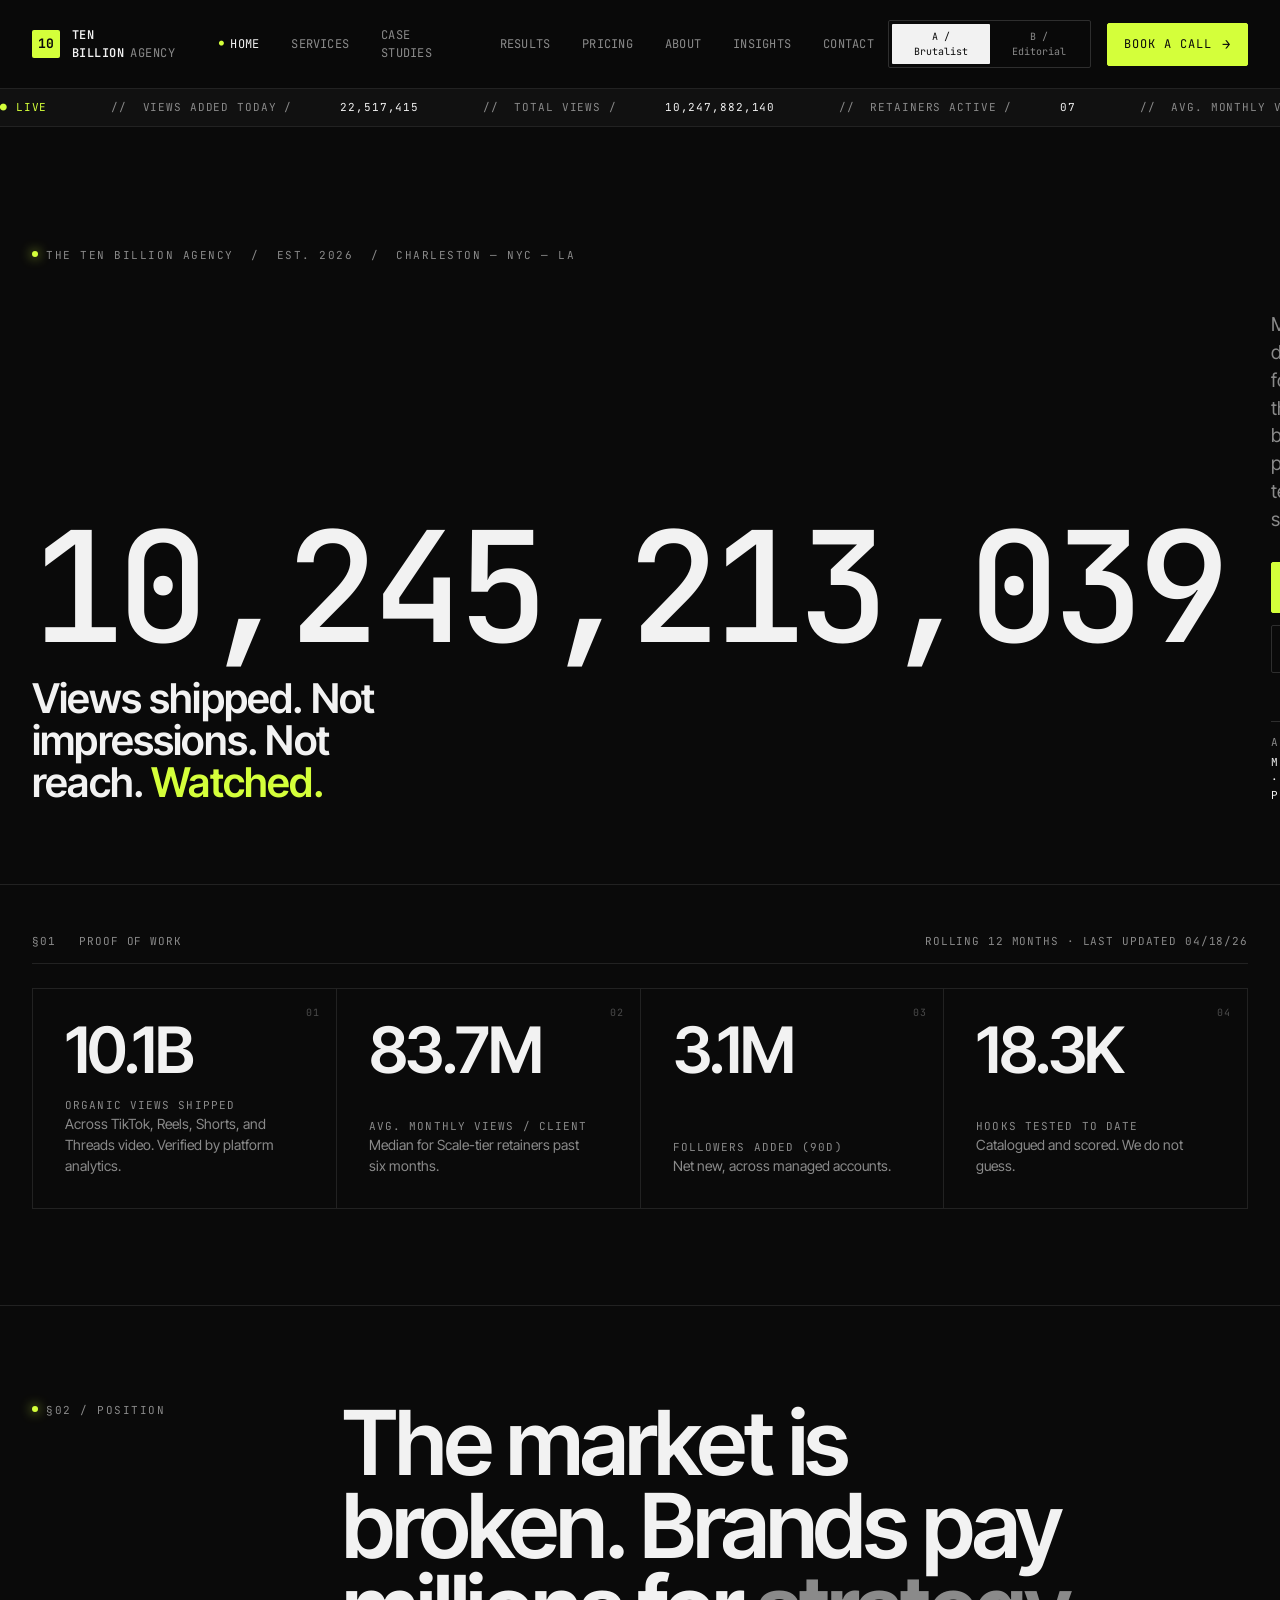
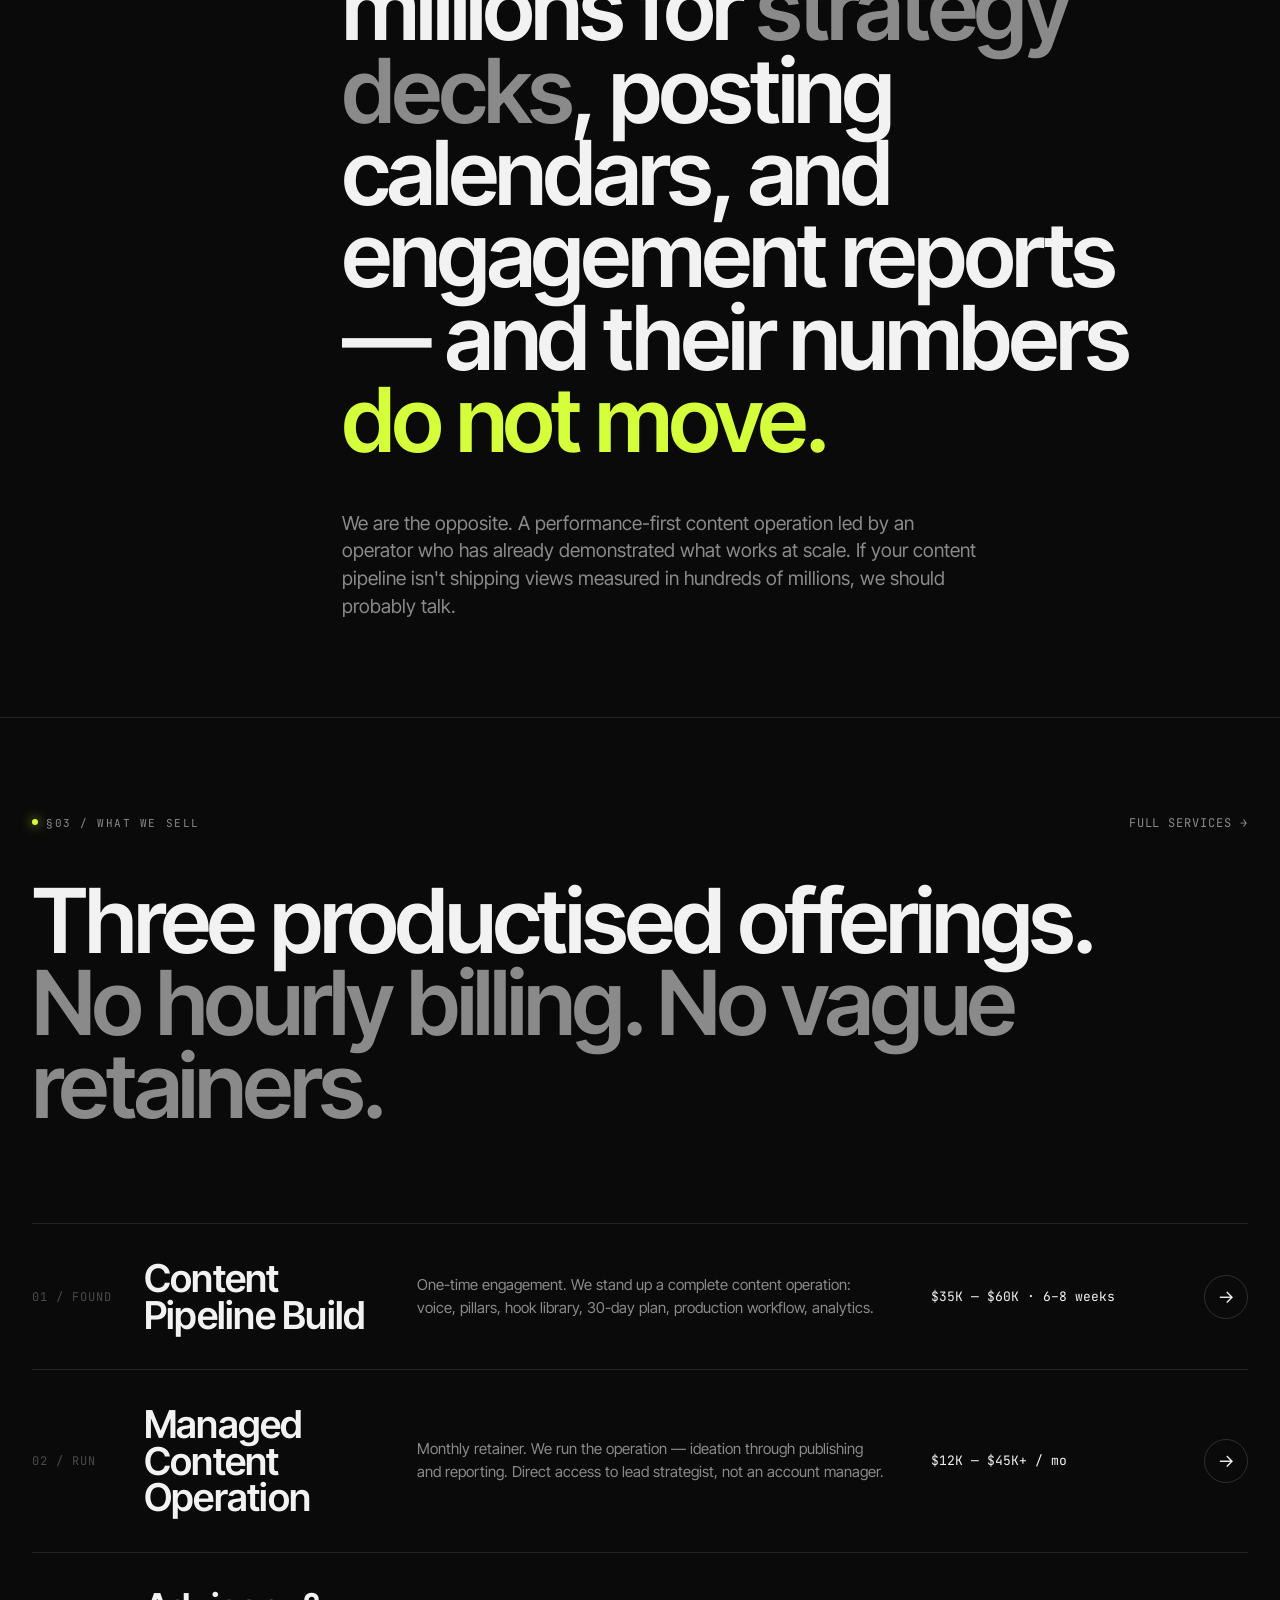
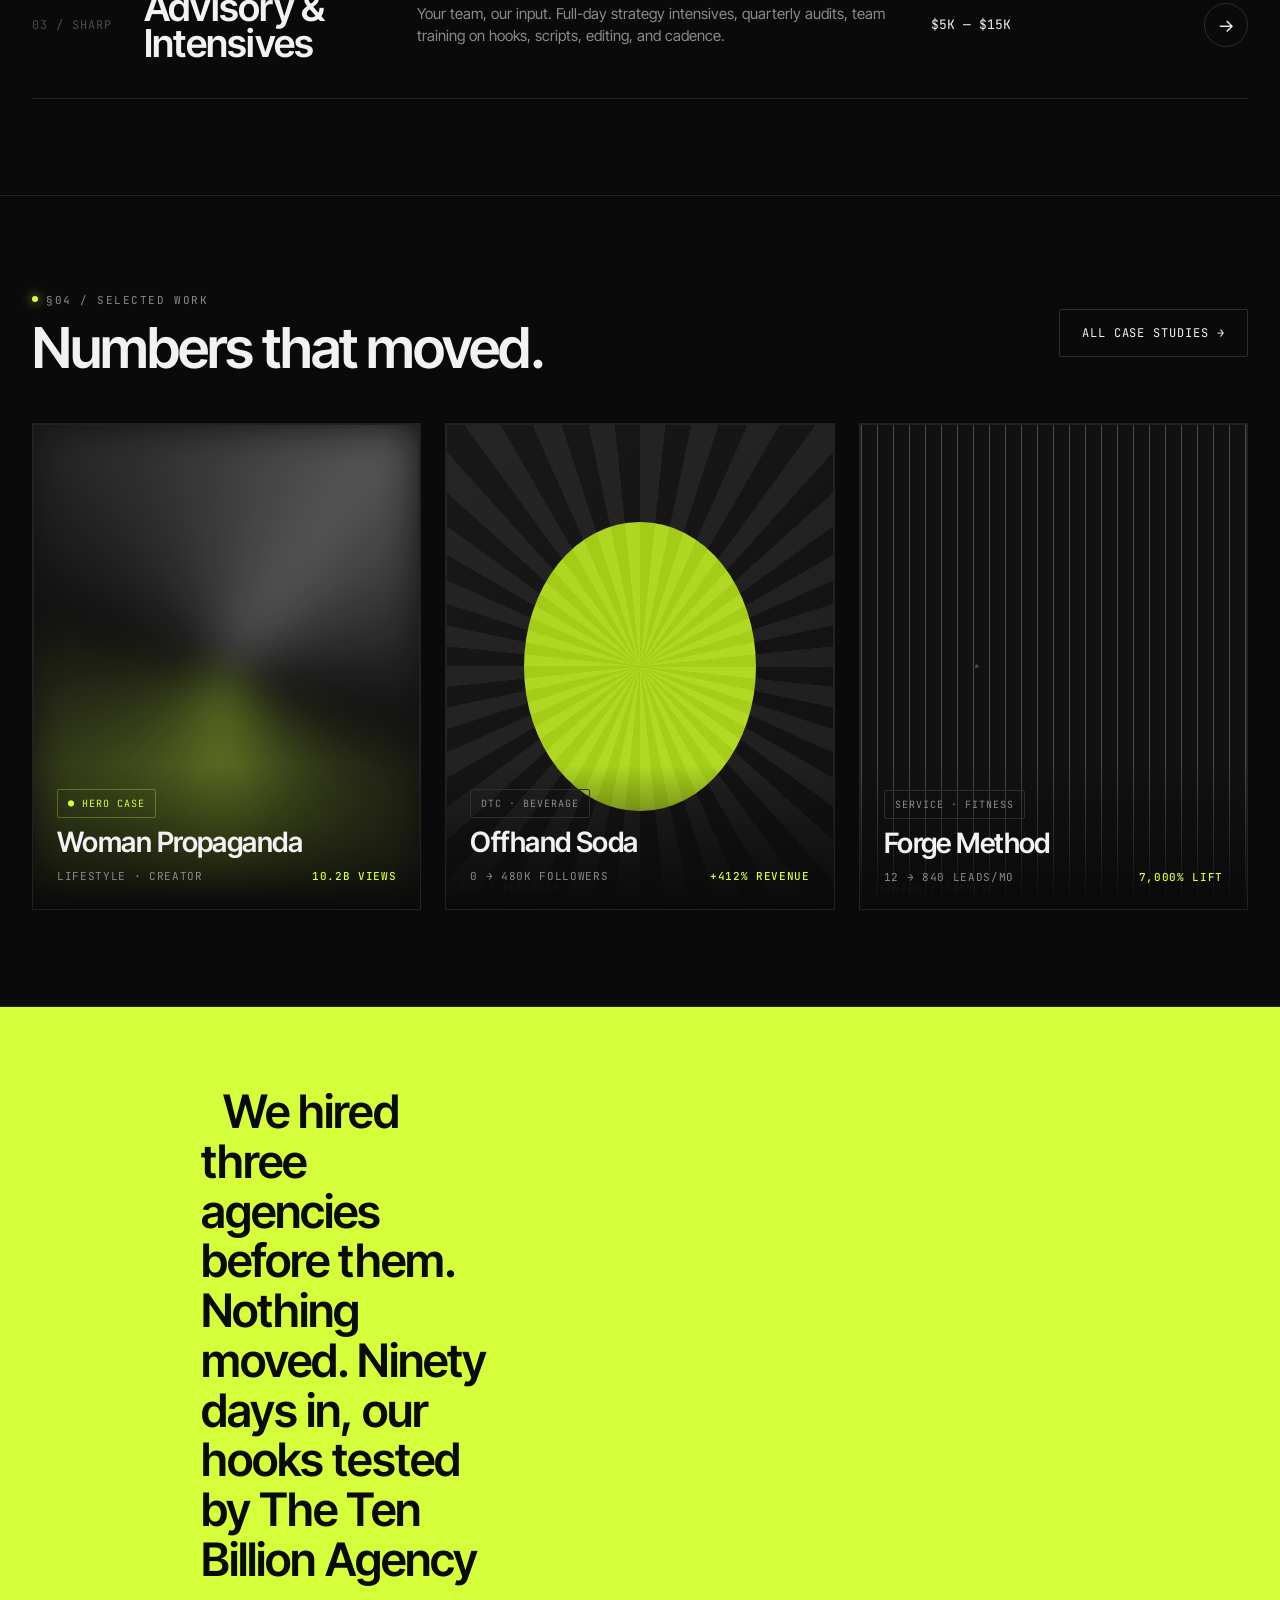
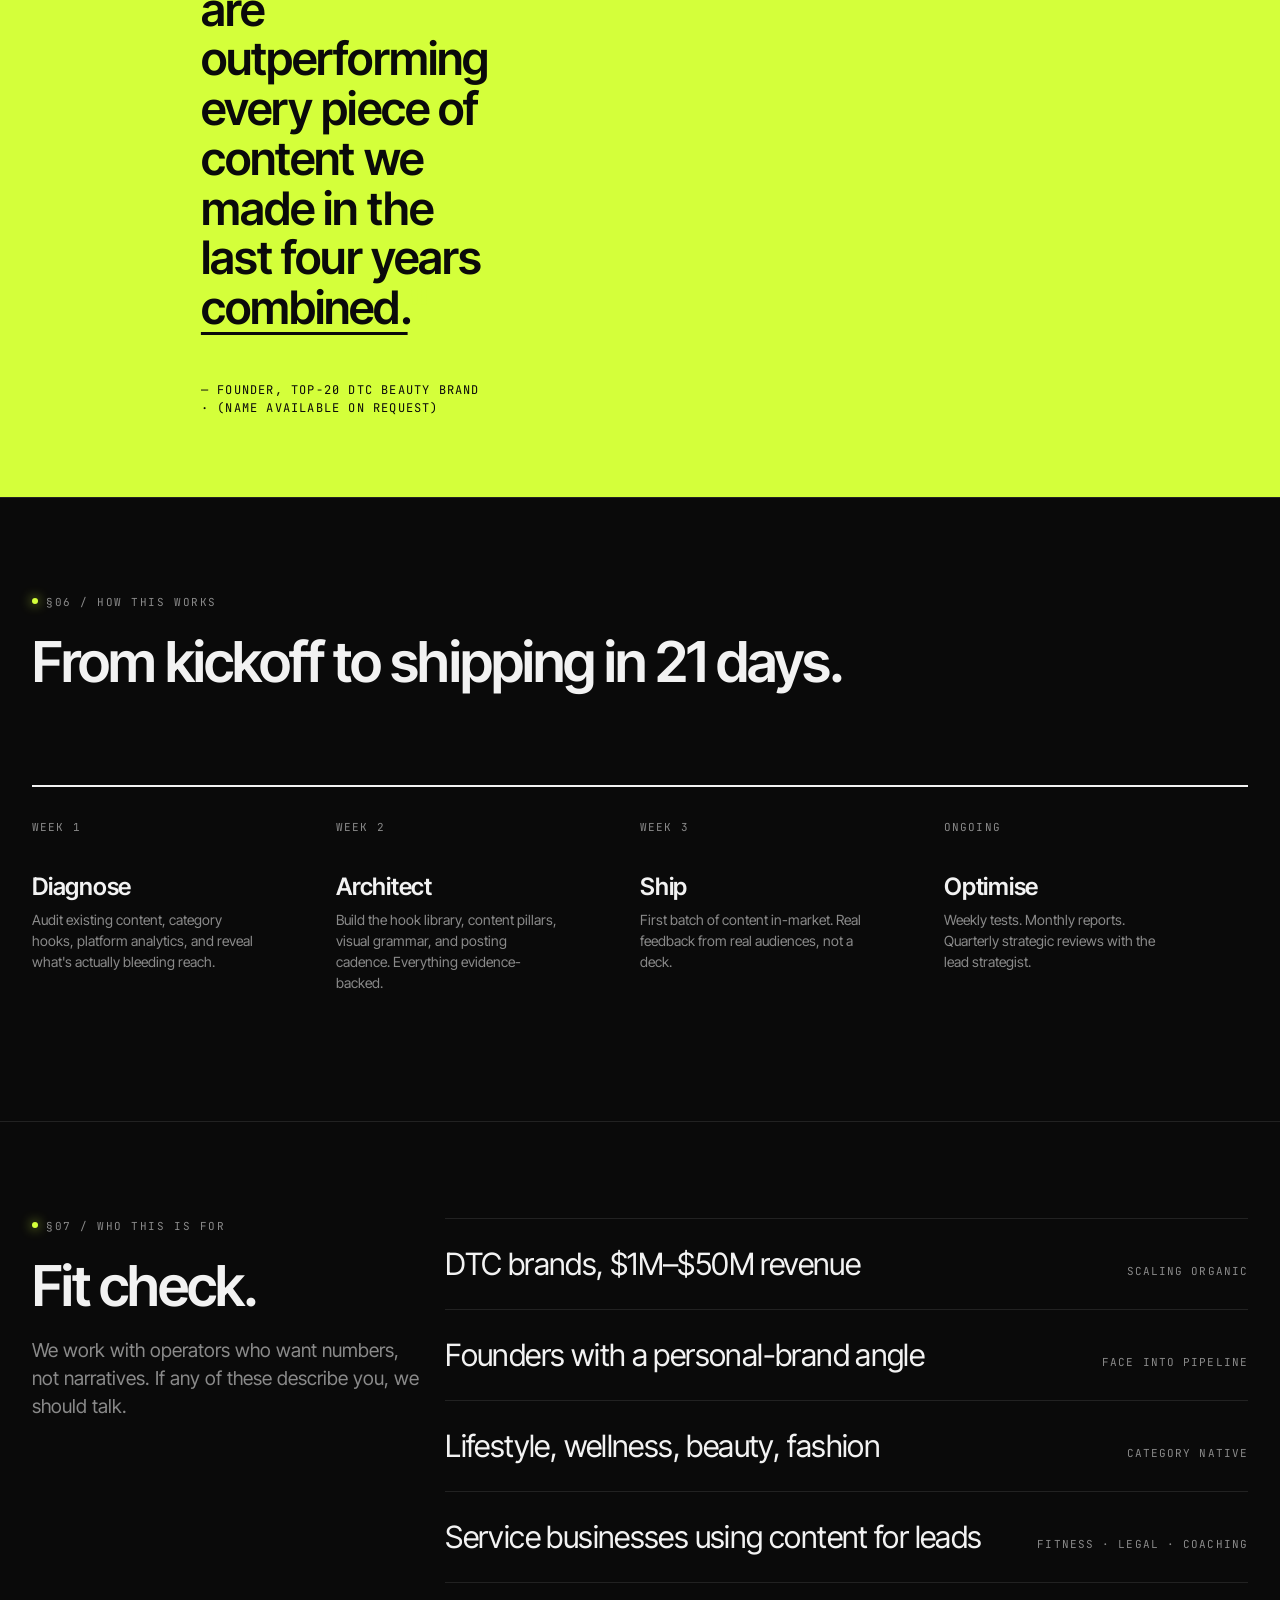
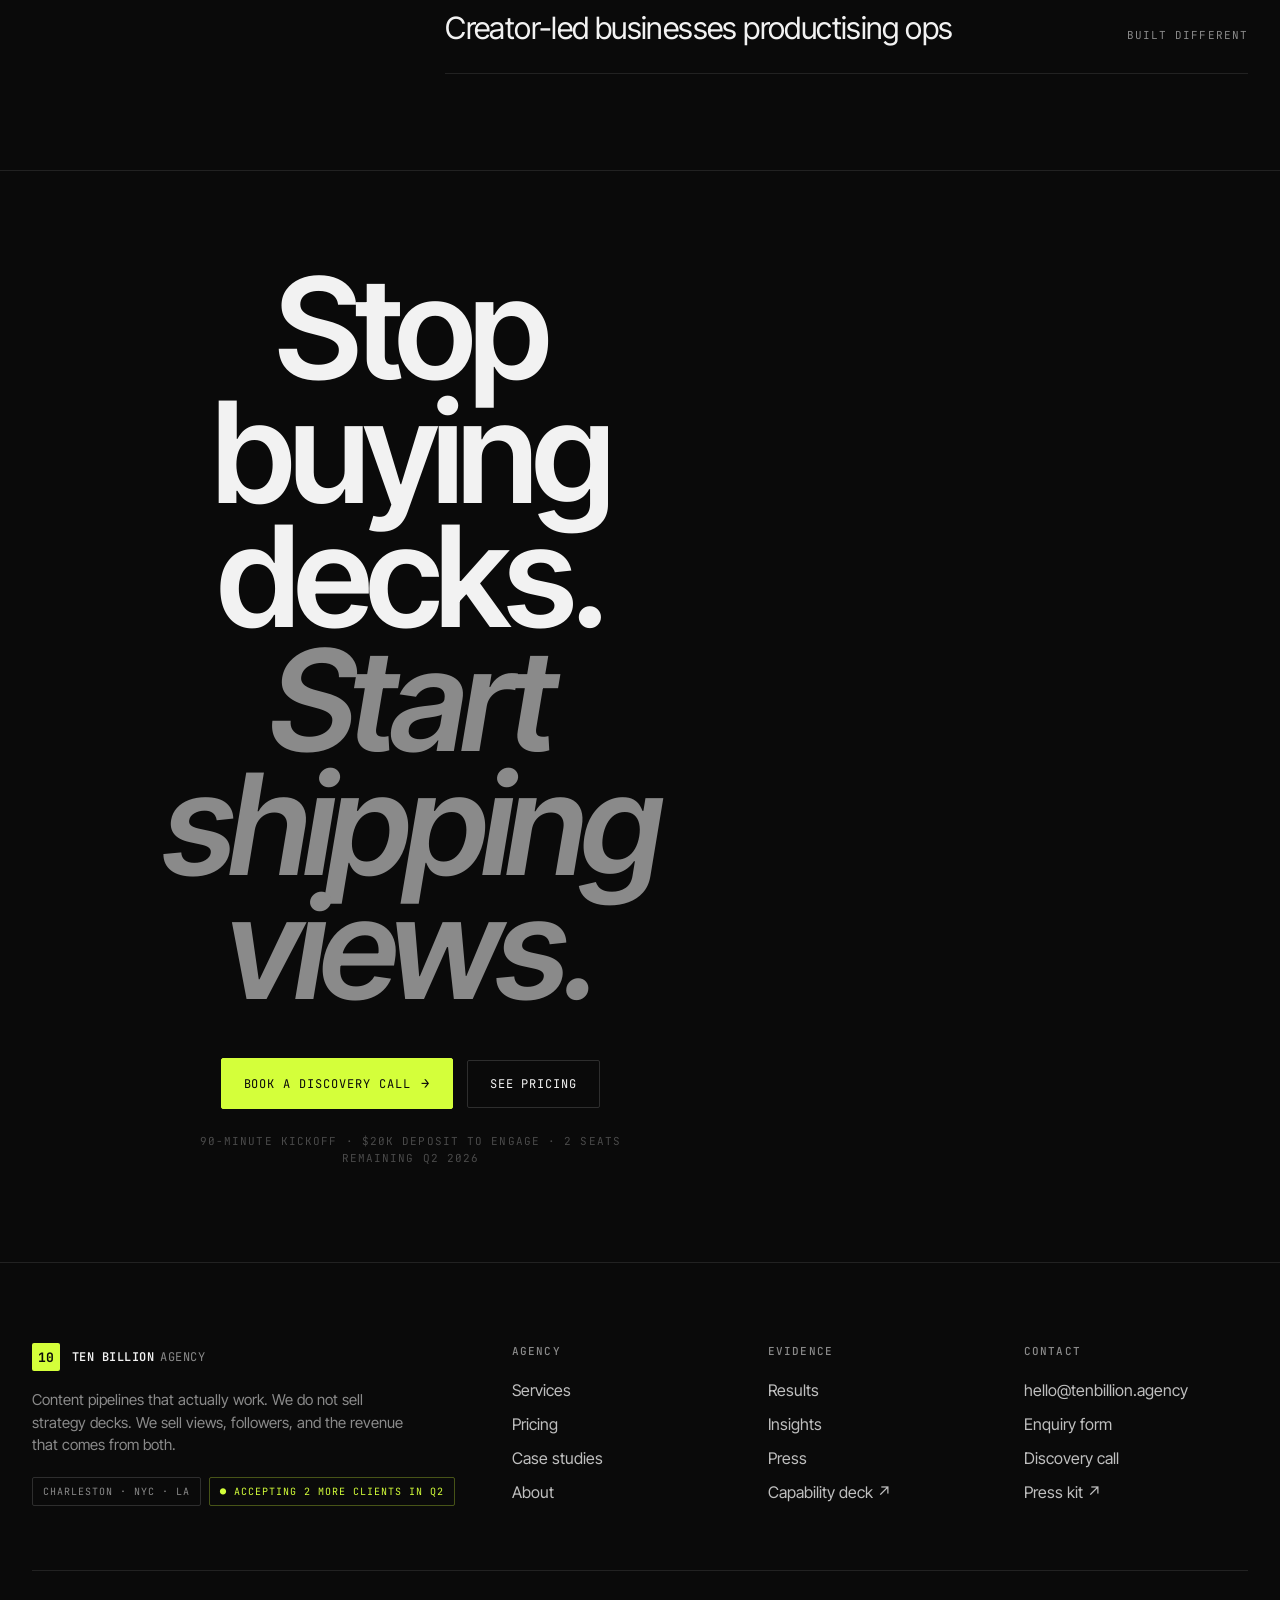
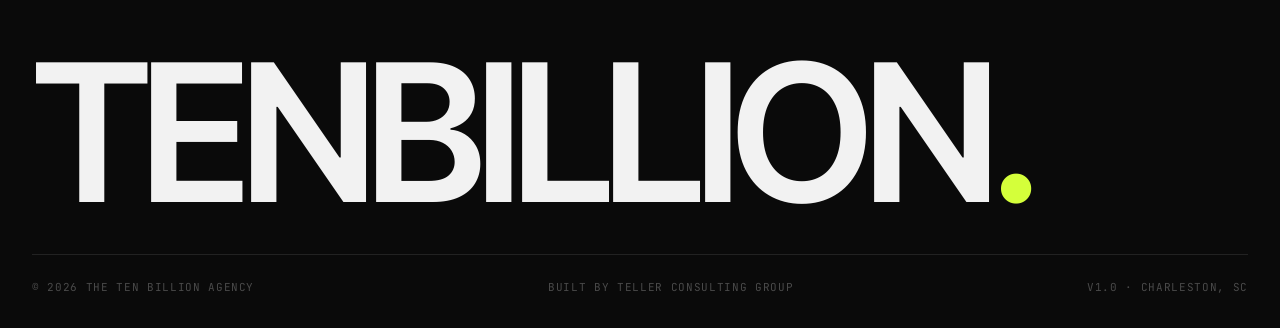
<file: index.html>
<!DOCTYPE html>
<html lang="en" data-direction="a">
<head>
<meta charset="UTF-8" />
<meta name="viewport" content="width=device-width, initial-scale=1.0" />
<title>The Ten Billion Agency — Content pipelines that actually work</title>
<link rel="preconnect" href="https://fonts.googleapis.com">
<link rel="preconnect" href="https://fonts.gstatic.com" crossorigin>
<link href="https://fonts.googleapis.com/css2?family=Inter+Tight:wght@400;500;600;700&family=Instrument+Serif:ital@0;1&family=JetBrains+Mono:wght@400;500;600&display=swap" rel="stylesheet">
<link rel="stylesheet" href="styles.css">
</head>
<body>
<header class="nav" id="nav"></header>
<div class="ticker" id="ticker"></div>

<main>

<!-- HERO -->
<section class="hero">
  <div class="wrap">
    <div class="eyebrow fade-in"><span class="dot"></span>THE TEN BILLION AGENCY &nbsp;/&nbsp; EST. 2026 &nbsp;/&nbsp; CHARLESTON — NYC — LA</div>

    <div class="hero-grid mt-lg">
      <div>
        <h1 class="counter fade-in" id="bigCount" aria-label="Ten billion views">10,247,882,140</h1>
        <div class="hero-sub fade-in">
          Views shipped. Not impressions. Not reach. <em style="font-style:normal;color:var(--lime)">Watched.</em>
        </div>
      </div>
      <div class="fade-in">
        <p class="lede">
          Most agencies sell strategy decks. We sell views, followers, and the revenue
          that comes from both. Built by the operator behind a portfolio that has
          crossed ten billion organic views on short-form video.
        </p>
        <div class="flex" style="gap:12px;margin-top:28px;flex-wrap:wrap">
          <a href="contact.html" class="btn btn-primary">Book a discovery call <span class="arrow">→</span></a>
          <a href="case-studies.html" class="btn btn-ghost">See the work</a>
        </div>
        <div class="mt-lg" style="display:grid;grid-template-columns:1fr 1fr;gap:16px;font-family:var(--mono);font-size:11px;letter-spacing:0.08em;text-transform:uppercase;color:var(--fg-dim)">
          <div style="border-top:1px solid var(--rule-strong);padding-top:12px">
            <div>Audited by</div>
            <div style="color:var(--fg);margin-top:4px">Meta Business · TikTok Pulse</div>
          </div>
          <div style="border-top:1px solid var(--rule-strong);padding-top:12px">
            <div>Retainer waitlist</div>
            <div style="color:var(--fg);margin-top:4px">2 seats, Q2 2026</div>
          </div>
        </div>
      </div>
    </div>
  </div>
</section>

<!-- METRIC GRID -->
<section style="padding-top:48px">
  <div class="wrap">
    <div class="rule-label">
      <span>§01 &nbsp; Proof of work</span>
      <span>Rolling 12 months · last updated 04/18/26</span>
    </div>
    <div class="metric-grid">
      <div class="metric">
        <span class="m-tag">01</span>
        <div class="m-num"><span id="m1">10.2</span>B</div>
        <div>
          <div class="m-label">Organic views shipped</div>
          <div class="m-sub">Across TikTok, Reels, Shorts, and Threads video. Verified by platform analytics.</div>
        </div>
      </div>
      <div class="metric">
        <span class="m-tag">02</span>
        <div class="m-num"><span id="m2">84.2</span>M</div>
        <div>
          <div class="m-label">Avg. monthly views / client</div>
          <div class="m-sub">Median for Scale-tier retainers past six months.</div>
        </div>
      </div>
      <div class="metric">
        <span class="m-tag">03</span>
        <div class="m-num"><span id="m3">3.1</span>M</div>
        <div>
          <div class="m-label">Followers added (90d)</div>
          <div class="m-sub">Net new, across managed accounts.</div>
        </div>
      </div>
      <div class="metric">
        <span class="m-tag">04</span>
        <div class="m-num"><span id="m4">18.4</span>K</div>
        <div>
          <div class="m-label">Hooks tested to date</div>
          <div class="m-sub">Catalogued and scored. We do not guess.</div>
        </div>
      </div>
    </div>
  </div>
</section>

<!-- POSITIONING -->
<section>
  <div class="wrap">
    <div class="grid grid-12">
      <div class="col-3">
        <div class="eyebrow"><span class="dot"></span>§02 / Position</div>
      </div>
      <div class="col-8">
        <h2 class="display-lg fade-in">
          The market is broken. Brands pay millions for <span style="color:var(--fg-dim)">strategy decks</span>,
          posting calendars, and engagement reports — and their numbers <em style="font-style:normal;color:var(--lime)">do not move.</em>
        </h2>
        <p class="lede mt-lg fade-in">
          We are the opposite. A performance-first content operation led by an operator
          who has already demonstrated what works at scale. If your content pipeline
          isn't shipping views measured in hundreds of millions, we should probably talk.
        </p>
      </div>
    </div>
  </div>
</section>

<!-- SERVICE ROWS -->
<section>
  <div class="wrap">
    <div class="flex between mb-lg">
      <div class="eyebrow"><span class="dot"></span>§03 / What we sell</div>
      <a href="services.html" class="mono" style="font-size:12px;letter-spacing:0.08em;text-transform:uppercase;color:var(--fg-dim)">Full services →</a>
    </div>
    <h2 class="display-lg mb-lg fade-in">Three productised offerings.<br/><span style="color:var(--fg-dim)">No hourly billing. No vague retainers.</span></h2>

    <div class="mt-xl">
      <a href="services.html#build" class="service-row">
        <span class="num">01 / FOUND</span>
        <h3>Content Pipeline Build</h3>
        <p class="desc">One-time engagement. We stand up a complete content operation: voice, pillars, hook library, 30-day plan, production workflow, analytics.</p>
        <span class="price">$35K — $60K · 6–8 weeks</span>
        <span class="arrow-cta">→</span>
      </a>
      <a href="services.html#managed" class="service-row">
        <span class="num">02 / RUN</span>
        <h3>Managed Content Operation</h3>
        <p class="desc">Monthly retainer. We run the operation — ideation through publishing and reporting. Direct access to lead strategist, not an account manager.</p>
        <span class="price">$12K — $45K+ / mo</span>
        <span class="arrow-cta">→</span>
      </a>
      <a href="services.html#advisory" class="service-row">
        <span class="num">03 / SHARP</span>
        <h3>Advisory &amp; Intensives</h3>
        <p class="desc">Your team, our input. Full-day strategy intensives, quarterly audits, team training on hooks, scripts, editing, and cadence.</p>
        <span class="price">$5K — $15K</span>
        <span class="arrow-cta">→</span>
      </a>
    </div>
  </div>
</section>

<!-- CASE GRID -->
<section>
  <div class="wrap">
    <div class="flex between mb-lg">
      <div>
        <div class="eyebrow"><span class="dot"></span>§04 / Selected work</div>
        <h2 class="display-md mt-sm fade-in">Numbers that moved.</h2>
      </div>
      <a href="case-studies.html" class="btn btn-ghost">All case studies →</a>
    </div>

    <div class="grid grid-3 mt-lg">
      <a class="case-card fade-in" href="case-studies.html#wp">
        <div class="case-vis abstract abstract-2" data-label=""></div>
        <div class="case-meta">
          <div class="chip accent">● Hero case</div>
          <div class="case-title" style="margin-top:10px">Woman Propaganda</div>
          <div class="case-row">
            <span>Lifestyle · Creator</span>
            <span class="case-stat">10.2B views</span>
          </div>
        </div>
      </a>
      <a class="case-card fade-in" href="case-studies.html#dtc">
        <div class="case-vis abstract abstract-4" data-label="DTC / beverage"><div class="core"></div></div>
        <div class="case-meta">
          <div class="chip">DTC · Beverage</div>
          <div class="case-title" style="margin-top:10px">Offhand Soda</div>
          <div class="case-row">
            <span>0 → 480K followers</span>
            <span class="case-stat">+412% revenue</span>
          </div>
        </div>
      </a>
      <a class="case-card fade-in" href="case-studies.html#fitness">
        <div class="case-vis abstract abstract-1" data-label="Service / fitness"></div>
        <div class="case-meta">
          <div class="chip">Service · Fitness</div>
          <div class="case-title" style="margin-top:10px">Forge Method</div>
          <div class="case-row">
            <span>12 → 840 leads/mo</span>
            <span class="case-stat">7,000% lift</span>
          </div>
        </div>
      </a>
    </div>
  </div>
</section>

<!-- QUOTE -->
<section class="banner">
  <div class="wrap">
    <div class="grid grid-12">
      <div class="col-8" style="grid-column-start:3">
        <p class="quote fade-in">
          <span class="q-mark">"</span>We hired three agencies before them. Nothing moved.
          Ninety days in, our hooks tested by The Ten Billion Agency are outperforming
          every piece of content we made in the last four years <em style="font-style:normal;text-decoration:underline;text-decoration-thickness:3px;text-underline-offset:8px">combined.</em><span class="q-mark">"</span>
        </p>
        <div class="mt-lg mono" style="font-size:12px;letter-spacing:0.1em;text-transform:uppercase;">
          — Founder, Top-20 DTC beauty brand · (Name available on request)
        </div>
      </div>
    </div>
  </div>
</section>

<!-- PROCESS -->
<section>
  <div class="wrap">
    <div class="eyebrow mb-md"><span class="dot"></span>§06 / How this works</div>
    <h2 class="display-md mb-xl fade-in">From kickoff to shipping in 21 days.</h2>

    <div class="process">
      <div class="step fade-in">
        <div class="n">Week 1</div>
        <h4>Diagnose</h4>
        <p>Audit existing content, category hooks, platform analytics, and reveal what's actually bleeding reach.</p>
      </div>
      <div class="step fade-in">
        <div class="n">Week 2</div>
        <h4>Architect</h4>
        <p>Build the hook library, content pillars, visual grammar, and posting cadence. Everything evidence-backed.</p>
      </div>
      <div class="step fade-in">
        <div class="n">Week 3</div>
        <h4>Ship</h4>
        <p>First batch of content in-market. Real feedback from real audiences, not a deck.</p>
      </div>
      <div class="step fade-in">
        <div class="n">Ongoing</div>
        <h4>Optimise</h4>
        <p>Weekly tests. Monthly reports. Quarterly strategic reviews with the lead strategist.</p>
      </div>
    </div>
  </div>
</section>

<!-- ICP -->
<section>
  <div class="wrap">
    <div class="grid grid-12">
      <div class="col-4">
        <div class="eyebrow mb-md"><span class="dot"></span>§07 / Who this is for</div>
        <h2 class="display-md fade-in">Fit check.</h2>
        <p class="lede mt-md">We work with operators who want numbers, not narratives. If any of these describe you, we should talk.</p>
      </div>
      <div class="col-8">
        <div class="stack" style="gap:0">
          <div style="padding:22px 0;border-top:1px solid var(--rule);display:flex;justify-content:space-between;align-items:baseline;gap:24px">
            <div style="font-family:var(--headline-font);font-size:clamp(22px,2.4vw,32px);letter-spacing:-0.02em">DTC brands, $1M–$50M revenue</div>
            <span class="mono text-dim" style="font-size:11px;letter-spacing:0.1em;text-transform:uppercase">Scaling organic</span>
          </div>
          <div style="padding:22px 0;border-top:1px solid var(--rule);display:flex;justify-content:space-between;align-items:baseline;gap:24px">
            <div style="font-family:var(--headline-font);font-size:clamp(22px,2.4vw,32px);letter-spacing:-0.02em">Founders with a personal-brand angle</div>
            <span class="mono text-dim" style="font-size:11px;letter-spacing:0.1em;text-transform:uppercase">Face into pipeline</span>
          </div>
          <div style="padding:22px 0;border-top:1px solid var(--rule);display:flex;justify-content:space-between;align-items:baseline;gap:24px">
            <div style="font-family:var(--headline-font);font-size:clamp(22px,2.4vw,32px);letter-spacing:-0.02em">Lifestyle, wellness, beauty, fashion</div>
            <span class="mono text-dim" style="font-size:11px;letter-spacing:0.1em;text-transform:uppercase">Category native</span>
          </div>
          <div style="padding:22px 0;border-top:1px solid var(--rule);display:flex;justify-content:space-between;align-items:baseline;gap:24px">
            <div style="font-family:var(--headline-font);font-size:clamp(22px,2.4vw,32px);letter-spacing:-0.02em">Service businesses using content for leads</div>
            <span class="mono text-dim" style="font-size:11px;letter-spacing:0.1em;text-transform:uppercase">Fitness · legal · coaching</span>
          </div>
          <div style="padding:22px 0;border-top:1px solid var(--rule);border-bottom:1px solid var(--rule);display:flex;justify-content:space-between;align-items:baseline;gap:24px">
            <div style="font-family:var(--headline-font);font-size:clamp(22px,2.4vw,32px);letter-spacing:-0.02em">Creator-led businesses productising ops</div>
            <span class="mono text-dim" style="font-size:11px;letter-spacing:0.1em;text-transform:uppercase">Built different</span>
          </div>
        </div>
      </div>
    </div>
  </div>
</section>

<!-- CTA -->
<section>
  <div class="wrap">
    <div class="grid grid-12">
      <div class="col-8" style="grid-column-start:3">
        <h2 class="display-xl fade-in text-center" style="text-align:center">
          Stop buying decks.<br/>
          <span style="color:var(--fg-dim);font-style:italic">Start shipping views.</span>
        </h2>
        <div class="flex center mt-lg" style="gap:14px;flex-wrap:wrap">
          <a href="contact.html" class="btn btn-primary">Book a discovery call <span class="arrow">→</span></a>
          <a href="pricing.html" class="btn btn-ghost">See pricing</a>
        </div>
        <p class="text-center mt-md mono" style="font-size:11px;letter-spacing:0.1em;text-transform:uppercase;color:var(--fg-mute)">
          90-minute kickoff · $20K deposit to engage · 2 seats remaining Q2 2026
        </p>
      </div>
    </div>
  </div>
</section>

</main>

<footer class="foot" id="foot"></footer>

<script>window.PAGE = 'home';</script>
<script src="shared.js"></script>
<script>
  function animStat(el, target, decimals = 1) {
    const start = performance.now();
    const dur = 1600;
    function tick(now) {
      const t = Math.min(1, (now - start) / dur);
      const eased = 1 - Math.pow(1 - t, 3);
      el.textContent = (target * eased).toFixed(decimals);
      if (t < 1) requestAnimationFrame(tick);
    }
    requestAnimationFrame(tick);
  }
  const obs = new IntersectionObserver((ents) => {
    ents.forEach(e => {
      if (e.isIntersecting && !e.target.dataset.ran) {
        e.target.dataset.ran = '1';
        const map = { m1: [10.2, 1], m2: [84.2, 1], m3: [3.1, 1], m4: [18.4, 1] };
        const [v, d] = map[e.target.id];
        animStat(e.target, v, d);
      }
    });
  }, { threshold: 0.5 });
  ['m1', 'm2', 'm3', 'm4'].forEach(id => {
    const el = document.getElementById(id);
    if (el) obs.observe(el);
  });
  document.addEventListener('DOMContentLoaded', () => {
    animateCounter(document.getElementById('bigCount'), 10247882140, 2600);
  });
</script>
</body>
</html>
</file>
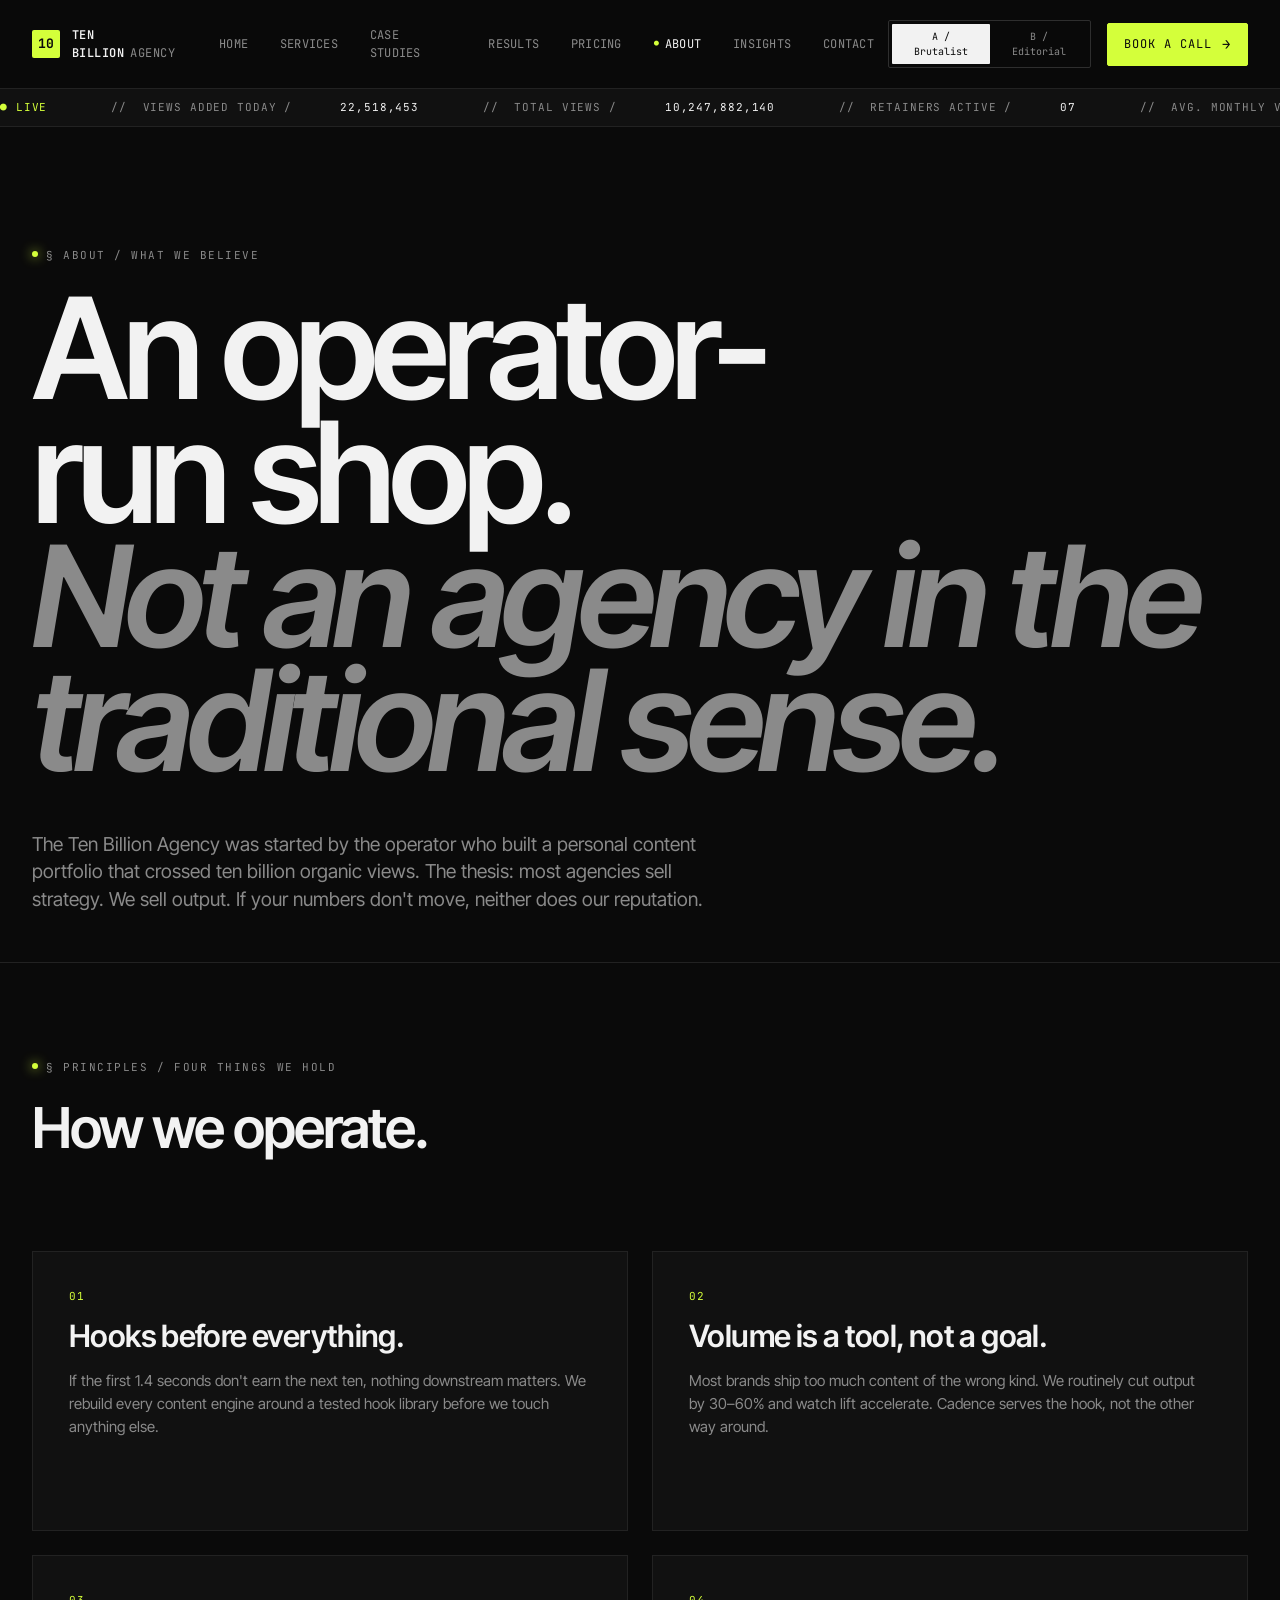
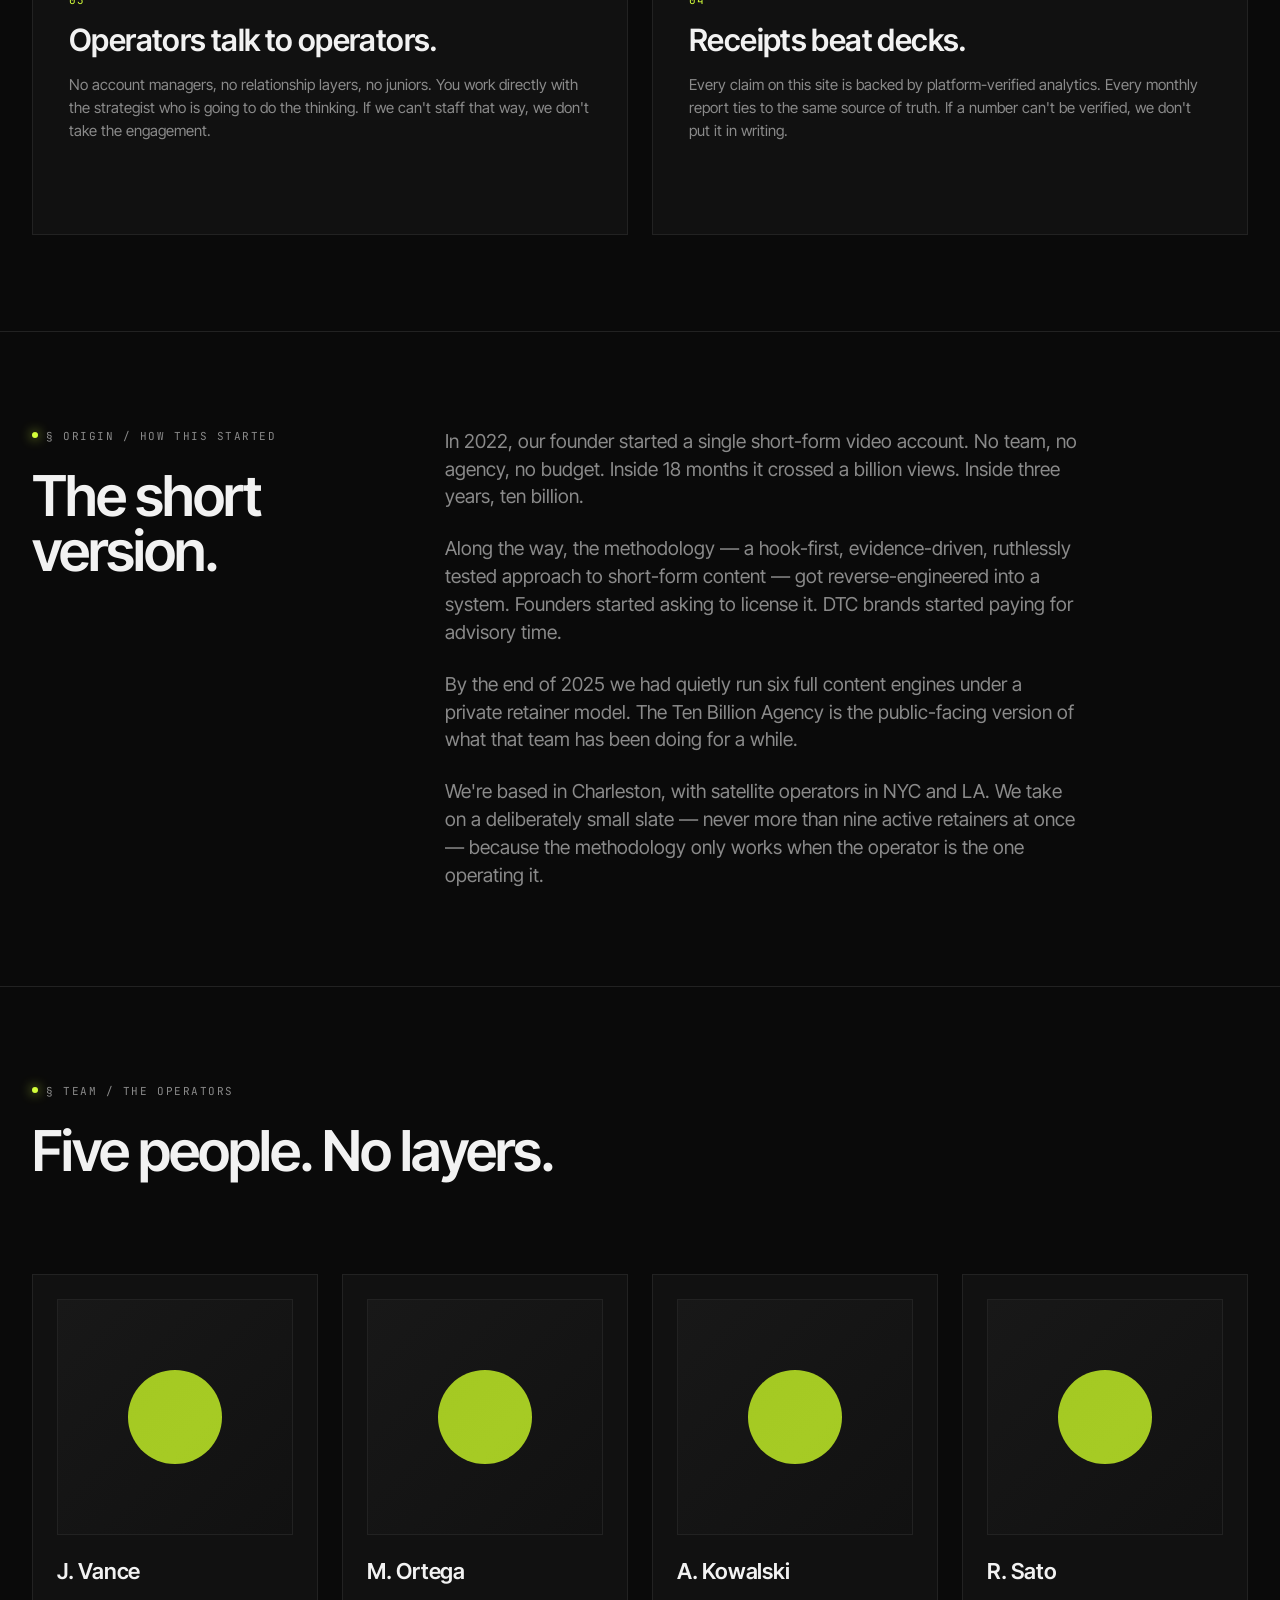
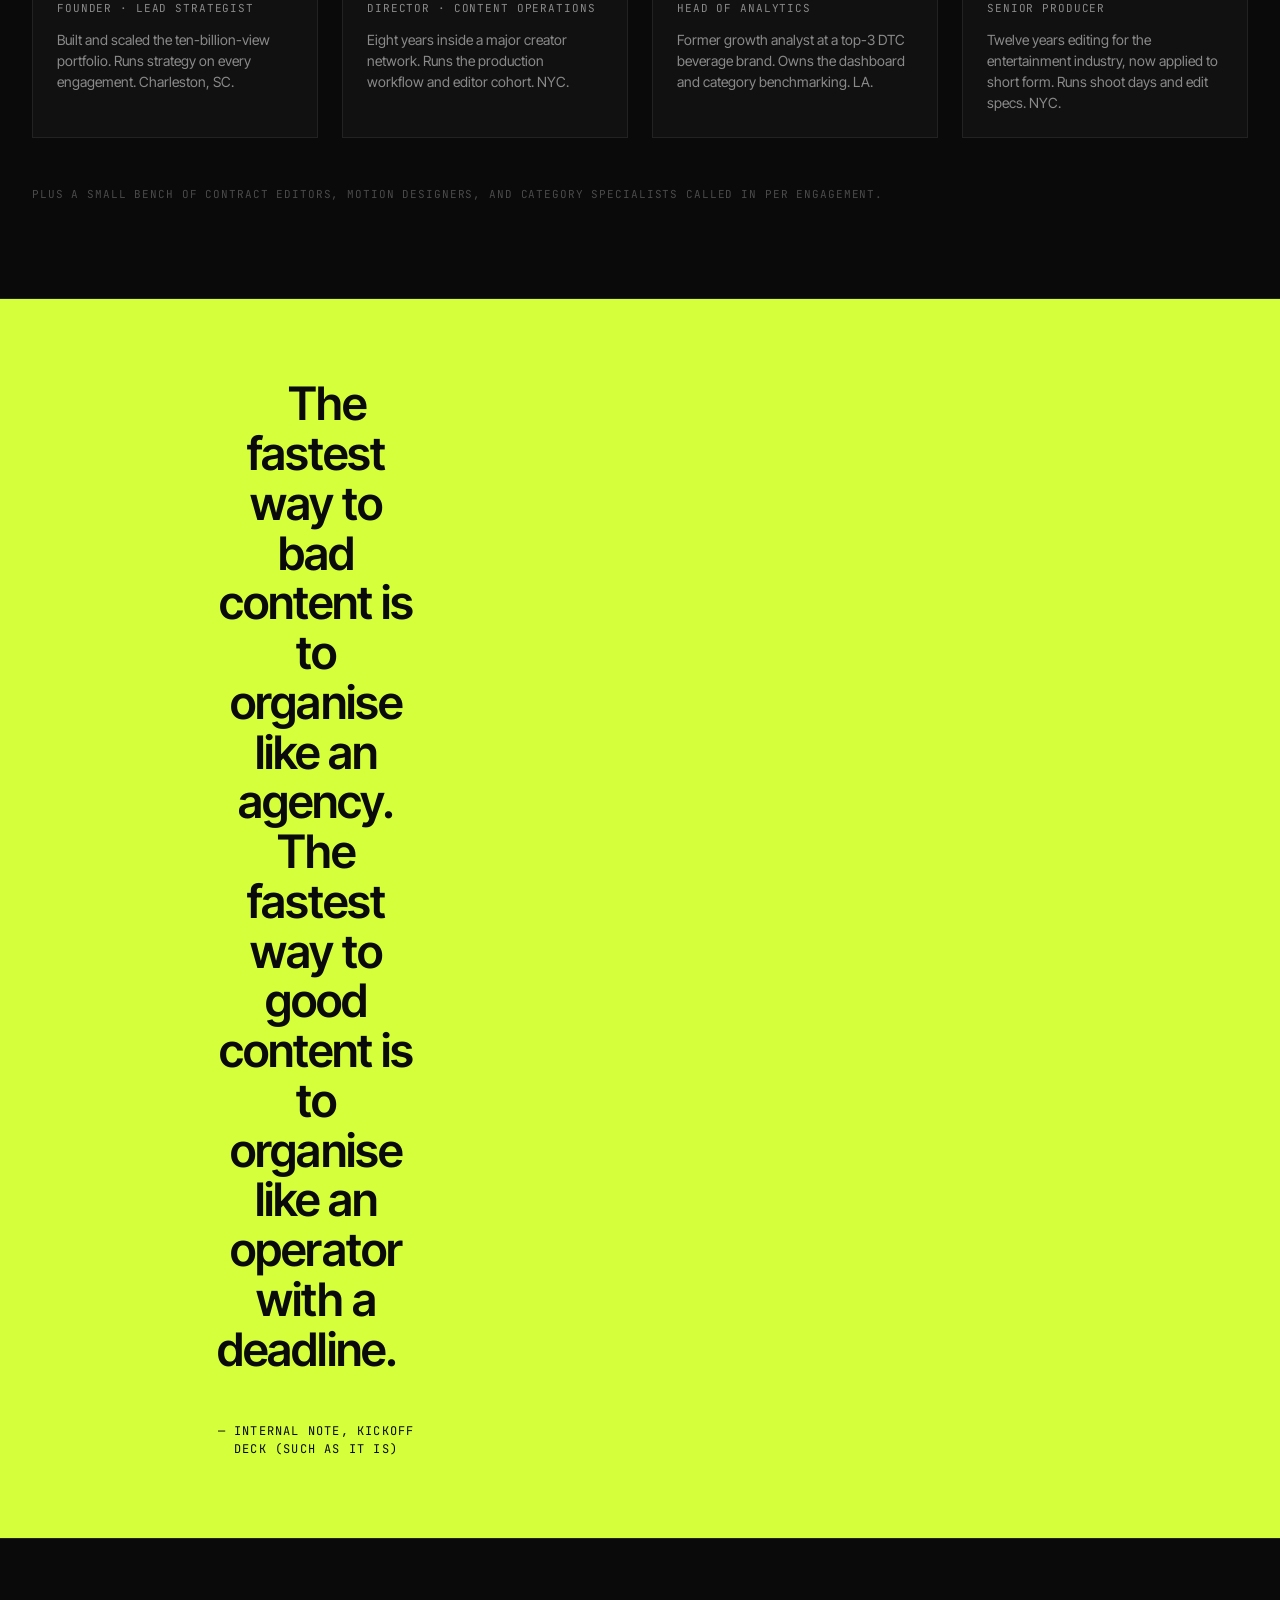
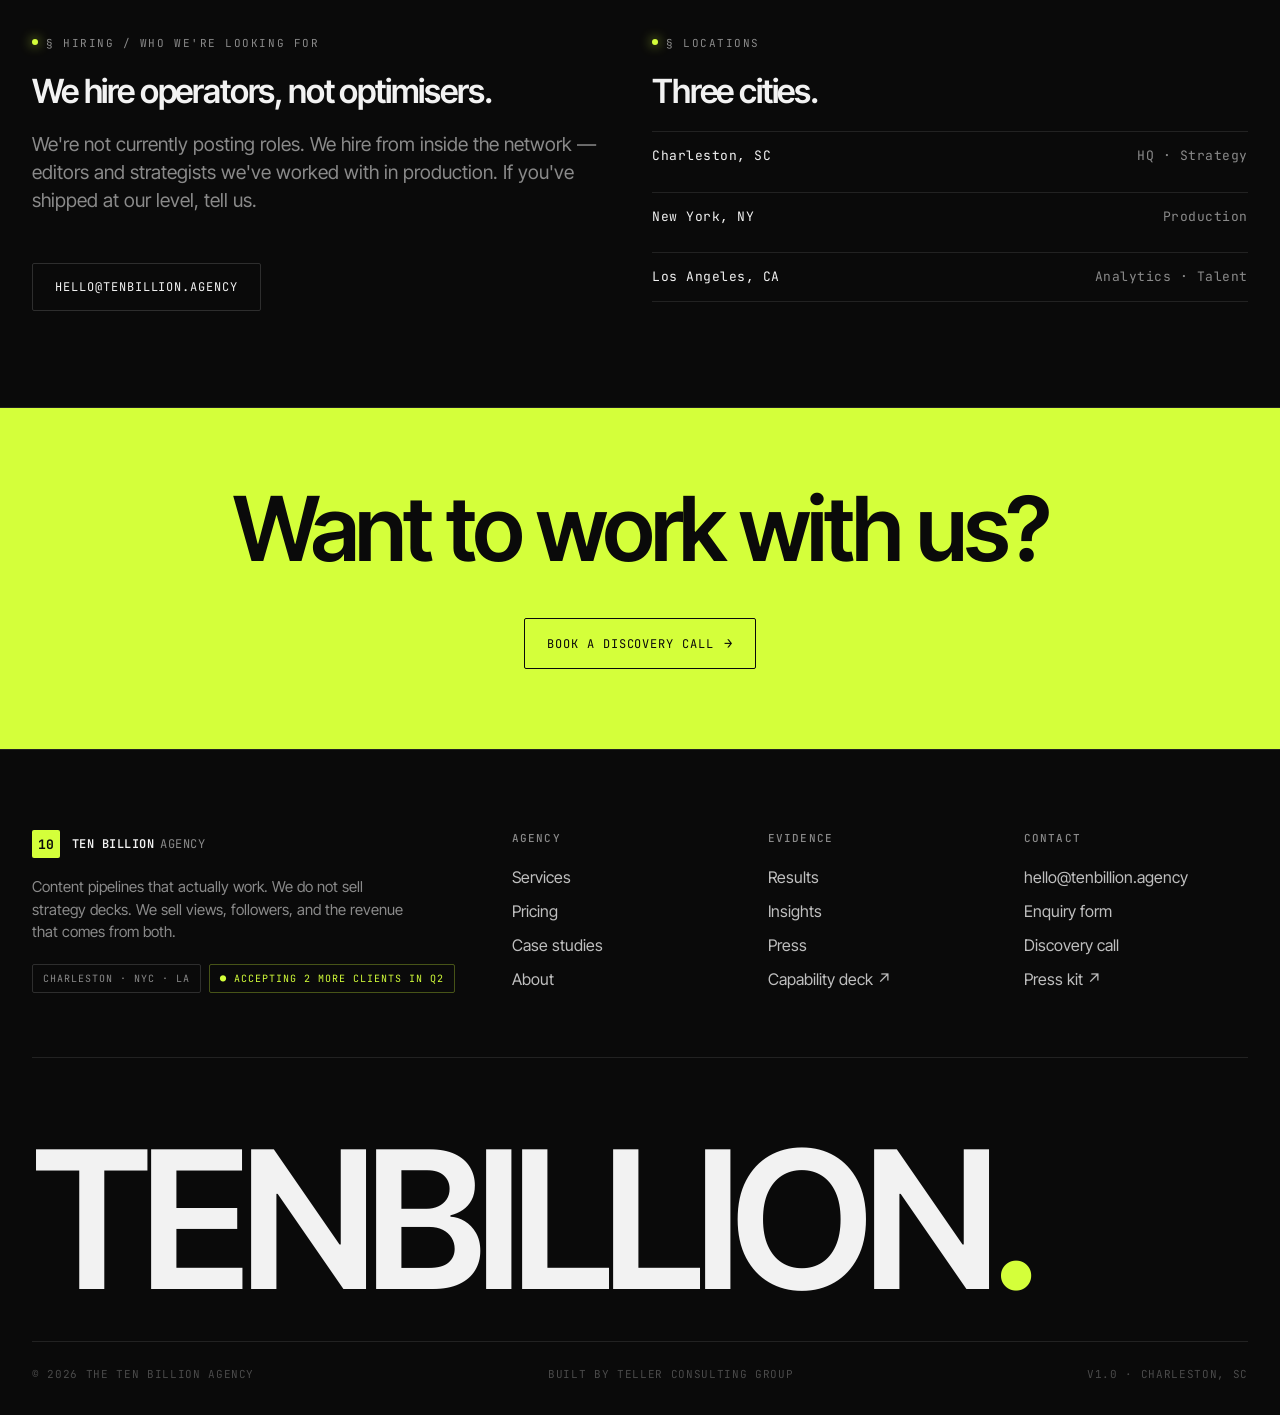
<file: about.html>
<!DOCTYPE html>
<html lang="en" data-direction="a">
<head>
<meta charset="UTF-8" />
<meta name="viewport" content="width=device-width, initial-scale=1.0" />
<title>About — The Ten Billion Agency</title>
<link rel="preconnect" href="https://fonts.googleapis.com">
<link rel="preconnect" href="https://fonts.gstatic.com" crossorigin>
<link href="https://fonts.googleapis.com/css2?family=Inter+Tight:wght@400;500;600;700&family=Instrument+Serif:ital@0;1&family=JetBrains+Mono:wght@400;500;600&display=swap" rel="stylesheet">
<link rel="stylesheet" href="styles.css">
</head>
<body>
<header class="nav" id="nav"></header>
<div class="ticker" id="ticker"></div>

<main>

<!-- HERO -->
<section class="hero" style="padding-bottom:48px">
  <div class="wrap">
    <div class="eyebrow fade-in"><span class="dot"></span>§ About / What we believe</div>
    <h1 class="display-xl fade-in mt-md">An operator-run shop.<br/><span style="color:var(--fg-dim);font-style:italic">Not an agency in the traditional sense.</span></h1>
    <p class="lede mt-lg fade-in" style="max-width:62ch">
      The Ten Billion Agency was started by the operator who built a personal content portfolio that crossed ten billion organic views.
      The thesis: most agencies sell strategy. We sell output. If your numbers don't move, neither does our reputation.
    </p>
  </div>
</section>

<!-- PRINCIPLES -->
<section>
  <div class="wrap">
    <div class="eyebrow mb-md"><span class="dot"></span>§ Principles / Four things we hold</div>
    <h2 class="display-md mb-xl fade-in">How we operate.</h2>

    <div class="grid grid-2">
      <div class="principle fade-in">
        <span class="p-n">01</span>
        <h3>Hooks before everything.</h3>
        <p>If the first 1.4 seconds don't earn the next ten, nothing downstream matters. We rebuild every content engine around a tested hook library before we touch anything else.</p>
      </div>
      <div class="principle fade-in">
        <span class="p-n">02</span>
        <h3>Volume is a tool, not a goal.</h3>
        <p>Most brands ship too much content of the wrong kind. We routinely cut output by 30–60% and watch lift accelerate. Cadence serves the hook, not the other way around.</p>
      </div>
      <div class="principle fade-in">
        <span class="p-n">03</span>
        <h3>Operators talk to operators.</h3>
        <p>No account managers, no relationship layers, no juniors. You work directly with the strategist who is going to do the thinking. If we can't staff that way, we don't take the engagement.</p>
      </div>
      <div class="principle fade-in">
        <span class="p-n">04</span>
        <h3>Receipts beat decks.</h3>
        <p>Every claim on this site is backed by platform-verified analytics. Every monthly report ties to the same source of truth. If a number can't be verified, we don't put it in writing.</p>
      </div>
    </div>
  </div>
</section>

<!-- ORIGIN STORY -->
<section>
  <div class="wrap">
    <div class="grid grid-12">
      <div class="col-4">
        <div class="eyebrow mb-md"><span class="dot"></span>§ Origin / How this started</div>
        <h2 class="display-md fade-in">The short version.</h2>
      </div>
      <div class="col-8">
        <div class="stack gap-md">
          <p class="lede fade-in">
            In 2022, our founder started a single short-form video account. No team, no agency, no budget.
            Inside 18 months it crossed a billion views. Inside three years, ten billion.
          </p>
          <p class="lede fade-in">
            Along the way, the methodology — a hook-first, evidence-driven, ruthlessly tested approach to short-form content —
            got reverse-engineered into a system. Founders started asking to license it. DTC brands started paying for advisory time.
          </p>
          <p class="lede fade-in">
            By the end of 2025 we had quietly run six full content engines under a private retainer model.
            The Ten Billion Agency is the public-facing version of what that team has been doing for a while.
          </p>
          <p class="lede fade-in">
            We're based in Charleston, with satellite operators in NYC and LA. We take on a deliberately small slate —
            never more than nine active retainers at once — because the methodology only works when the operator is the one operating it.
          </p>
        </div>
      </div>
    </div>
  </div>
</section>

<!-- TEAM -->
<section>
  <div class="wrap">
    <div class="eyebrow mb-md"><span class="dot"></span>§ Team / The operators</div>
    <h2 class="display-md mb-xl fade-in">Five people. No layers.</h2>

    <div class="grid grid-4">
      <div class="team-card fade-in">
        <div class="avatar"></div>
        <div class="name">J. Vance</div>
        <div class="role">Founder · Lead strategist</div>
        <p>Built and scaled the ten-billion-view portfolio. Runs strategy on every engagement. Charleston, SC.</p>
      </div>
      <div class="team-card fade-in">
        <div class="avatar"></div>
        <div class="name">M. Ortega</div>
        <div class="role">Director · Content operations</div>
        <p>Eight years inside a major creator network. Runs the production workflow and editor cohort. NYC.</p>
      </div>
      <div class="team-card fade-in">
        <div class="avatar"></div>
        <div class="name">A. Kowalski</div>
        <div class="role">Head of analytics</div>
        <p>Former growth analyst at a top-3 DTC beverage brand. Owns the dashboard and category benchmarking. LA.</p>
      </div>
      <div class="team-card fade-in">
        <div class="avatar"></div>
        <div class="name">R. Sato</div>
        <div class="role">Senior producer</div>
        <p>Twelve years editing for the entertainment industry, now applied to short form. Runs shoot days and edit specs. NYC.</p>
      </div>
    </div>

    <p class="mt-lg mono" style="font-size:11px;letter-spacing:0.08em;text-transform:uppercase;color:var(--fg-mute)">
      Plus a small bench of contract editors, motion designers, and category specialists called in per engagement.
    </p>
  </div>
</section>

<!-- VALUES BANNER -->
<section class="banner">
  <div class="wrap">
    <div class="grid grid-12">
      <div class="col-8" style="grid-column-start:3">
        <p class="quote fade-in text-center" style="text-align:center">
          <span class="q-mark">"</span>The fastest way to bad content is to organise like an agency.
          The fastest way to good content is to organise like an operator with a deadline.<span class="q-mark">"</span>
        </p>
        <div class="mt-lg mono text-center" style="font-size:12px;letter-spacing:0.1em;text-transform:uppercase;">
          — Internal note, kickoff deck (such as it is)
        </div>
      </div>
    </div>
  </div>
</section>

<!-- HIRING / LOCATIONS -->
<section>
  <div class="wrap">
    <div class="grid grid-12">
      <div class="col-6">
        <div class="eyebrow mb-md"><span class="dot"></span>§ Hiring / Who we're looking for</div>
        <h3 class="display-sm fade-in">We hire operators, not optimisers.</h3>
        <p class="lede mt-md">
          We're not currently posting roles. We hire from inside the network — editors and strategists we've worked with in production. If you've shipped at our level, tell us.
        </p>
        <a href="mailto:hello@tenbillion.agency" class="btn btn-ghost mt-lg">hello@tenbillion.agency</a>
      </div>
      <div class="col-6">
        <div class="eyebrow mb-md"><span class="dot"></span>§ Locations</div>
        <h3 class="display-sm fade-in">Three cities.</h3>
        <div class="mt-md stack gap-sm" style="font-family:var(--mono);font-size:13px;letter-spacing:0.04em">
          <div style="padding:14px 0;border-top:1px solid var(--rule);display:flex;justify-content:space-between"><span>Charleston, SC</span><span class="text-dim">HQ · Strategy</span></div>
          <div style="padding:14px 0;border-top:1px solid var(--rule);display:flex;justify-content:space-between"><span>New York, NY</span><span class="text-dim">Production</span></div>
          <div style="padding:14px 0;border-top:1px solid var(--rule);border-bottom:1px solid var(--rule);display:flex;justify-content:space-between"><span>Los Angeles, CA</span><span class="text-dim">Analytics · Talent</span></div>
        </div>
      </div>
    </div>
  </div>
</section>

<!-- CTA -->
<section class="banner">
  <div class="wrap text-center">
    <h2 class="fade-in">Want to work with us?</h2>
    <div class="flex center mt-lg" style="gap:14px;flex-wrap:wrap">
      <a href="contact.html" class="btn btn-ghost" style="border-color:#0a0a0a;color:#0a0a0a">Book a discovery call <span class="arrow">→</span></a>
    </div>
  </div>
</section>

</main>

<footer class="foot" id="foot"></footer>

<script>window.PAGE = 'about';</script>
<script src="shared.js"></script>
</body>
</html>
</file>
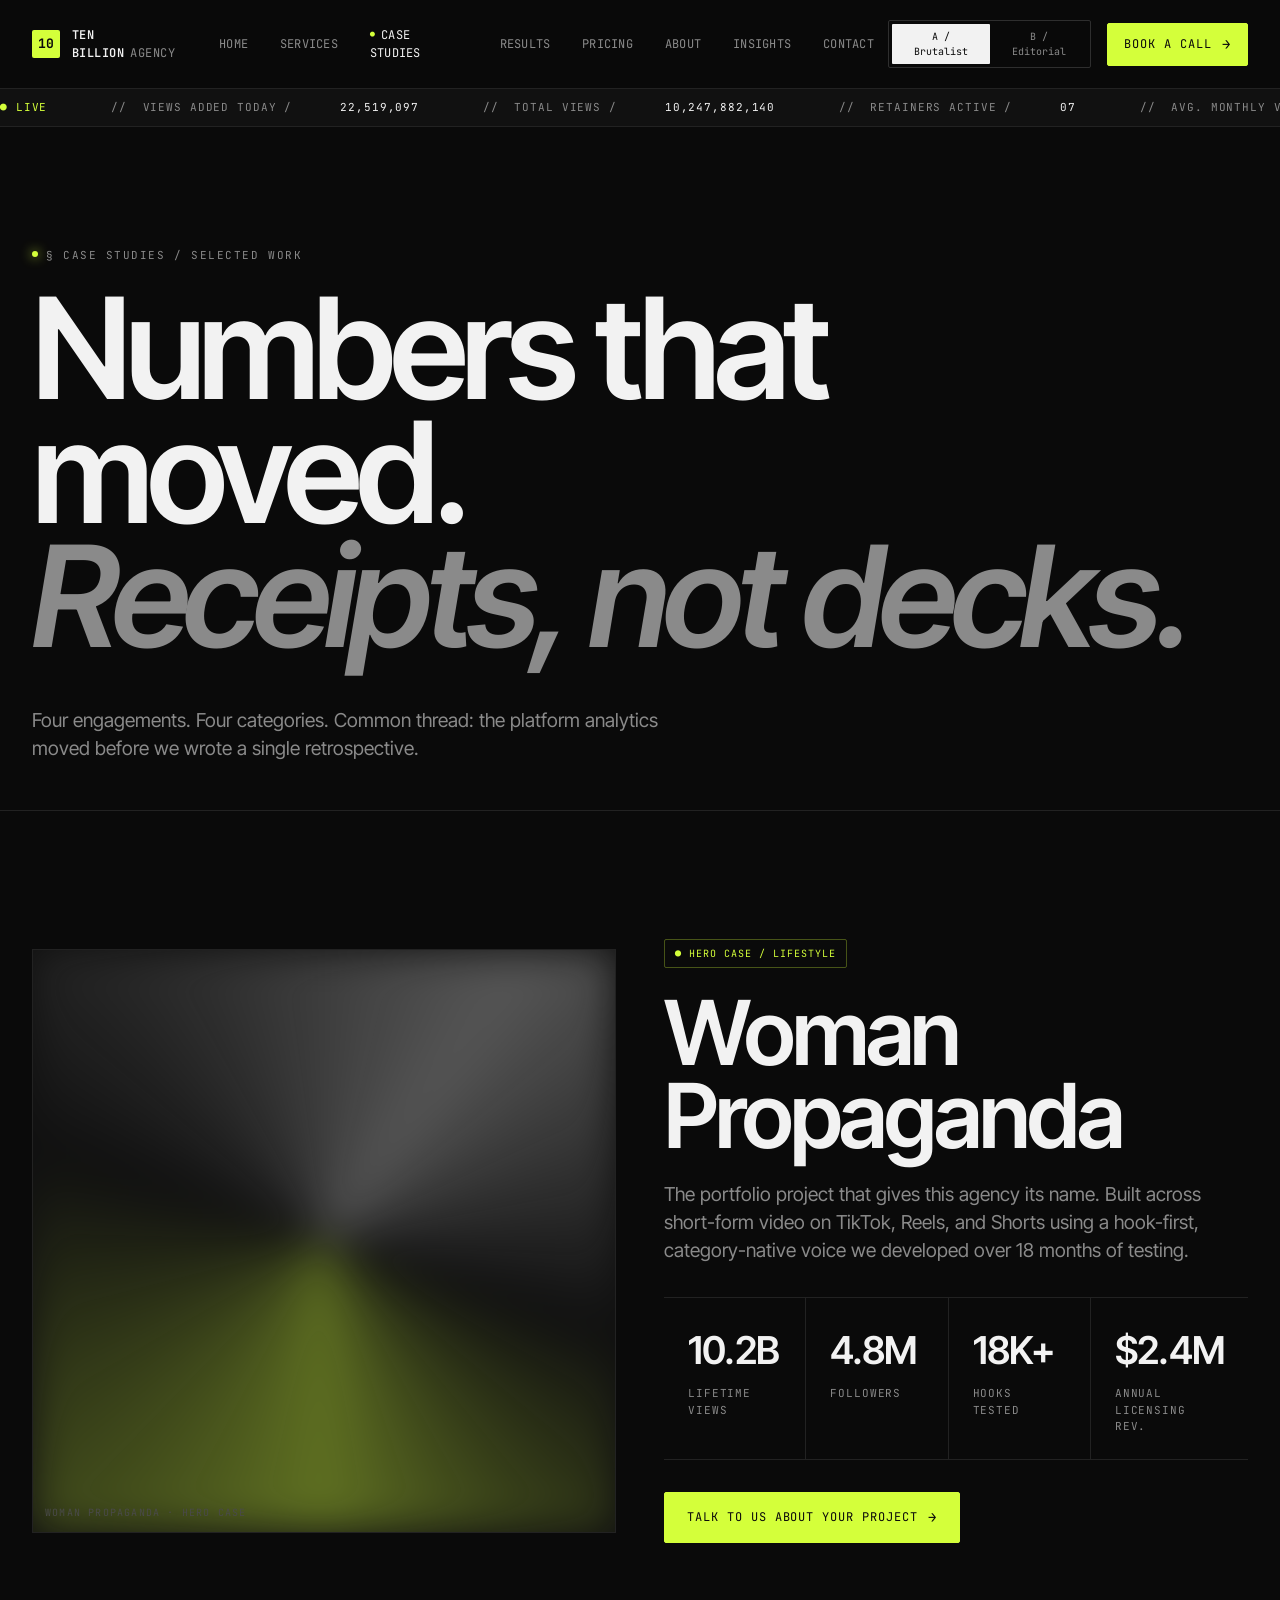
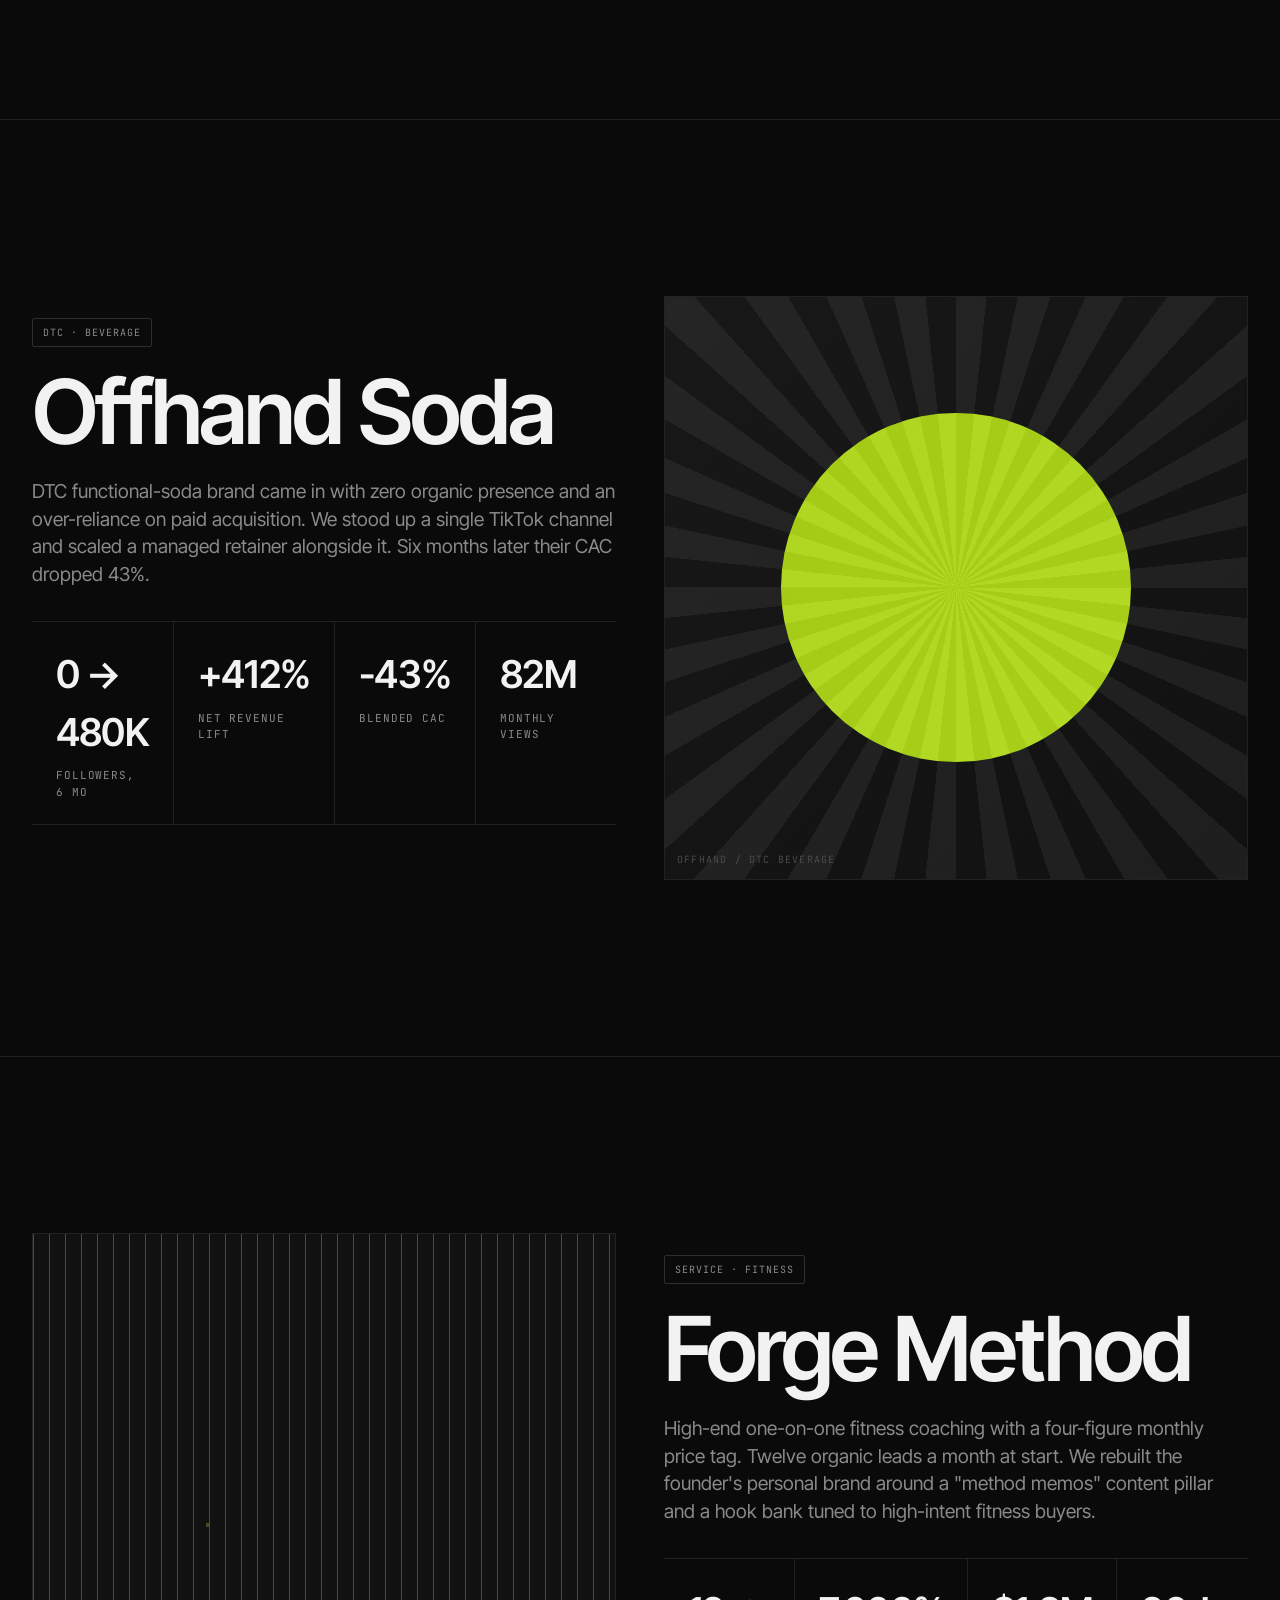
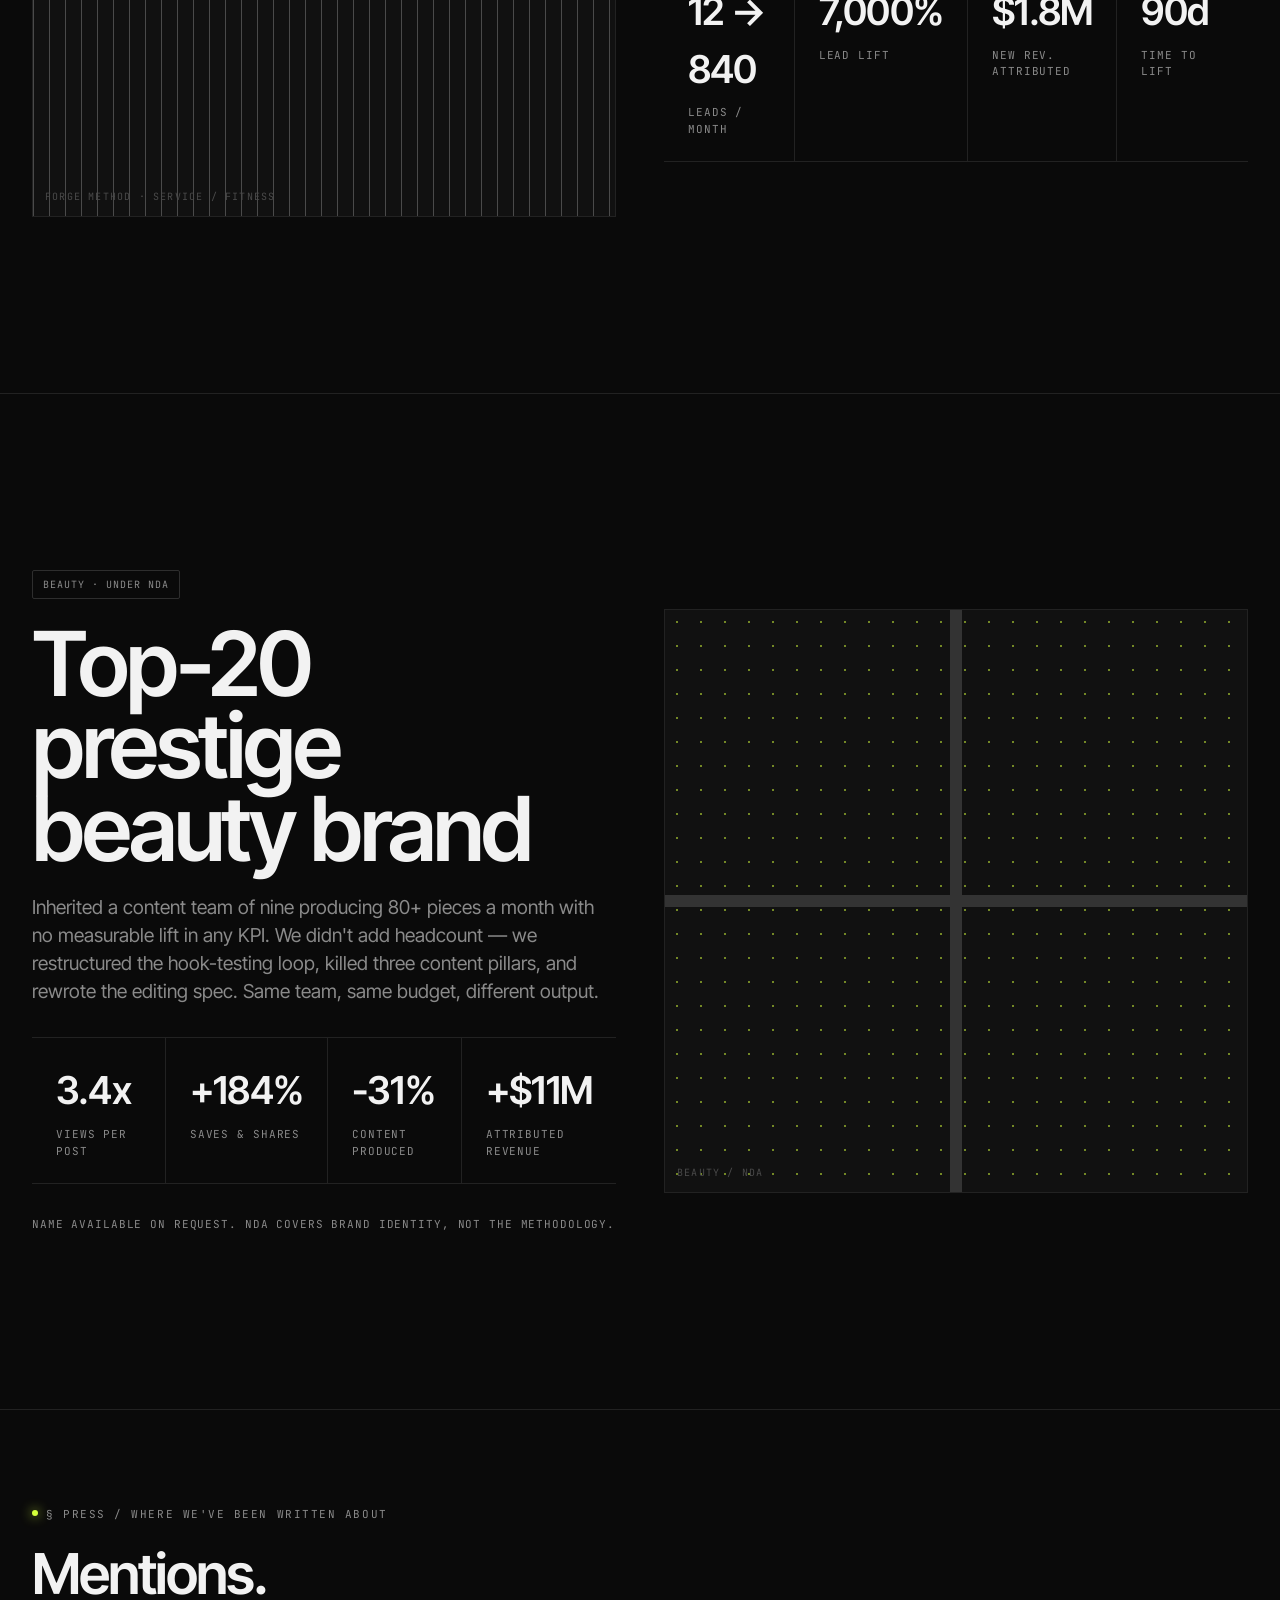
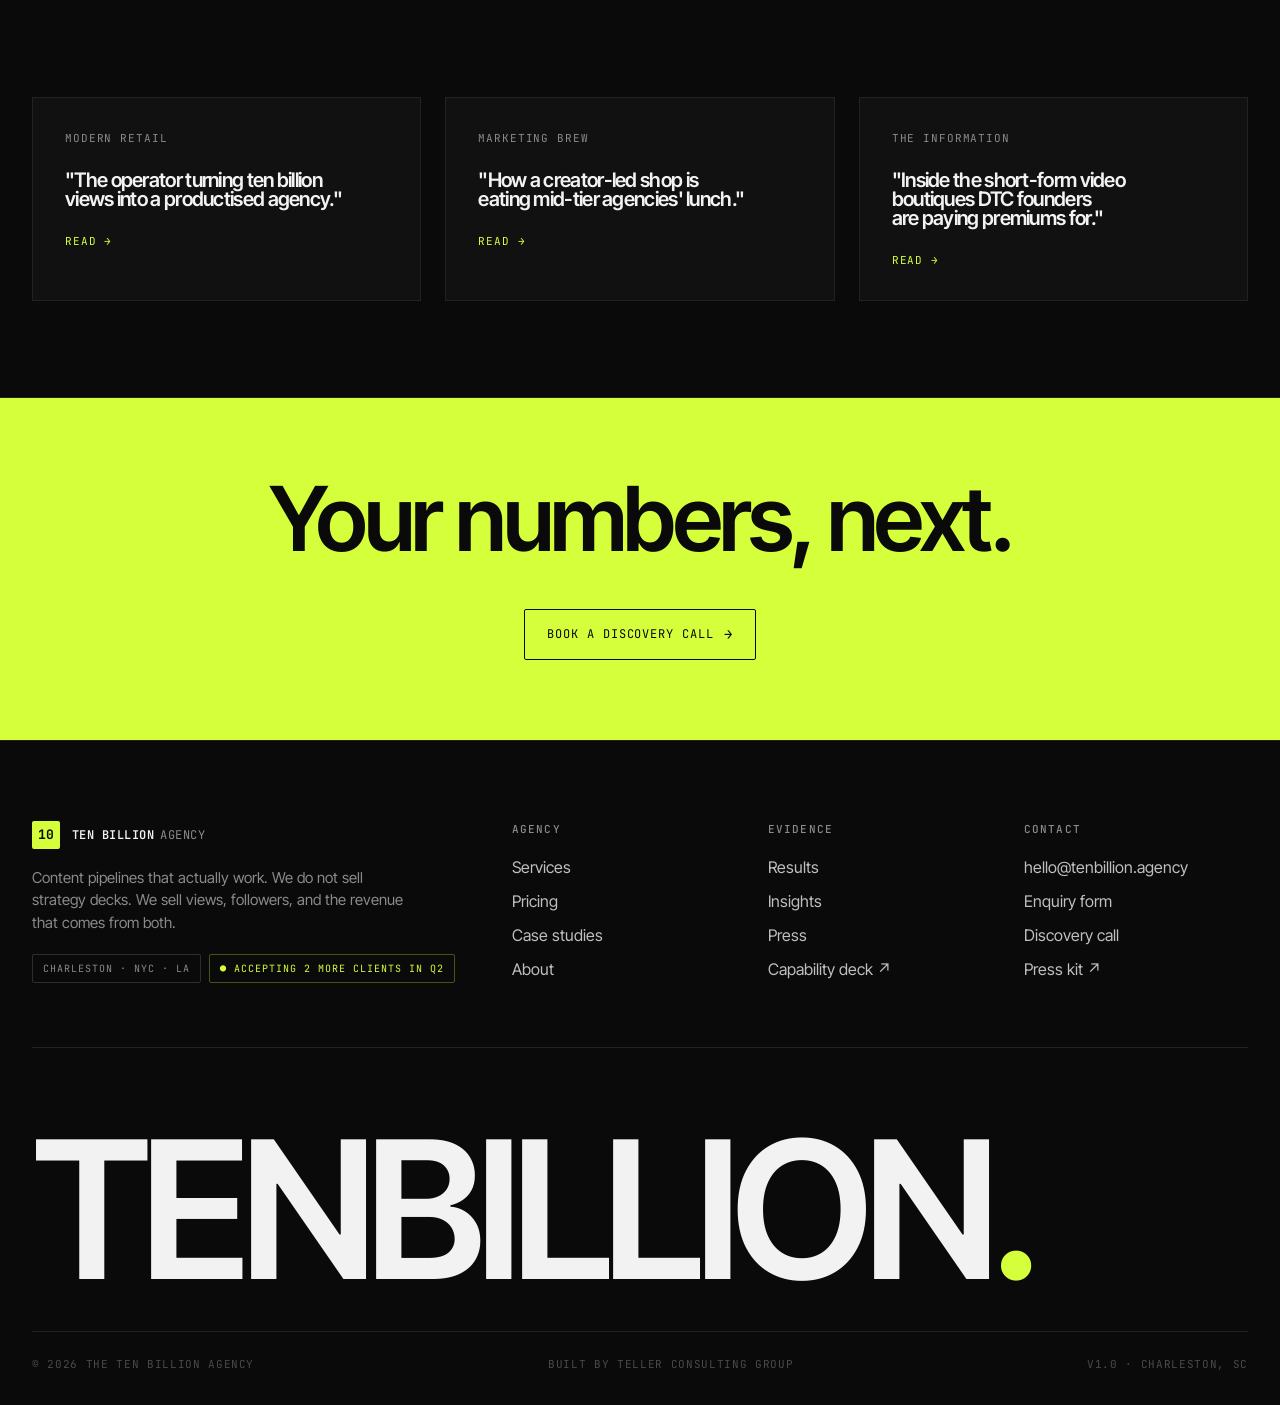
<file: case-studies.html>
<!DOCTYPE html>
<html lang="en" data-direction="a">
<head>
<meta charset="UTF-8" />
<meta name="viewport" content="width=device-width, initial-scale=1.0" />
<title>Case Studies — The Ten Billion Agency</title>
<link rel="preconnect" href="https://fonts.googleapis.com">
<link rel="preconnect" href="https://fonts.gstatic.com" crossorigin>
<link href="https://fonts.googleapis.com/css2?family=Inter+Tight:wght@400;500;600;700&family=Instrument+Serif:ital@0;1&family=JetBrains+Mono:wght@400;500;600&display=swap" rel="stylesheet">
<link rel="stylesheet" href="styles.css">
</head>
<body>
<header class="nav" id="nav"></header>
<div class="ticker" id="ticker"></div>

<main>

<!-- HERO -->
<section class="hero" style="padding-bottom:48px">
  <div class="wrap">
    <div class="eyebrow fade-in"><span class="dot"></span>§ Case Studies / Selected work</div>
    <h1 class="display-xl fade-in mt-md">Numbers that moved.<br/><span style="color:var(--fg-dim);font-style:italic">Receipts, not decks.</span></h1>
    <p class="lede mt-lg fade-in" style="max-width:60ch">
      Four engagements. Four categories. Common thread: the platform analytics moved before we wrote a single retrospective.
    </p>
  </div>
</section>

<!-- WOMAN PROPAGANDA -->
<section id="wp" style="padding-top:48px">
  <div class="wrap">
    <div class="case-hero">
      <div class="abstract abstract-2 fade-in" data-label="Woman Propaganda · hero case"></div>
      <div>
        <div class="chip accent fade-in">● Hero case / Lifestyle</div>
        <h2 class="display-lg mt-md fade-in">Woman Propaganda</h2>
        <p class="lede mt-md fade-in">
          The portfolio project that gives this agency its name. Built across short-form video on TikTok, Reels, and Shorts
          using a hook-first, category-native voice we developed over 18 months of testing.
        </p>
        <div class="case-stat-strip mt-lg">
          <div><div class="v">10.2B</div><div class="l">Lifetime views</div></div>
          <div><div class="v">4.8M</div><div class="l">Followers</div></div>
          <div><div class="v">18K+</div><div class="l">Hooks tested</div></div>
          <div><div class="v">$2.4M</div><div class="l">Annual licensing rev.</div></div>
        </div>
        <div class="flex" style="gap:12px;flex-wrap:wrap">
          <a href="contact.html" class="btn btn-primary">Talk to us about your project <span class="arrow">→</span></a>
        </div>
      </div>
    </div>
  </div>
</section>

<!-- OFFHAND SODA -->
<section id="dtc">
  <div class="wrap">
    <div class="case-hero">
      <div>
        <div class="chip fade-in">DTC · Beverage</div>
        <h2 class="display-lg mt-md fade-in">Offhand Soda</h2>
        <p class="lede mt-md fade-in">
          DTC functional-soda brand came in with zero organic presence and an over-reliance on paid acquisition.
          We stood up a single TikTok channel and scaled a managed retainer alongside it. Six months later their CAC dropped 43%.
        </p>
        <div class="case-stat-strip mt-lg">
          <div><div class="v">0 → 480K</div><div class="l">Followers, 6 mo</div></div>
          <div><div class="v">+412%</div><div class="l">Net revenue lift</div></div>
          <div><div class="v">-43%</div><div class="l">Blended CAC</div></div>
          <div><div class="v">82M</div><div class="l">Monthly views</div></div>
        </div>
      </div>
      <div class="abstract abstract-4 fade-in" data-label="Offhand / DTC beverage"><div class="core"></div></div>
    </div>
  </div>
</section>

<!-- FORGE METHOD -->
<section id="fitness">
  <div class="wrap">
    <div class="case-hero">
      <div class="abstract abstract-1 fade-in" data-label="Forge Method · service / fitness"></div>
      <div>
        <div class="chip fade-in">Service · Fitness</div>
        <h2 class="display-lg mt-md fade-in">Forge Method</h2>
        <p class="lede mt-md fade-in">
          High-end one-on-one fitness coaching with a four-figure monthly price tag.
          Twelve organic leads a month at start. We rebuilt the founder's personal brand around a "method memos" content pillar and a hook bank tuned to high-intent fitness buyers.
        </p>
        <div class="case-stat-strip mt-lg">
          <div><div class="v">12 → 840</div><div class="l">Leads / month</div></div>
          <div><div class="v">7,000%</div><div class="l">Lead lift</div></div>
          <div><div class="v">$1.8M</div><div class="l">New rev. attributed</div></div>
          <div><div class="v">90d</div><div class="l">Time to lift</div></div>
        </div>
      </div>
    </div>
  </div>
</section>

<!-- BEAUTY NDA -->
<section id="beauty">
  <div class="wrap">
    <div class="case-hero">
      <div>
        <div class="chip fade-in">Beauty · Under NDA</div>
        <h2 class="display-lg mt-md fade-in">Top-20 prestige beauty brand</h2>
        <p class="lede mt-md fade-in">
          Inherited a content team of nine producing 80+ pieces a month with no measurable lift in any KPI.
          We didn't add headcount — we restructured the hook-testing loop, killed three content pillars,
          and rewrote the editing spec. Same team, same budget, different output.
        </p>
        <div class="case-stat-strip mt-lg">
          <div><div class="v">3.4x</div><div class="l">Views per post</div></div>
          <div><div class="v">+184%</div><div class="l">Saves &amp; shares</div></div>
          <div><div class="v">-31%</div><div class="l">Content produced</div></div>
          <div><div class="v">+$11M</div><div class="l">Attributed revenue</div></div>
        </div>
        <p class="text-dim mt-md mono" style="font-size:11px;letter-spacing:0.08em;text-transform:uppercase">
          Name available on request. NDA covers brand identity, not the methodology.
        </p>
      </div>
      <div class="abstract abstract-3 fade-in" data-label="Beauty / NDA"><div class="dot-field"></div></div>
    </div>
  </div>
</section>

<!-- PRESS -->
<section>
  <div class="wrap">
    <div class="eyebrow mb-md"><span class="dot"></span>§ Press / Where we've been written about</div>
    <h2 class="display-md mb-xl fade-in">Mentions.</h2>
    <div class="grid grid-3">
      <div class="card fade-in">
        <div class="mono" style="font-size:11px;letter-spacing:0.08em;text-transform:uppercase;color:var(--fg-dim)">Modern Retail</div>
        <h4 class="mt-md" style="font-size:20px">"The operator turning ten billion views into a productised agency."</h4>
        <a href="#" class="mono mt-md" style="font-size:11px;letter-spacing:0.08em;text-transform:uppercase;color:var(--lime);display:block">Read →</a>
      </div>
      <div class="card fade-in">
        <div class="mono" style="font-size:11px;letter-spacing:0.08em;text-transform:uppercase;color:var(--fg-dim)">Marketing Brew</div>
        <h4 class="mt-md" style="font-size:20px">"How a creator-led shop is eating mid-tier agencies' lunch."</h4>
        <a href="#" class="mono mt-md" style="font-size:11px;letter-spacing:0.08em;text-transform:uppercase;color:var(--lime);display:block">Read →</a>
      </div>
      <div class="card fade-in">
        <div class="mono" style="font-size:11px;letter-spacing:0.08em;text-transform:uppercase;color:var(--fg-dim)">The Information</div>
        <h4 class="mt-md" style="font-size:20px">"Inside the short-form video boutiques DTC founders are paying premiums for."</h4>
        <a href="#" class="mono mt-md" style="font-size:11px;letter-spacing:0.08em;text-transform:uppercase;color:var(--lime);display:block">Read →</a>
      </div>
    </div>
  </div>
</section>

<!-- CTA -->
<section class="banner">
  <div class="wrap text-center">
    <h2 class="fade-in">Your numbers, next.</h2>
    <div class="flex center mt-lg" style="gap:14px;flex-wrap:wrap">
      <a href="contact.html" class="btn btn-ghost" style="border-color:#0a0a0a;color:#0a0a0a">Book a discovery call <span class="arrow">→</span></a>
    </div>
  </div>
</section>

</main>

<footer class="foot" id="foot"></footer>

<script>window.PAGE = 'case';</script>
<script src="shared.js"></script>
</body>
</html>
</file>
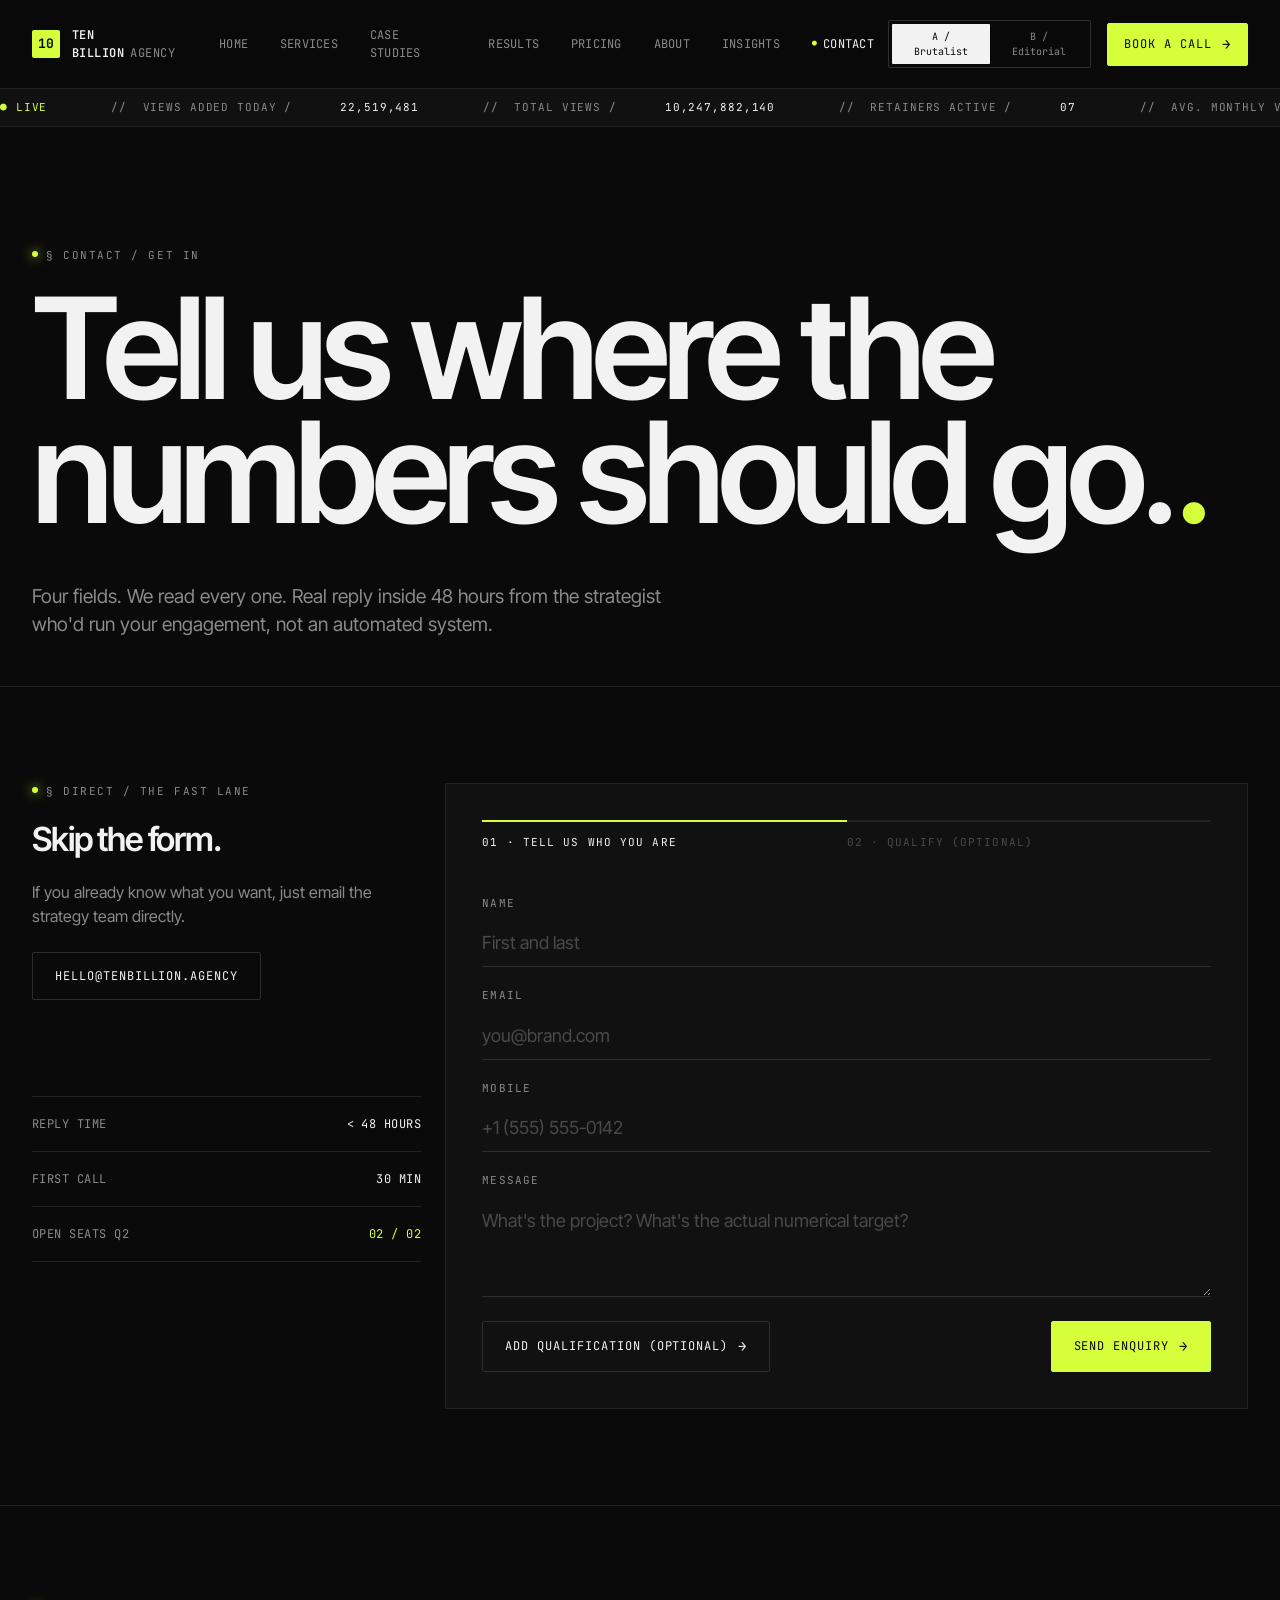
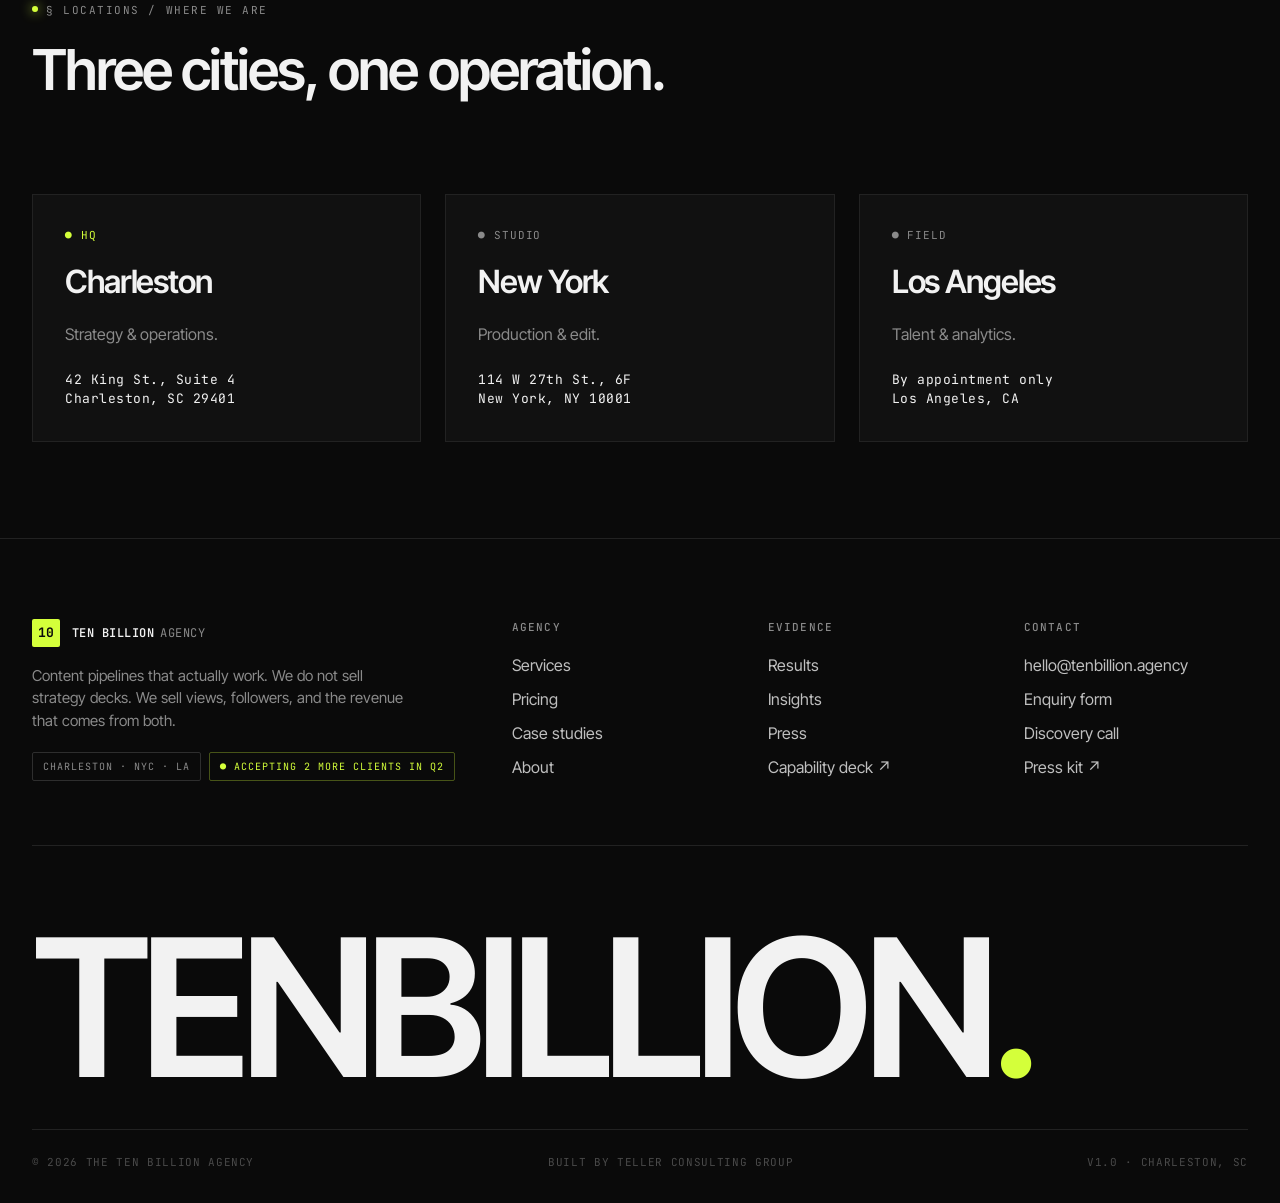
<file: contact.html>
<!DOCTYPE html>
<html lang="en" data-direction="a">
<head>
<meta charset="UTF-8" />
<meta name="viewport" content="width=device-width, initial-scale=1.0" />
<title>Contact — The Ten Billion Agency</title>
<link rel="preconnect" href="https://fonts.googleapis.com">
<link rel="preconnect" href="https://fonts.gstatic.com" crossorigin>
<link href="https://fonts.googleapis.com/css2?family=Inter+Tight:wght@400;500;600;700&family=Instrument+Serif:ital@0;1&family=JetBrains+Mono:wght@400;500;600&display=swap" rel="stylesheet">
<link rel="stylesheet" href="styles.css">
</head>
<body>
<header class="nav" id="nav"></header>
<div class="ticker" id="ticker"></div>

<main>

<!-- HERO -->
<section class="hero" style="padding-bottom:48px">
  <div class="wrap">
    <div class="eyebrow fade-in"><span class="dot"></span>§ Contact / Get in</div>
    <h1 class="display-xl fade-in mt-md">Tell us where the<br/>numbers should go.<span style="color:var(--lime)">.</span></h1>
    <p class="lede mt-lg fade-in" style="max-width:60ch">
      Four fields. We read every one. Real reply inside 48 hours from the strategist who'd run your engagement, not an automated system.
    </p>
  </div>
</section>

<!-- WIZARD FORM -->
<section>
  <div class="wrap">
    <div class="grid grid-12">
      <div class="col-4">
        <div class="eyebrow mb-md"><span class="dot"></span>§ Direct / The fast lane</div>
        <h3 class="display-sm fade-in">Skip the form.</h3>
        <p class="mt-md text-dim">If you already know what you want, just email the strategy team directly.</p>
        <a href="mailto:hello@tenbillion.agency" class="btn btn-ghost mt-md">hello@tenbillion.agency</a>

        <div class="stack mt-xl" style="gap:0">
          <div style="padding:18px 0;border-top:1px solid var(--rule);display:flex;justify-content:space-between;font-family:var(--mono);font-size:12px;letter-spacing:0.04em;text-transform:uppercase">
            <span class="text-dim">Reply time</span><span>&lt; 48 hours</span>
          </div>
          <div style="padding:18px 0;border-top:1px solid var(--rule);display:flex;justify-content:space-between;font-family:var(--mono);font-size:12px;letter-spacing:0.04em;text-transform:uppercase">
            <span class="text-dim">First call</span><span>30 min</span>
          </div>
          <div style="padding:18px 0;border-top:1px solid var(--rule);border-bottom:1px solid var(--rule);display:flex;justify-content:space-between;font-family:var(--mono);font-size:12px;letter-spacing:0.04em;text-transform:uppercase">
            <span class="text-dim">Open seats Q2</span><span class="text-accent">02 / 02</span>
          </div>
        </div>
      </div>

      <div class="col-8">
        <div class="wizard fade-in">
          <div class="wizard-steps">
            <div class="step on" data-i="1">01 · Tell us who you are</div>
            <div class="step" data-i="2">02 · Qualify (optional)</div>
          </div>

          <form id="enquiryForm" onsubmit="event.preventDefault();submitForm();">
            <!-- Step 1 -->
            <div class="wizard-pane on" data-pane="1">
              <div class="field">
                <label for="name">Name</label>
                <input id="name" name="name" required placeholder="First and last">
              </div>
              <div class="field">
                <label for="email">Email</label>
                <input type="email" id="email" name="email" required placeholder="you@brand.com">
              </div>
              <div class="field">
                <label for="mobile">Mobile</label>
                <input type="tel" id="mobile" name="mobile" placeholder="+1 (555) 555-0142">
              </div>
              <div class="field">
                <label for="message">Message</label>
                <textarea id="message" name="message" required placeholder="What's the project? What's the actual numerical target?"></textarea>
              </div>
              <div class="wizard-actions">
                <button type="button" class="btn btn-ghost" onclick="goStep(2)">Add qualification (optional) <span class="arrow">→</span></button>
                <button type="submit" class="btn btn-primary">Send enquiry <span class="arrow">→</span></button>
              </div>
            </div>

            <!-- Step 2 -->
            <div class="wizard-pane" data-pane="2">
              <div class="eyebrow mb-md"><span class="dot"></span>Optional · helps us prep the call faster</div>

              <div class="field">
                <label>Company stage</label>
                <div class="radio-grid">
                  <label><input type="radio" name="stage" value="pre"><span>Pre-launch</span></label>
                  <label><input type="radio" name="stage" value="early"><span>$0 – $1M ARR</span></label>
                  <label><input type="radio" name="stage" value="growth"><span>$1M – $10M ARR</span></label>
                  <label><input type="radio" name="stage" value="scale"><span>$10M+ ARR</span></label>
                </div>
              </div>

              <div class="field">
                <label>Service of interest</label>
                <div class="radio-grid">
                  <label><input type="radio" name="svc" value="build"><span>Build · One-time pipeline</span></label>
                  <label><input type="radio" name="svc" value="managed"><span>Managed · Monthly retainer</span></label>
                  <label><input type="radio" name="svc" value="advisory"><span>Advisory · Intensive</span></label>
                  <label><input type="radio" name="svc" value="unsure"><span>Not sure yet</span></label>
                </div>
              </div>

              <div class="field">
                <label>Monthly budget for content</label>
                <div class="radio-grid">
                  <label><input type="radio" name="budget" value="u10"><span>Under $10K</span></label>
                  <label><input type="radio" name="budget" value="10-25"><span>$10–25K</span></label>
                  <label><input type="radio" name="budget" value="25-50"><span>$25–50K</span></label>
                  <label><input type="radio" name="budget" value="50p"><span>$50K+</span></label>
                </div>
              </div>

              <div class="field">
                <label>Timeline to engage</label>
                <div class="radio-grid">
                  <label><input type="radio" name="timeline" value="now"><span>Now · Q2 2026</span></label>
                  <label><input type="radio" name="timeline" value="q3"><span>Q3 2026</span></label>
                  <label><input type="radio" name="timeline" value="q4"><span>Q4 2026 or later</span></label>
                  <label><input type="radio" name="timeline" value="exploring"><span>Just exploring</span></label>
                </div>
              </div>

              <div class="field">
                <label for="extra">Anything else?</label>
                <textarea id="extra" name="extra" placeholder="Constraints, prior agencies, internal team, anything that would help."></textarea>
              </div>

              <div class="wizard-actions">
                <button type="button" class="btn btn-ghost" onclick="goStep(1)">← Back</button>
                <button type="submit" class="btn btn-primary">Send enquiry <span class="arrow">→</span></button>
              </div>
            </div>
          </form>

          <div id="submitted" style="display:none;text-align:center;padding:40px 20px">
            <div class="chip accent mb-md">● Received</div>
            <h3 class="display-sm">We've got it.</h3>
            <p class="lede mt-md" style="margin-left:auto;margin-right:auto">A real human will reply inside 48 hours. If this is urgent, email <a href="mailto:hello@tenbillion.agency" style="color:var(--lime)">hello@tenbillion.agency</a> directly.</p>
          </div>
        </div>
      </div>
    </div>
  </div>
</section>

<!-- OFFICE LOCATIONS -->
<section>
  <div class="wrap">
    <div class="eyebrow mb-md"><span class="dot"></span>§ Locations / Where we are</div>
    <h2 class="display-md mb-xl fade-in">Three cities, one operation.</h2>

    <div class="grid grid-3">
      <div class="card fade-in">
        <div class="mono" style="font-size:11px;letter-spacing:0.08em;text-transform:uppercase;color:var(--lime)">● HQ</div>
        <h4 class="mt-md display-sm" style="font-size:32px">Charleston</h4>
        <p class="mt-md text-dim">Strategy &amp; operations.</p>
        <p class="mono mt-md" style="font-size:13px;letter-spacing:0.04em">42 King St., Suite 4<br/>Charleston, SC 29401</p>
      </div>
      <div class="card fade-in">
        <div class="mono" style="font-size:11px;letter-spacing:0.08em;text-transform:uppercase;color:var(--fg-dim)">● Studio</div>
        <h4 class="mt-md display-sm" style="font-size:32px">New York</h4>
        <p class="mt-md text-dim">Production &amp; edit.</p>
        <p class="mono mt-md" style="font-size:13px;letter-spacing:0.04em">114 W 27th St., 6F<br/>New York, NY 10001</p>
      </div>
      <div class="card fade-in">
        <div class="mono" style="font-size:11px;letter-spacing:0.08em;text-transform:uppercase;color:var(--fg-dim)">● Field</div>
        <h4 class="mt-md display-sm" style="font-size:32px">Los Angeles</h4>
        <p class="mt-md text-dim">Talent &amp; analytics.</p>
        <p class="mono mt-md" style="font-size:13px;letter-spacing:0.04em">By appointment only<br/>Los Angeles, CA</p>
      </div>
    </div>
  </div>
</section>

</main>

<footer class="foot" id="foot"></footer>

<script>window.PAGE = 'contact';</script>
<script src="shared.js"></script>
<script>
  function goStep(n) {
    document.querySelectorAll('.wizard-pane').forEach(p => p.classList.toggle('on', p.dataset.pane == n));
    document.querySelectorAll('.wizard-steps .step').forEach(s => s.classList.toggle('on', s.dataset.i == n));
    window.scrollTo({ top: document.querySelector('.wizard').offsetTop - 100, behavior: 'smooth' });
  }
  function submitForm() {
    document.getElementById('enquiryForm').style.display = 'none';
    document.querySelector('.wizard-steps').style.display = 'none';
    document.getElementById('submitted').style.display = 'block';
  }
</script>
</body>
</html>
</file>
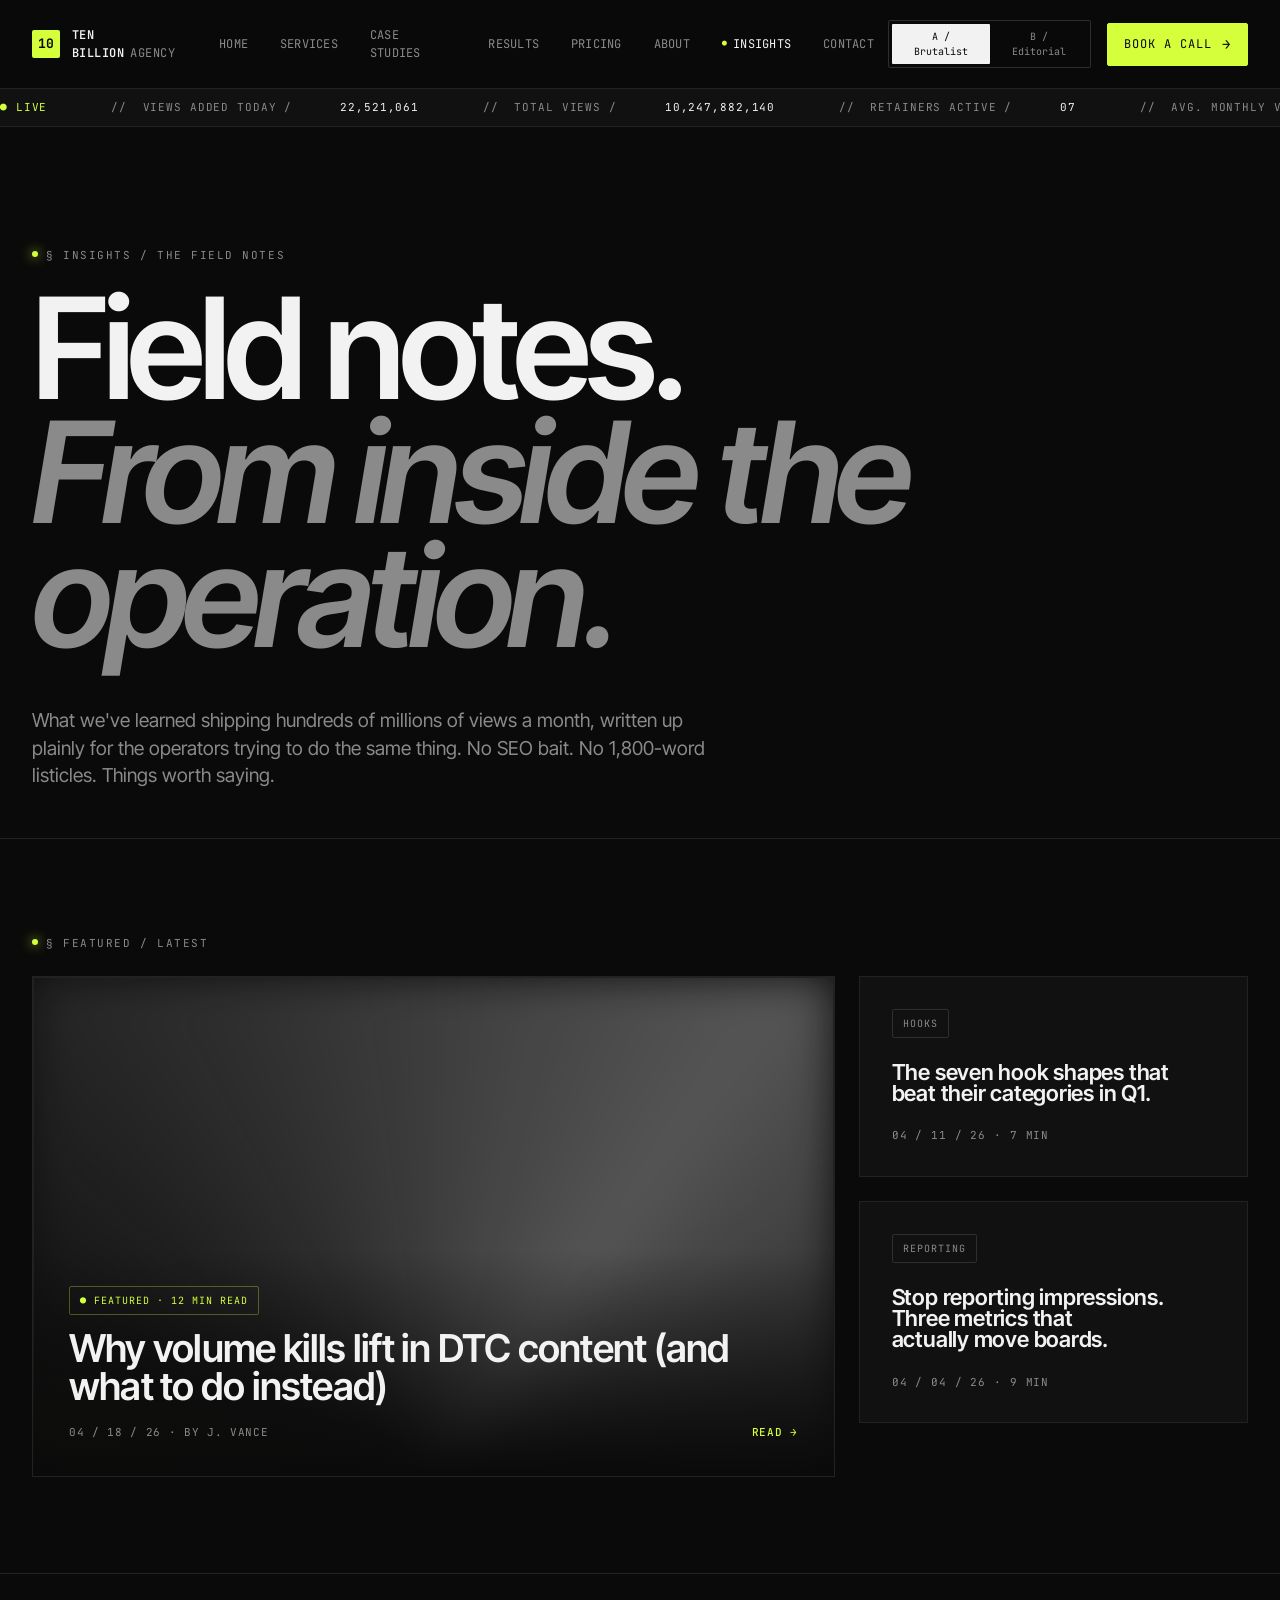
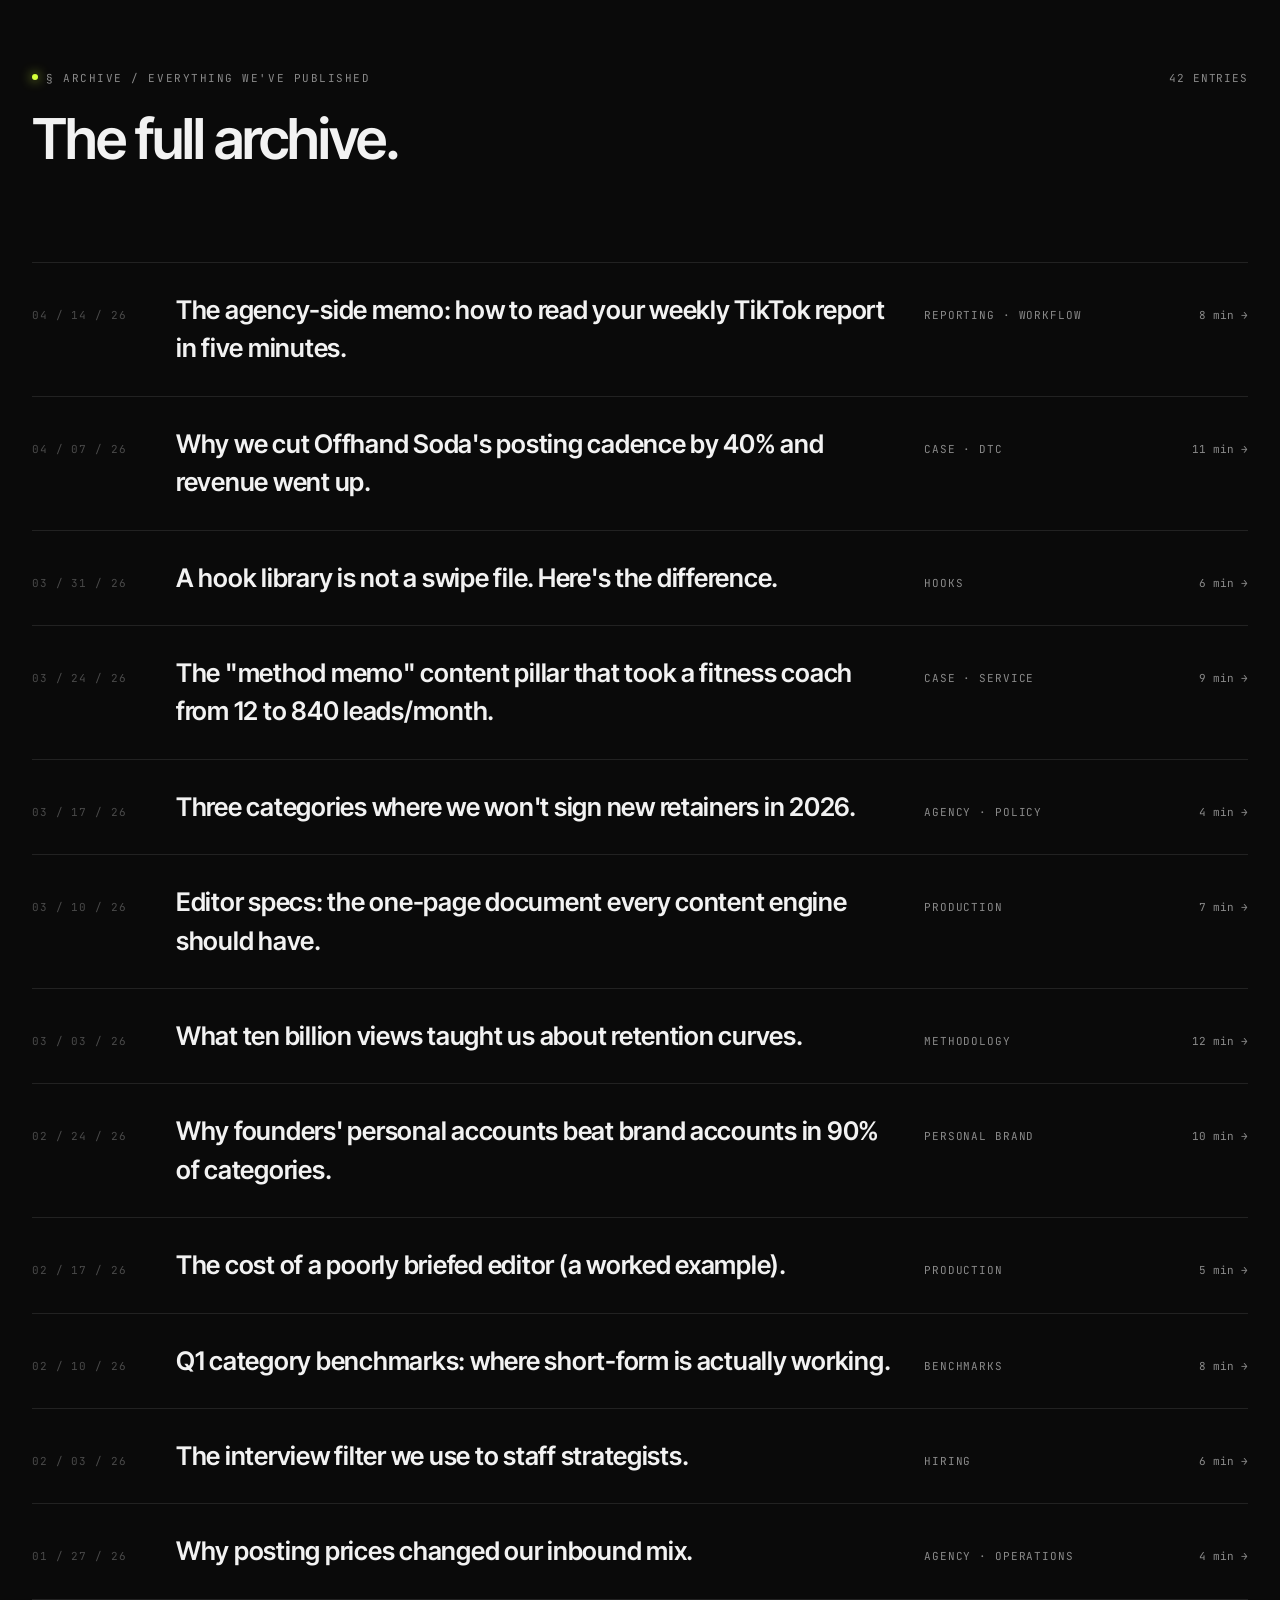
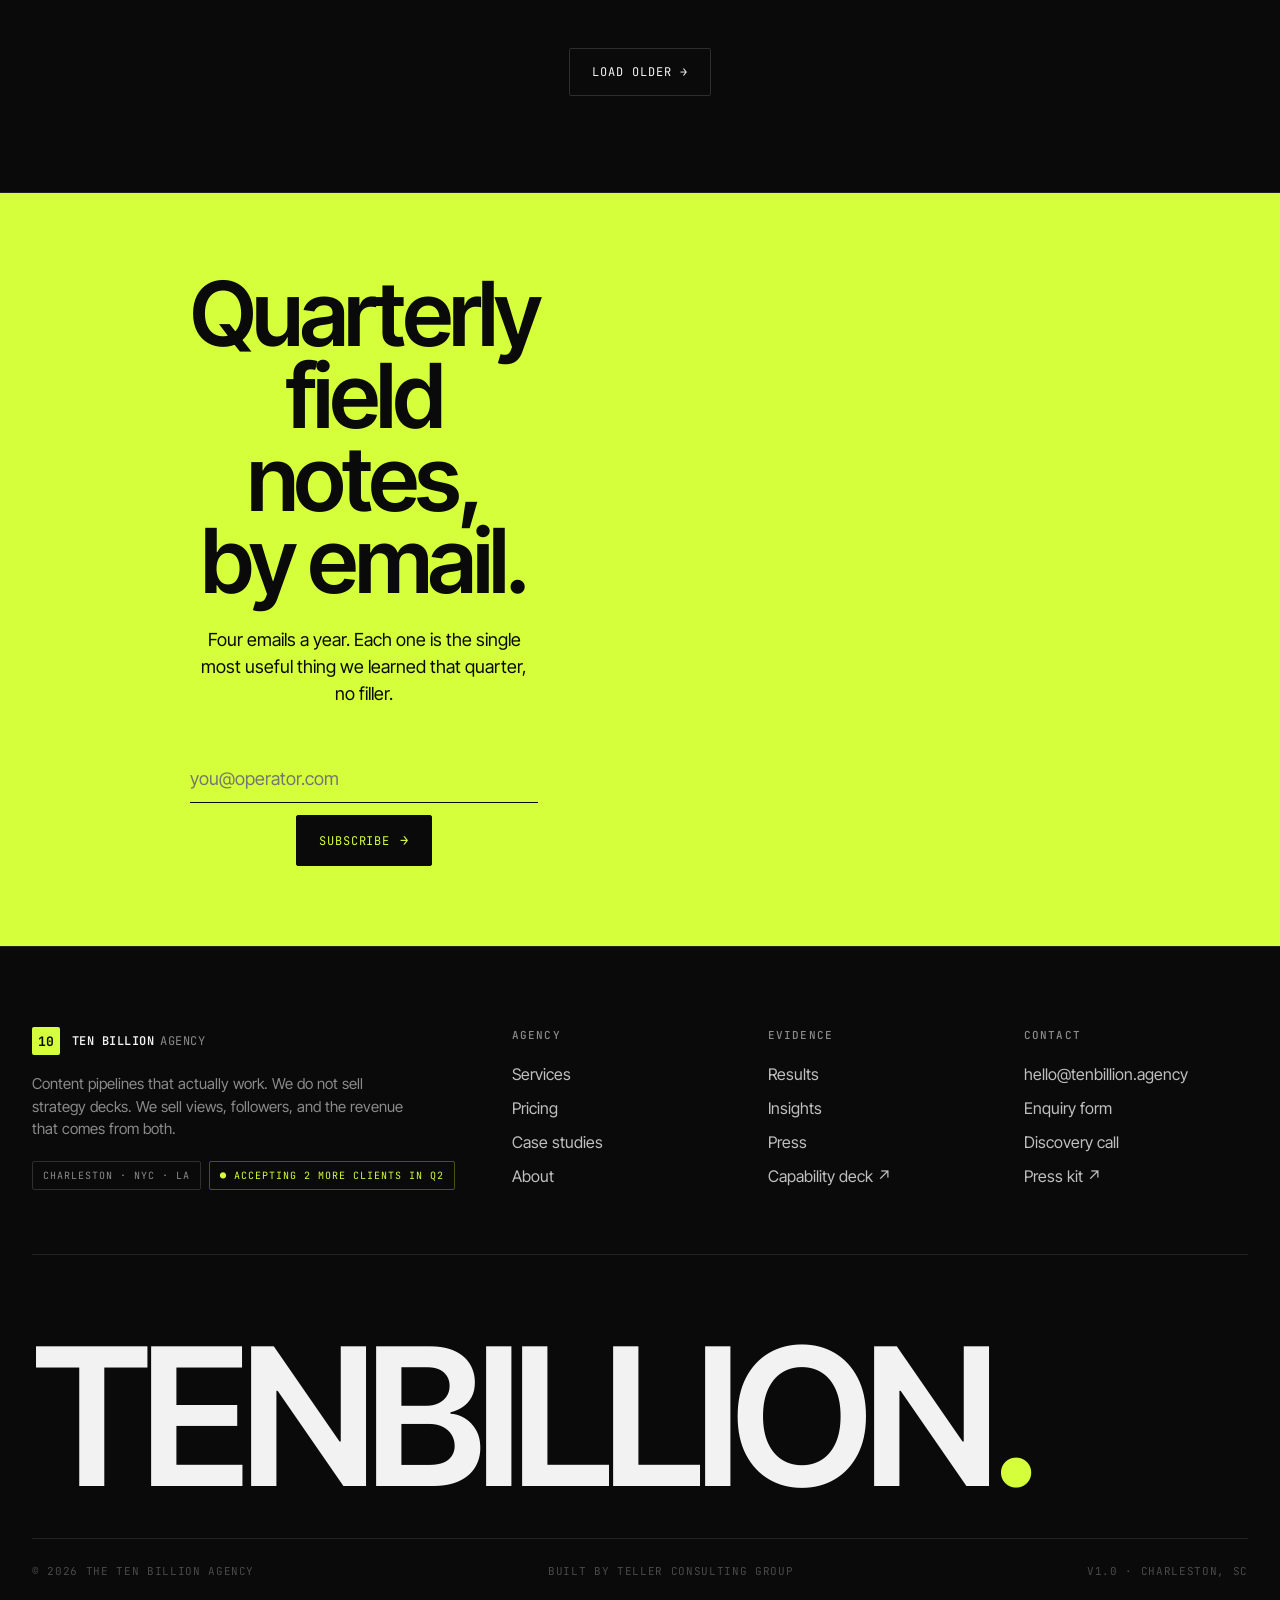
<file: insights.html>
<!DOCTYPE html>
<html lang="en" data-direction="a">
<head>
<meta charset="UTF-8" />
<meta name="viewport" content="width=device-width, initial-scale=1.0" />
<title>Insights — The Ten Billion Agency</title>
<link rel="preconnect" href="https://fonts.googleapis.com">
<link rel="preconnect" href="https://fonts.gstatic.com" crossorigin>
<link href="https://fonts.googleapis.com/css2?family=Inter+Tight:wght@400;500;600;700&family=Instrument+Serif:ital@0;1&family=JetBrains+Mono:wght@400;500;600&display=swap" rel="stylesheet">
<link rel="stylesheet" href="styles.css">
</head>
<body>
<header class="nav" id="nav"></header>
<div class="ticker" id="ticker"></div>

<main>

<!-- HERO -->
<section class="hero" style="padding-bottom:48px">
  <div class="wrap">
    <div class="eyebrow fade-in"><span class="dot"></span>§ Insights / The field notes</div>
    <h1 class="display-xl fade-in mt-md">Field notes.<br/><span style="color:var(--fg-dim);font-style:italic">From inside the operation.</span></h1>
    <p class="lede mt-lg fade-in" style="max-width:62ch">
      What we've learned shipping hundreds of millions of views a month, written up plainly for the operators trying to do the same thing.
      No SEO bait. No 1,800-word listicles. Things worth saying.
    </p>
  </div>
</section>

<!-- FEATURED -->
<section>
  <div class="wrap">
    <div class="eyebrow mb-md"><span class="dot"></span>§ Featured / Latest</div>
    <div class="grid grid-12 mt-md">
      <a class="col-8 case-card fade-in" style="aspect-ratio:16/10" href="#">
        <div class="case-vis abstract abstract-2" data-label="Featured"></div>
        <div class="case-meta" style="padding:36px">
          <div class="chip accent">● Featured · 12 min read</div>
          <div class="case-title" style="font-size:clamp(28px,3vw,48px);margin-top:14px">Why volume kills lift in DTC content (and what to do instead)</div>
          <div class="case-row" style="margin-top:18px">
            <span>04 / 18 / 26 · By J. Vance</span>
            <span class="case-stat">Read →</span>
          </div>
        </div>
      </a>
      <div class="col-4 stack gap-md">
        <a class="card fade-in" href="#" style="display:block">
          <div class="chip">Hooks</div>
          <h4 class="mt-md" style="font-size:22px;font-family:var(--headline-font);font-weight:var(--headline-weight);letter-spacing:-0.01em">The seven hook shapes that beat their categories in Q1.</h4>
          <div class="mono mt-md" style="font-size:11px;letter-spacing:0.08em;text-transform:uppercase;color:var(--fg-dim)">04 / 11 / 26 · 7 min</div>
        </a>
        <a class="card fade-in" href="#" style="display:block">
          <div class="chip">Reporting</div>
          <h4 class="mt-md" style="font-size:22px;font-family:var(--headline-font);font-weight:var(--headline-weight);letter-spacing:-0.01em">Stop reporting impressions. Three metrics that actually move boards.</h4>
          <div class="mono mt-md" style="font-size:11px;letter-spacing:0.08em;text-transform:uppercase;color:var(--fg-dim)">04 / 04 / 26 · 9 min</div>
        </a>
      </div>
    </div>
  </div>
</section>

<!-- ARCHIVE -->
<section>
  <div class="wrap">
    <div class="flex between mb-md">
      <div class="eyebrow"><span class="dot"></span>§ Archive / Everything we've published</div>
      <span class="mono text-dim" style="font-size:11px;letter-spacing:0.08em;text-transform:uppercase">42 entries</span>
    </div>
    <h2 class="display-md mb-xl fade-in">The full archive.</h2>

    <div>
      <a class="archive-row fade-in" href="#">
        <span class="date">04 / 14 / 26</span>
        <span class="title">The agency-side memo: how to read your weekly TikTok report in five minutes.</span>
        <span class="topic">Reporting · Workflow</span>
        <span class="read">8 min →</span>
      </a>
      <a class="archive-row fade-in" href="#">
        <span class="date">04 / 07 / 26</span>
        <span class="title">Why we cut Offhand Soda's posting cadence by 40% and revenue went up.</span>
        <span class="topic">Case · DTC</span>
        <span class="read">11 min →</span>
      </a>
      <a class="archive-row fade-in" href="#">
        <span class="date">03 / 31 / 26</span>
        <span class="title">A hook library is not a swipe file. Here's the difference.</span>
        <span class="topic">Hooks</span>
        <span class="read">6 min →</span>
      </a>
      <a class="archive-row fade-in" href="#">
        <span class="date">03 / 24 / 26</span>
        <span class="title">The "method memo" content pillar that took a fitness coach from 12 to 840 leads/month.</span>
        <span class="topic">Case · Service</span>
        <span class="read">9 min →</span>
      </a>
      <a class="archive-row fade-in" href="#">
        <span class="date">03 / 17 / 26</span>
        <span class="title">Three categories where we won't sign new retainers in 2026.</span>
        <span class="topic">Agency · Policy</span>
        <span class="read">4 min →</span>
      </a>
      <a class="archive-row fade-in" href="#">
        <span class="date">03 / 10 / 26</span>
        <span class="title">Editor specs: the one-page document every content engine should have.</span>
        <span class="topic">Production</span>
        <span class="read">7 min →</span>
      </a>
      <a class="archive-row fade-in" href="#">
        <span class="date">03 / 03 / 26</span>
        <span class="title">What ten billion views taught us about retention curves.</span>
        <span class="topic">Methodology</span>
        <span class="read">12 min →</span>
      </a>
      <a class="archive-row fade-in" href="#">
        <span class="date">02 / 24 / 26</span>
        <span class="title">Why founders' personal accounts beat brand accounts in 90% of categories.</span>
        <span class="topic">Personal brand</span>
        <span class="read">10 min →</span>
      </a>
      <a class="archive-row fade-in" href="#">
        <span class="date">02 / 17 / 26</span>
        <span class="title">The cost of a poorly briefed editor (a worked example).</span>
        <span class="topic">Production</span>
        <span class="read">5 min →</span>
      </a>
      <a class="archive-row fade-in" href="#">
        <span class="date">02 / 10 / 26</span>
        <span class="title">Q1 category benchmarks: where short-form is actually working.</span>
        <span class="topic">Benchmarks</span>
        <span class="read">8 min →</span>
      </a>
      <a class="archive-row fade-in" href="#">
        <span class="date">02 / 03 / 26</span>
        <span class="title">The interview filter we use to staff strategists.</span>
        <span class="topic">Hiring</span>
        <span class="read">6 min →</span>
      </a>
      <a class="archive-row fade-in" href="#">
        <span class="date">01 / 27 / 26</span>
        <span class="title">Why posting prices changed our inbound mix.</span>
        <span class="topic">Agency · Operations</span>
        <span class="read">4 min →</span>
      </a>
    </div>

    <div class="flex center mt-lg">
      <button class="btn btn-ghost">Load older →</button>
    </div>
  </div>
</section>

<!-- NEWSLETTER -->
<section class="banner">
  <div class="wrap">
    <div class="grid grid-12">
      <div class="col-8" style="grid-column-start:3" >
        <h2 class="text-center fade-in" style="text-align:center">Quarterly field notes, by email.</h2>
        <p class="text-center mt-md" style="font-size:18px;max-width:48ch;margin-left:auto;margin-right:auto">
          Four emails a year. Each one is the single most useful thing we learned that quarter, no filler.
        </p>
        <form class="flex center mt-lg" style="gap:12px;flex-wrap:wrap;max-width:560px;margin-left:auto;margin-right:auto" onsubmit="event.preventDefault();this.querySelector('button').textContent='Subscribed ✓'">
          <input type="email" required placeholder="you@operator.com" style="flex:1;min-width:240px;background:transparent;border:0;border-bottom:1px solid #0a0a0a;padding:10px 0;font-size:18px;color:#0a0a0a" />
          <button class="btn" style="background:#0a0a0a;color:var(--lime);border:1px solid #0a0a0a">Subscribe <span class="arrow">→</span></button>
        </form>
      </div>
    </div>
  </div>
</section>

</main>

<footer class="foot" id="foot"></footer>

<script>window.PAGE = 'insights';</script>
<script src="shared.js"></script>
</body>
</html>
</file>
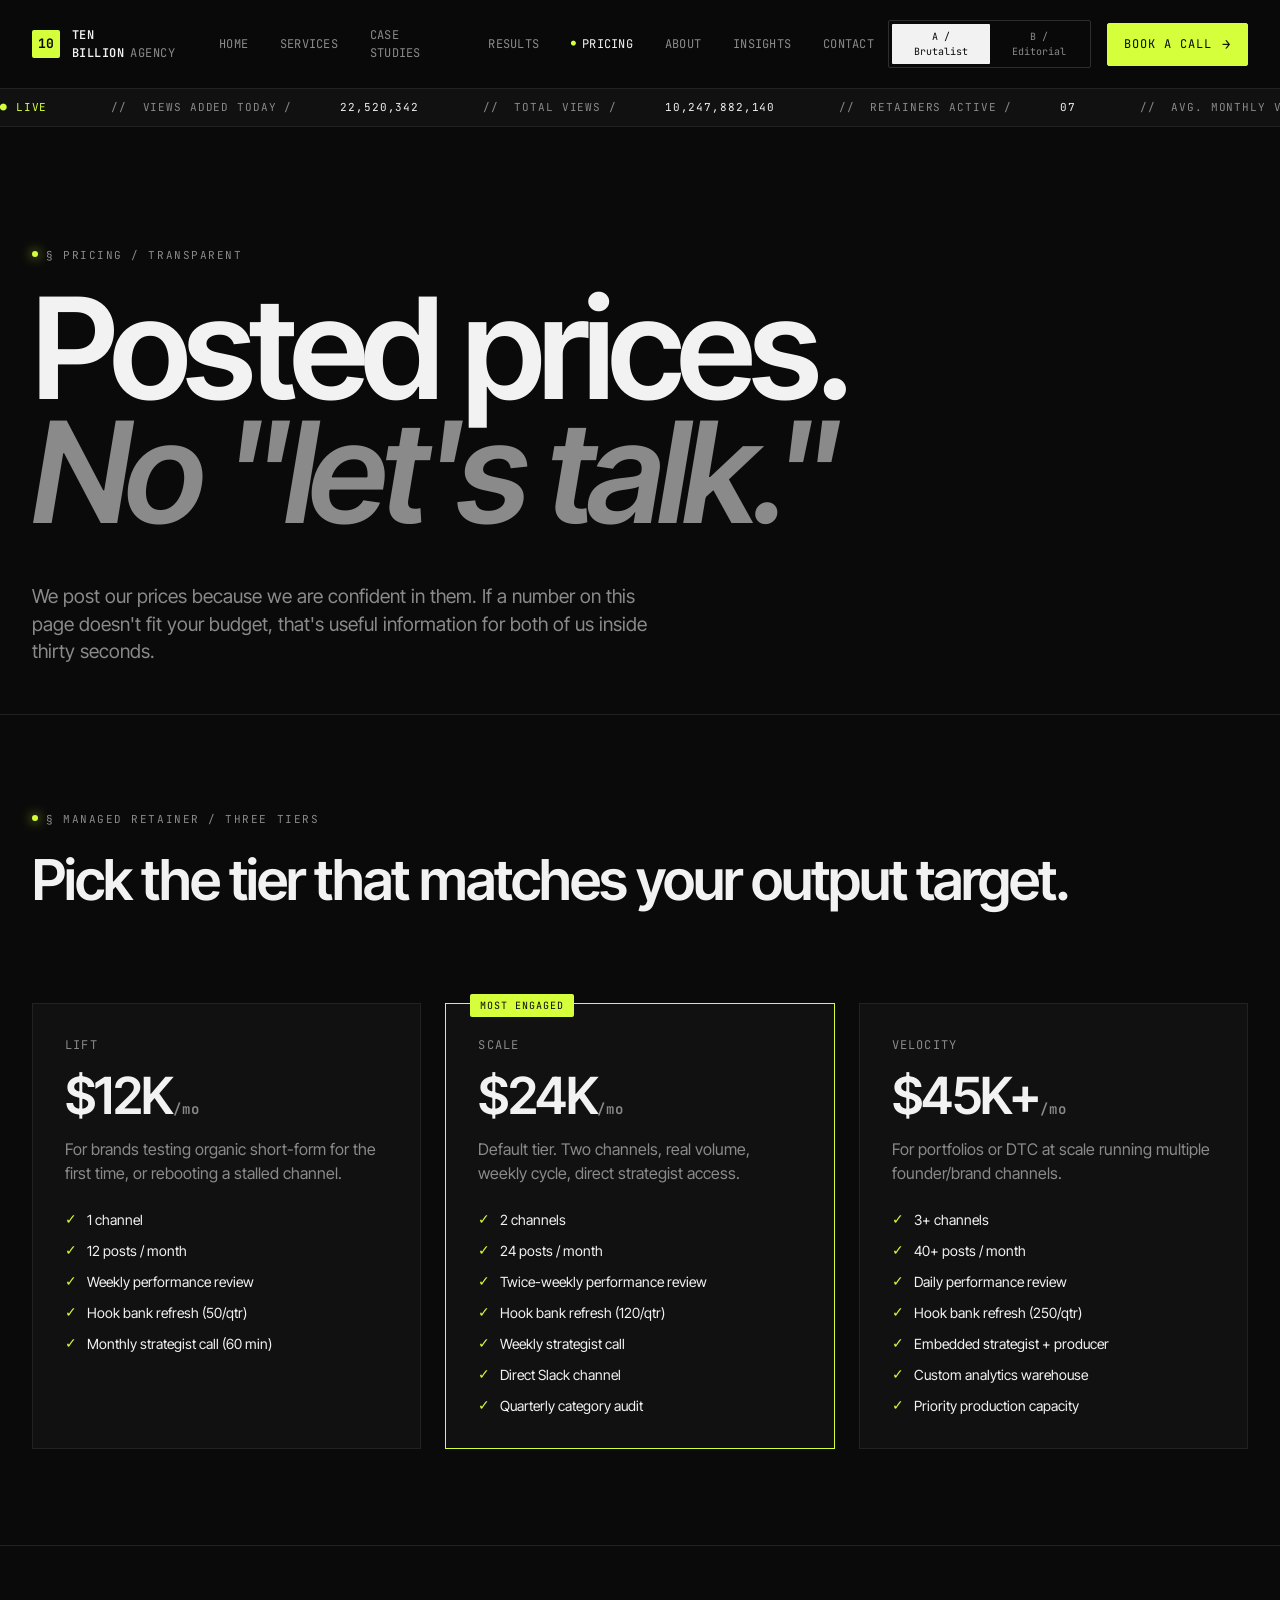
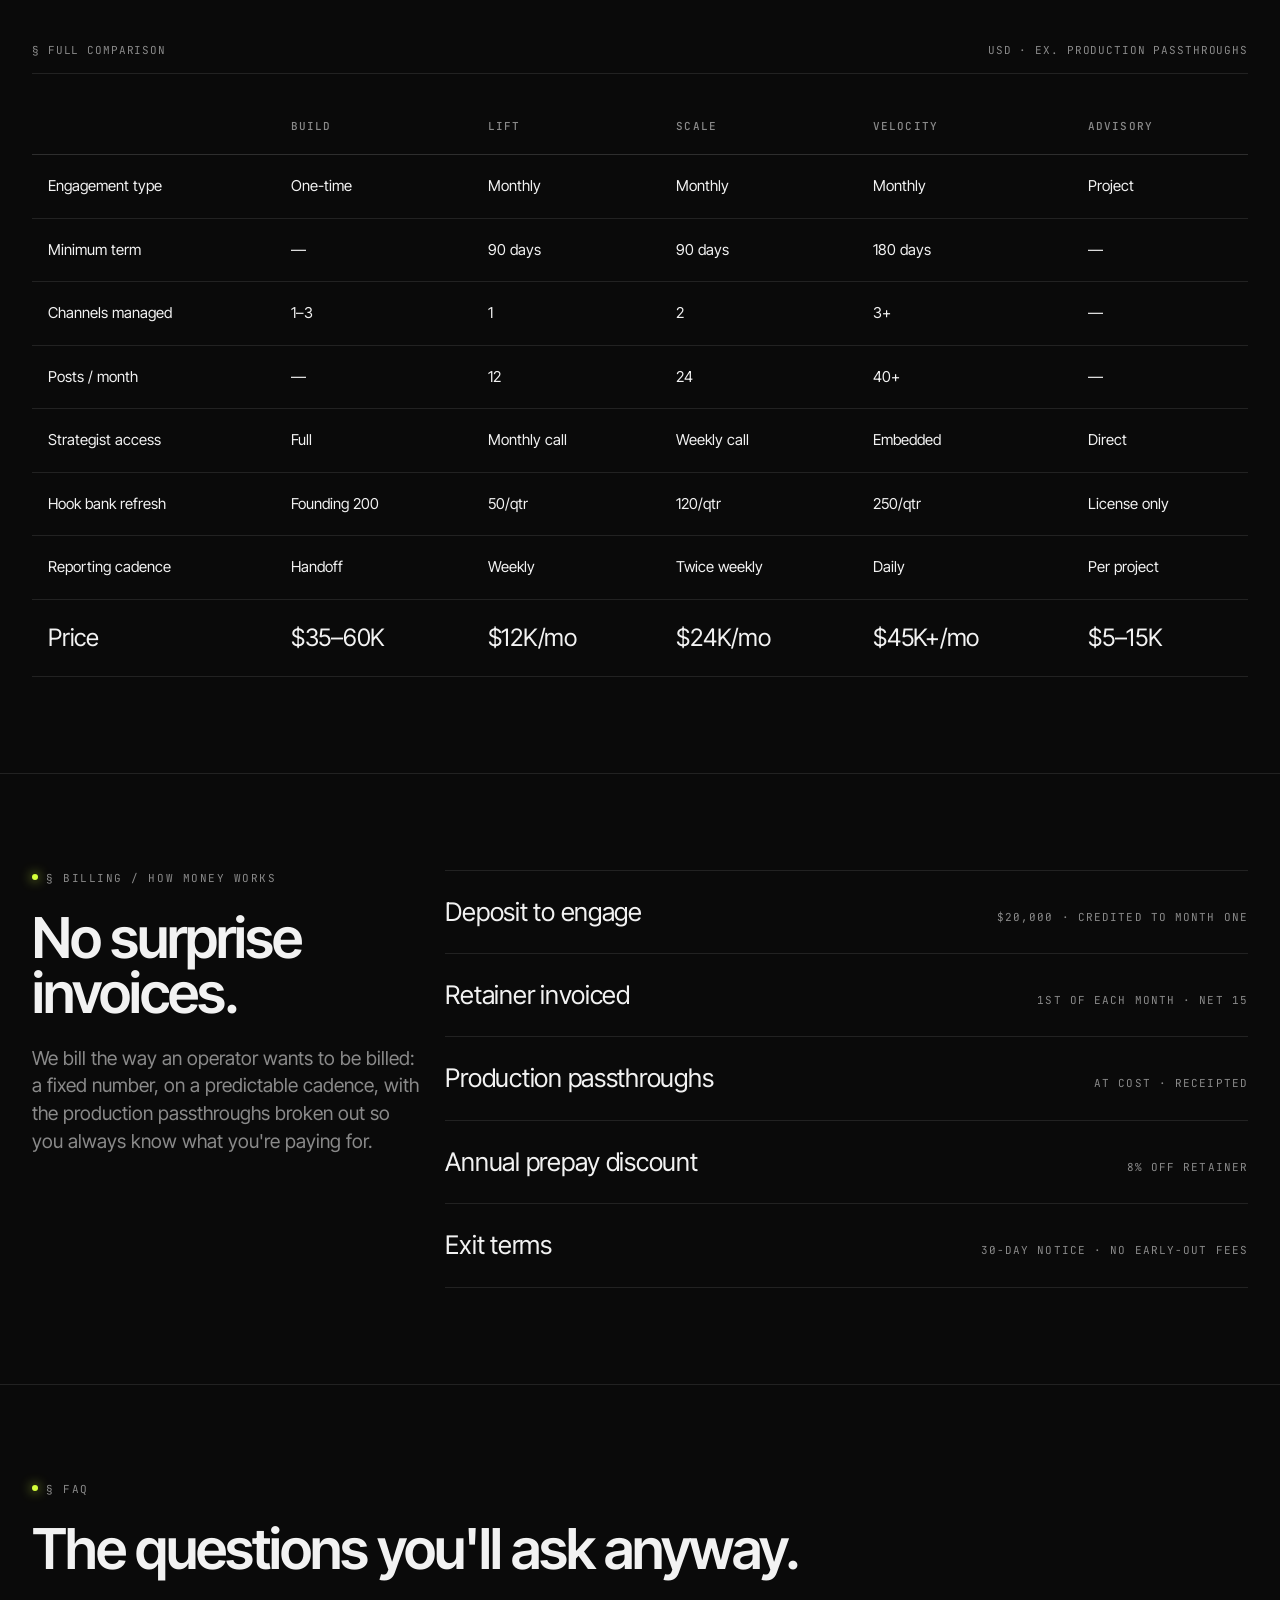
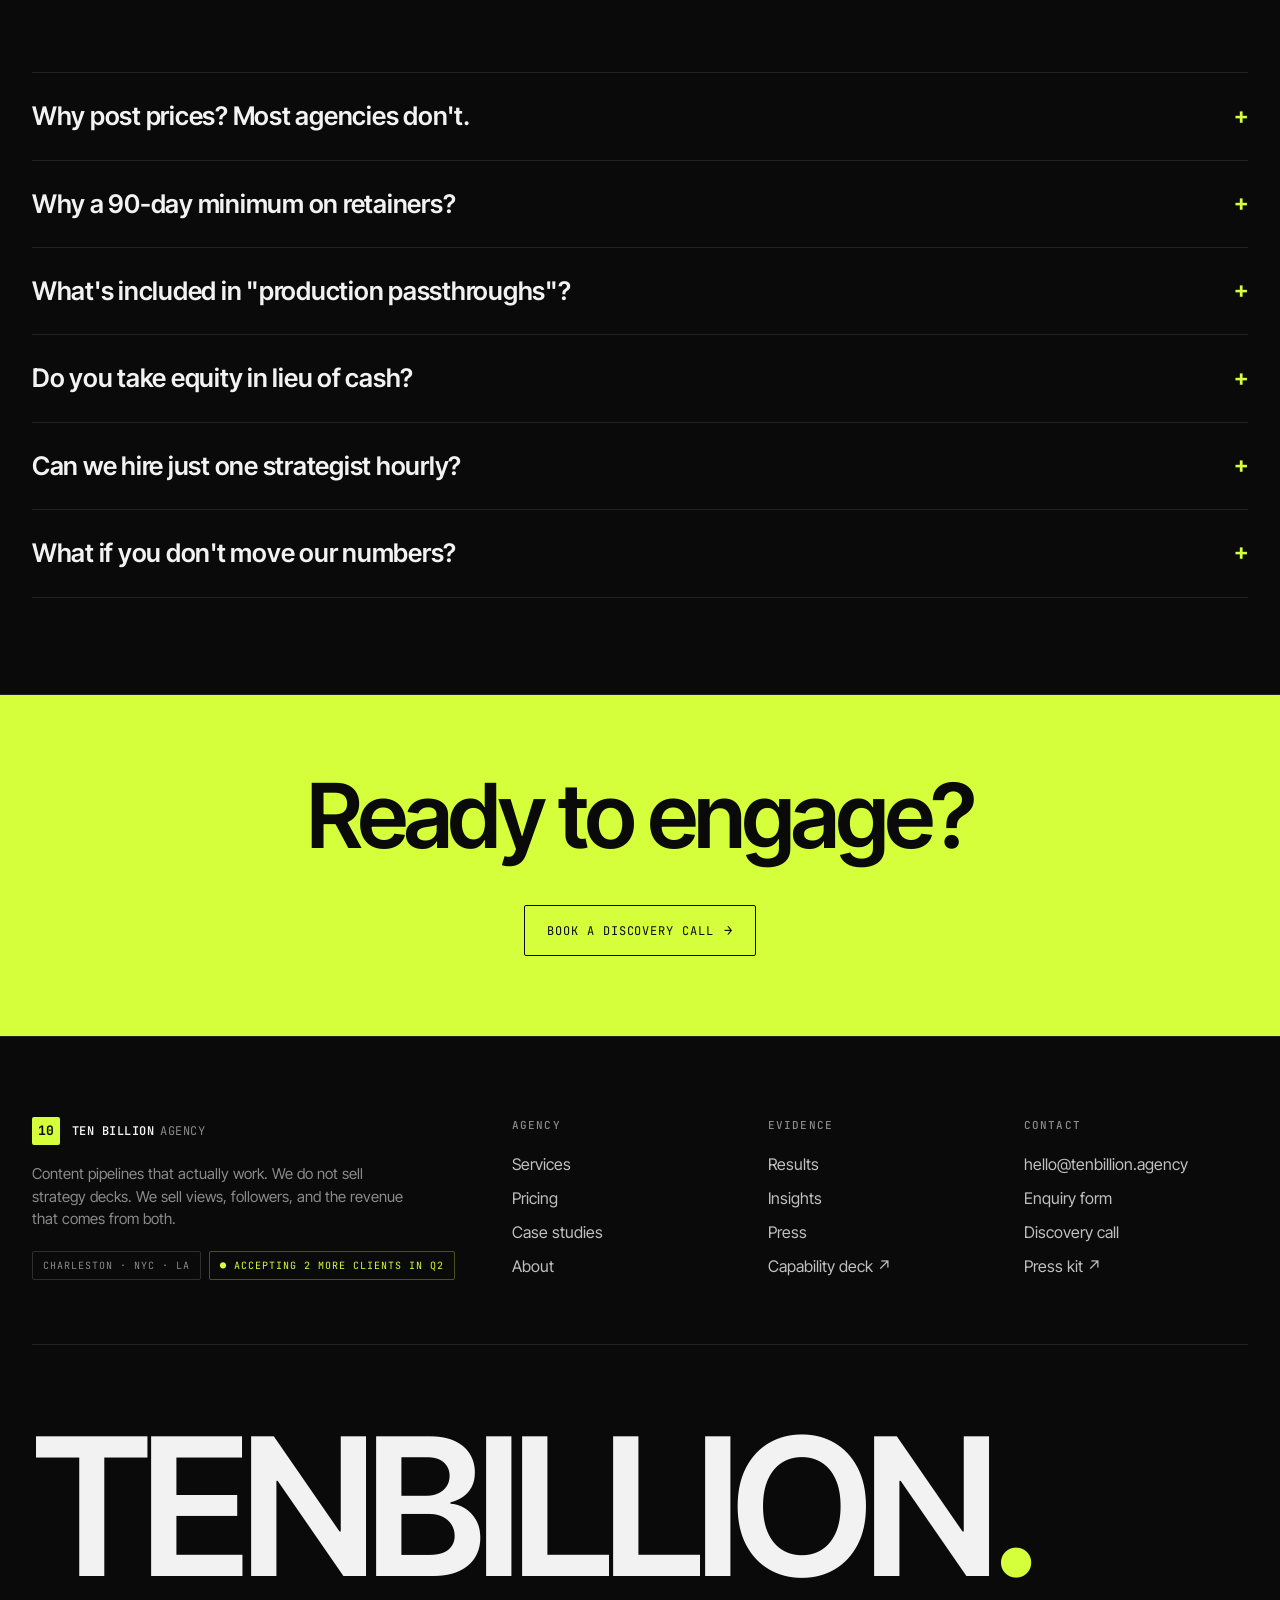
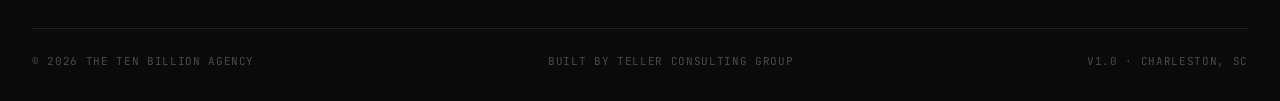
<file: pricing.html>
<!DOCTYPE html>
<html lang="en" data-direction="a">
<head>
<meta charset="UTF-8" />
<meta name="viewport" content="width=device-width, initial-scale=1.0" />
<title>Pricing — The Ten Billion Agency</title>
<link rel="preconnect" href="https://fonts.googleapis.com">
<link rel="preconnect" href="https://fonts.gstatic.com" crossorigin>
<link href="https://fonts.googleapis.com/css2?family=Inter+Tight:wght@400;500;600;700&family=Instrument+Serif:ital@0;1&family=JetBrains+Mono:wght@400;500;600&display=swap" rel="stylesheet">
<link rel="stylesheet" href="styles.css">
</head>
<body>
<header class="nav" id="nav"></header>
<div class="ticker" id="ticker"></div>

<main>

<!-- HERO -->
<section class="hero" style="padding-bottom:48px">
  <div class="wrap">
    <div class="eyebrow fade-in"><span class="dot"></span>§ Pricing / Transparent</div>
    <h1 class="display-xl fade-in mt-md">Posted prices.<br/><span style="color:var(--fg-dim);font-style:italic">No "let's talk."</span></h1>
    <p class="lede mt-lg fade-in" style="max-width:60ch">
      We post our prices because we are confident in them. If a number on this page doesn't fit your budget, that's useful information for both of us inside thirty seconds.
    </p>
  </div>
</section>

<!-- MANAGED TIERS -->
<section>
  <div class="wrap">
    <div class="eyebrow mb-md"><span class="dot"></span>§ Managed retainer / Three tiers</div>
    <h2 class="display-md mb-xl fade-in">Pick the tier that matches your output target.</h2>

    <div class="grid grid-3">
      <div class="tier-card fade-in">
        <span class="tier-name">Lift</span>
        <div class="tier-price">$12K<small>/mo</small></div>
        <p class="text-dim">For brands testing organic short-form for the first time, or rebooting a stalled channel.</p>
        <ul>
          <li>1 channel</li>
          <li>12 posts / month</li>
          <li>Weekly performance review</li>
          <li>Hook bank refresh (50/qtr)</li>
          <li>Monthly strategist call (60 min)</li>
        </ul>
      </div>
      <div class="tier-card featured fade-in">
        <span class="featured-tag">Most engaged</span>
        <span class="tier-name">Scale</span>
        <div class="tier-price">$24K<small>/mo</small></div>
        <p class="text-dim">Default tier. Two channels, real volume, weekly cycle, direct strategist access.</p>
        <ul>
          <li>2 channels</li>
          <li>24 posts / month</li>
          <li>Twice-weekly performance review</li>
          <li>Hook bank refresh (120/qtr)</li>
          <li>Weekly strategist call</li>
          <li>Direct Slack channel</li>
          <li>Quarterly category audit</li>
        </ul>
      </div>
      <div class="tier-card fade-in">
        <span class="tier-name">Velocity</span>
        <div class="tier-price">$45K+<small>/mo</small></div>
        <p class="text-dim">For portfolios or DTC at scale running multiple founder/brand channels.</p>
        <ul>
          <li>3+ channels</li>
          <li>40+ posts / month</li>
          <li>Daily performance review</li>
          <li>Hook bank refresh (250/qtr)</li>
          <li>Embedded strategist + producer</li>
          <li>Custom analytics warehouse</li>
          <li>Priority production capacity</li>
        </ul>
      </div>
    </div>
  </div>
</section>

<!-- FULL COMPARISON TABLE -->
<section>
  <div class="wrap">
    <div class="rule-label">
      <span>§ Full comparison</span>
      <span>USD · ex. production passthroughs</span>
    </div>
    <div style="overflow-x:auto">
      <table class="ptable">
        <thead>
          <tr>
            <th></th>
            <th>Build</th>
            <th>Lift</th>
            <th>Scale</th>
            <th>Velocity</th>
            <th>Advisory</th>
          </tr>
        </thead>
        <tbody>
          <tr>
            <td>Engagement type</td>
            <td>One-time</td>
            <td>Monthly</td>
            <td>Monthly</td>
            <td>Monthly</td>
            <td>Project</td>
          </tr>
          <tr>
            <td>Minimum term</td>
            <td>—</td>
            <td>90 days</td>
            <td>90 days</td>
            <td>180 days</td>
            <td>—</td>
          </tr>
          <tr>
            <td>Channels managed</td>
            <td>1–3</td>
            <td>1</td>
            <td>2</td>
            <td>3+</td>
            <td>—</td>
          </tr>
          <tr>
            <td>Posts / month</td>
            <td>—</td>
            <td>12</td>
            <td>24</td>
            <td>40+</td>
            <td>—</td>
          </tr>
          <tr>
            <td>Strategist access</td>
            <td>Full</td>
            <td>Monthly call</td>
            <td>Weekly call</td>
            <td>Embedded</td>
            <td>Direct</td>
          </tr>
          <tr>
            <td>Hook bank refresh</td>
            <td>Founding 200</td>
            <td>50/qtr</td>
            <td>120/qtr</td>
            <td>250/qtr</td>
            <td>License only</td>
          </tr>
          <tr>
            <td>Reporting cadence</td>
            <td>Handoff</td>
            <td>Weekly</td>
            <td>Twice weekly</td>
            <td>Daily</td>
            <td>Per project</td>
          </tr>
          <tr>
            <td class="price">Price</td>
            <td class="price">$35–60K</td>
            <td class="price">$12K/mo</td>
            <td class="price">$24K/mo</td>
            <td class="price">$45K+/mo</td>
            <td class="price">$5–15K</td>
          </tr>
        </tbody>
      </table>
    </div>
  </div>
</section>

<!-- BILLING STRUCTURE -->
<section>
  <div class="wrap">
    <div class="grid grid-12">
      <div class="col-4">
        <div class="eyebrow mb-md"><span class="dot"></span>§ Billing / How money works</div>
        <h2 class="display-md fade-in">No surprise invoices.</h2>
        <p class="lede mt-md">We bill the way an operator wants to be billed: a fixed number, on a predictable cadence, with the production passthroughs broken out so you always know what you're paying for.</p>
      </div>
      <div class="col-8">
        <div class="stack" style="gap:0">
          <div style="padding:22px 0;border-top:1px solid var(--rule);display:flex;justify-content:space-between;align-items:baseline;gap:24px">
            <div style="font-family:var(--headline-font);font-size:clamp(20px,2vw,28px);letter-spacing:-0.01em">Deposit to engage</div>
            <span class="mono text-dim" style="font-size:11px;letter-spacing:0.1em;text-transform:uppercase">$20,000 · credited to month one</span>
          </div>
          <div style="padding:22px 0;border-top:1px solid var(--rule);display:flex;justify-content:space-between;align-items:baseline;gap:24px">
            <div style="font-family:var(--headline-font);font-size:clamp(20px,2vw,28px);letter-spacing:-0.01em">Retainer invoiced</div>
            <span class="mono text-dim" style="font-size:11px;letter-spacing:0.1em;text-transform:uppercase">1st of each month · Net 15</span>
          </div>
          <div style="padding:22px 0;border-top:1px solid var(--rule);display:flex;justify-content:space-between;align-items:baseline;gap:24px">
            <div style="font-family:var(--headline-font);font-size:clamp(20px,2vw,28px);letter-spacing:-0.01em">Production passthroughs</div>
            <span class="mono text-dim" style="font-size:11px;letter-spacing:0.1em;text-transform:uppercase">At cost · receipted</span>
          </div>
          <div style="padding:22px 0;border-top:1px solid var(--rule);display:flex;justify-content:space-between;align-items:baseline;gap:24px">
            <div style="font-family:var(--headline-font);font-size:clamp(20px,2vw,28px);letter-spacing:-0.01em">Annual prepay discount</div>
            <span class="mono text-dim" style="font-size:11px;letter-spacing:0.1em;text-transform:uppercase">8% off retainer</span>
          </div>
          <div style="padding:22px 0;border-top:1px solid var(--rule);border-bottom:1px solid var(--rule);display:flex;justify-content:space-between;align-items:baseline;gap:24px">
            <div style="font-family:var(--headline-font);font-size:clamp(20px,2vw,28px);letter-spacing:-0.01em">Exit terms</div>
            <span class="mono text-dim" style="font-size:11px;letter-spacing:0.1em;text-transform:uppercase">30-day notice · no early-out fees</span>
          </div>
        </div>
      </div>
    </div>
  </div>
</section>

<!-- FAQ -->
<section>
  <div class="wrap">
    <div class="eyebrow mb-md"><span class="dot"></span>§ FAQ</div>
    <h2 class="display-md mb-xl fade-in">The questions you'll ask anyway.</h2>

    <div class="faq">
      <details>
        <summary>Why post prices? Most agencies don't.</summary>
        <p>Because every "let's hop on a call to discuss pricing" wastes two days of both parties' time. Posted prices filter for the right conversations. If you're in the bracket, we talk. If you're not, we save you the call.</p>
      </details>
      <details>
        <summary>Why a 90-day minimum on retainers?</summary>
        <p>Because short-form algorithm signals don't stabilise in 30 days. We've tested it. Anything shorter optimises for vanity early wins and against durable lift. We won't take on a client we can't make demonstrably better.</p>
      </details>
      <details>
        <summary>What's included in "production passthroughs"?</summary>
        <p>Anything not produced by our in-house team: external shoot days, talent fees, paid music licensing, motion graphics specialists, and platform-side promotion (when explicitly requested and approved). All billed at cost with receipts attached to the monthly invoice.</p>
      </details>
      <details>
        <summary>Do you take equity in lieu of cash?</summary>
        <p>Rarely. For brand-new DTC brands with traction, we have a small program — typically a Build engagement traded for a small equity stake plus a reduced retainer for the first six months. Email if you want to pitch us on this.</p>
      </details>
      <details>
        <summary>Can we hire just one strategist hourly?</summary>
        <p>No. Hourly billing creates the wrong incentives on both sides. The closest thing is the Advisory half-day intensive — $5K, flat.</p>
      </details>
      <details>
        <summary>What if you don't move our numbers?</summary>
        <p>We've not yet had a client where median performance didn't lift inside the 90-day window. If that happened, we'd refund the most recent month and end the engagement. We don't talk our way around bad results.</p>
      </details>
    </div>
  </div>
</section>

<!-- CTA -->
<section class="banner">
  <div class="wrap text-center">
    <h2 class="fade-in">Ready to engage?</h2>
    <div class="flex center mt-lg" style="gap:14px;flex-wrap:wrap">
      <a href="contact.html" class="btn btn-ghost" style="border-color:#0a0a0a;color:#0a0a0a">Book a discovery call <span class="arrow">→</span></a>
    </div>
  </div>
</section>

</main>

<footer class="foot" id="foot"></footer>

<script>window.PAGE = 'pricing';</script>
<script src="shared.js"></script>
</body>
</html>
</file>
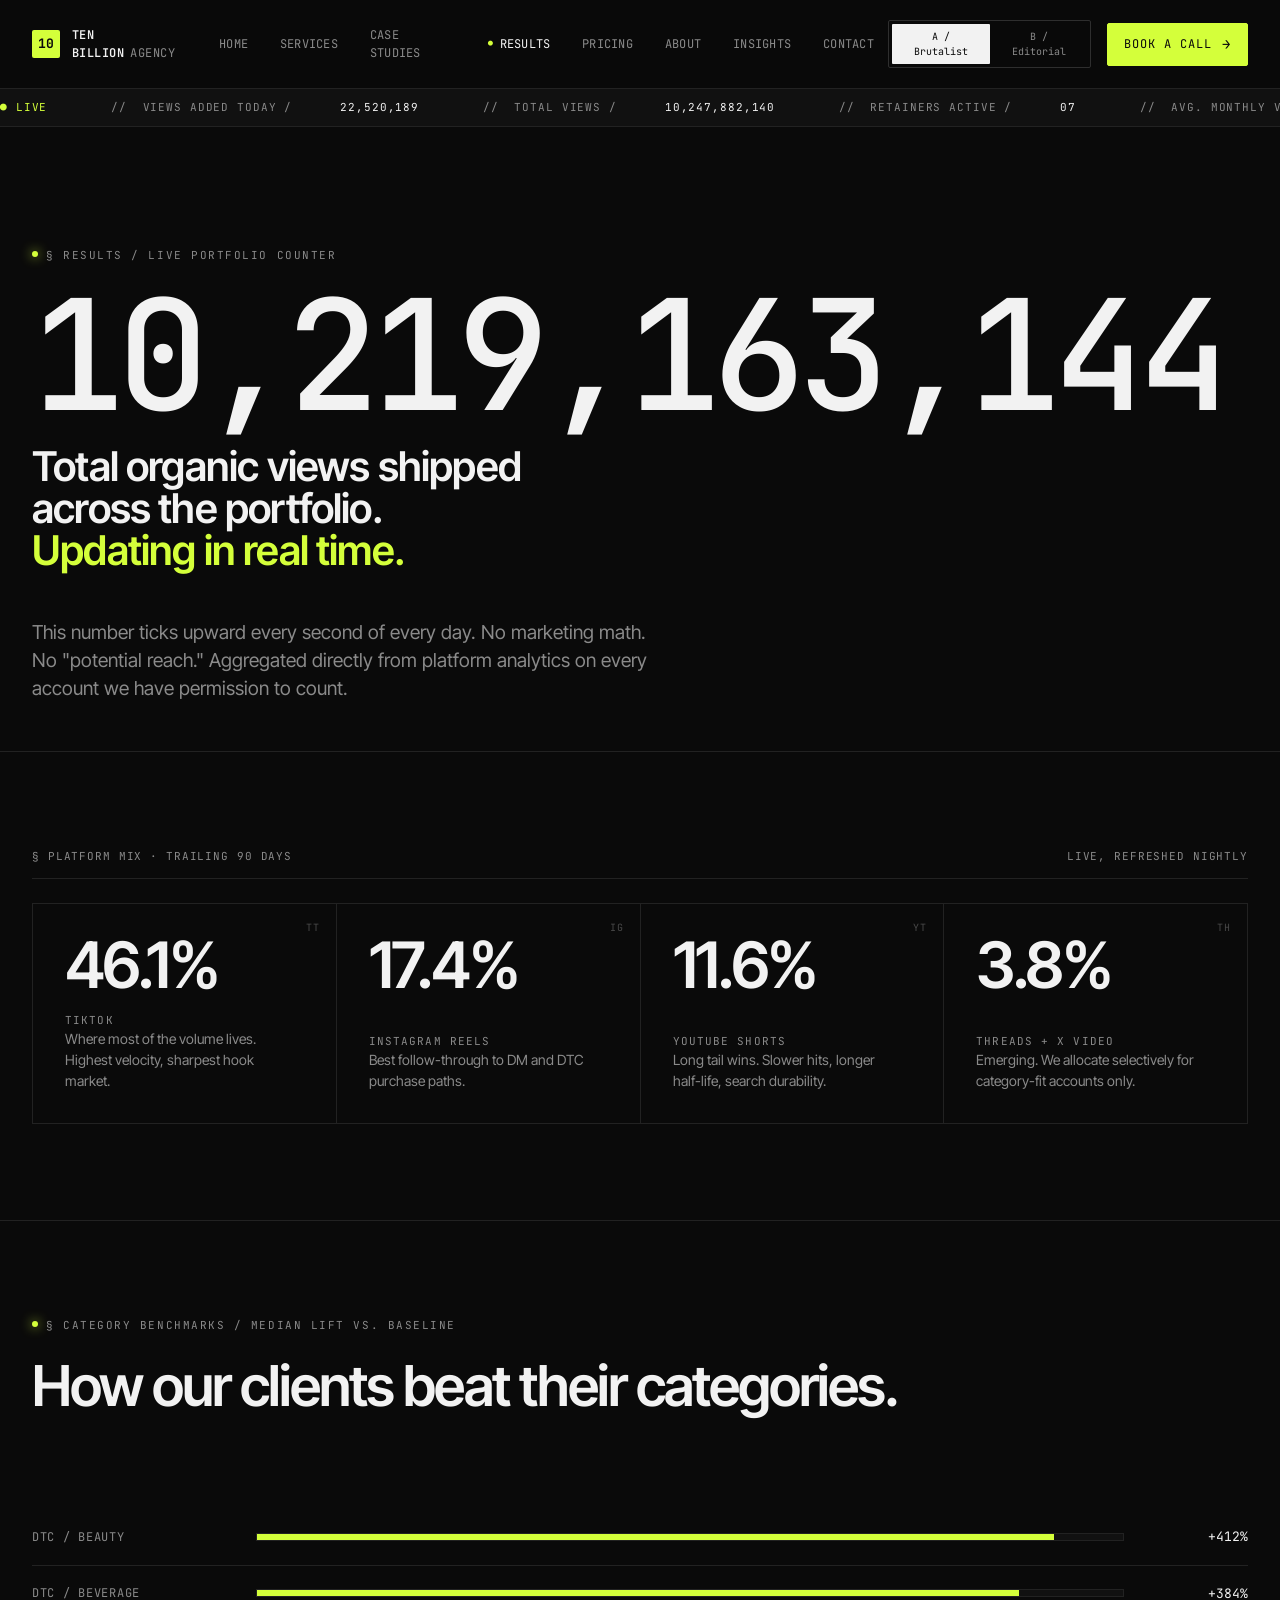
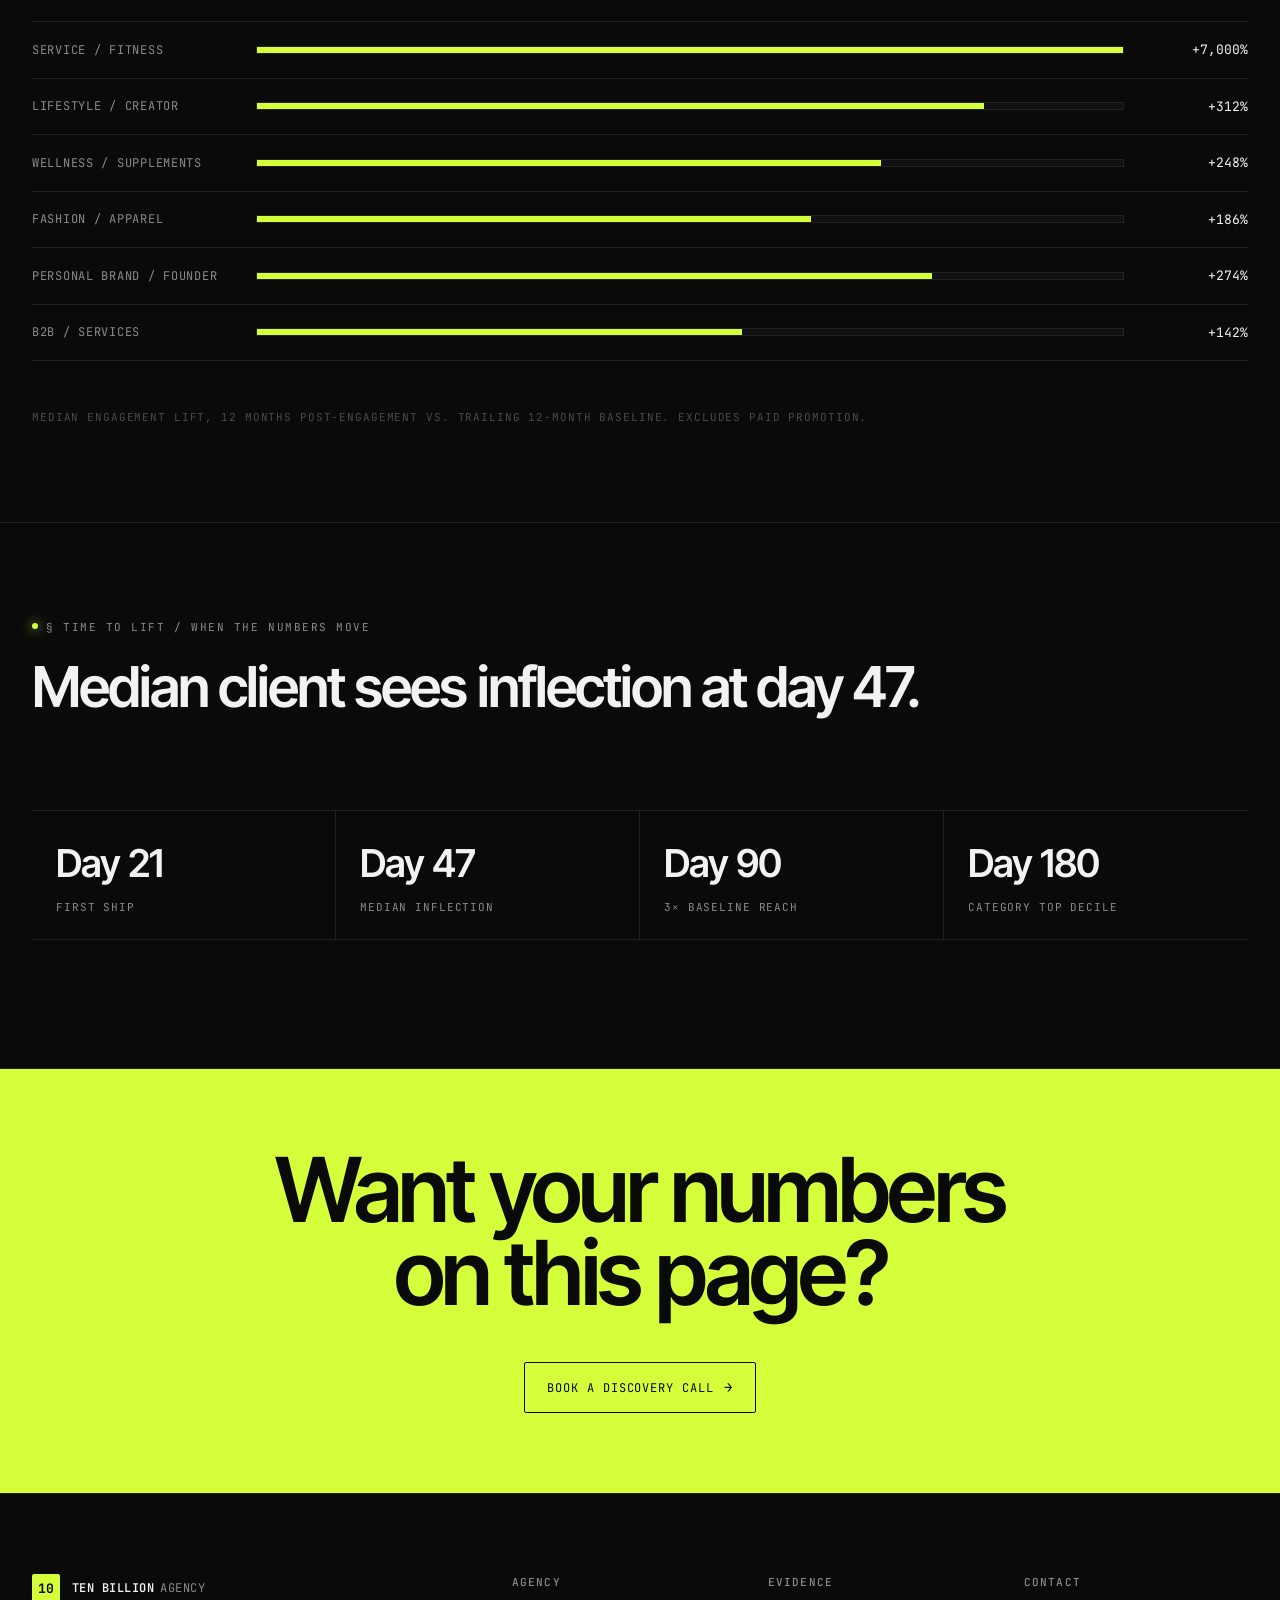
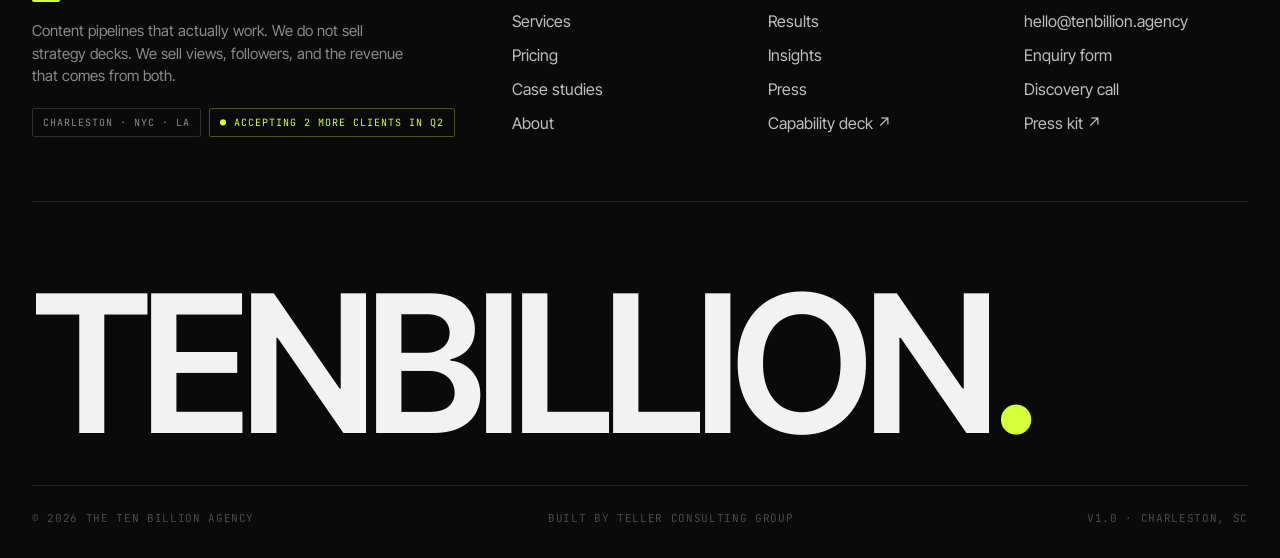
<file: results.html>
<!DOCTYPE html>
<html lang="en" data-direction="a">
<head>
<meta charset="UTF-8" />
<meta name="viewport" content="width=device-width, initial-scale=1.0" />
<title>Results — The Ten Billion Agency</title>
<link rel="preconnect" href="https://fonts.googleapis.com">
<link rel="preconnect" href="https://fonts.gstatic.com" crossorigin>
<link href="https://fonts.googleapis.com/css2?family=Inter+Tight:wght@400;500;600;700&family=Instrument+Serif:ital@0;1&family=JetBrains+Mono:wght@400;500;600&display=swap" rel="stylesheet">
<link rel="stylesheet" href="styles.css">
</head>
<body>
<header class="nav" id="nav"></header>
<div class="ticker" id="ticker"></div>

<main>

<!-- HERO COUNTER -->
<section class="hero" style="padding-bottom:48px">
  <div class="wrap">
    <div class="eyebrow fade-in"><span class="dot"></span>§ Results / Live portfolio counter</div>
    <h1 class="counter fade-in mt-md" id="liveCount" aria-label="Live total views">10,247,882,140</h1>
    <div class="hero-sub fade-in">
      Total organic views shipped across the portfolio. <em style="font-style:normal;color:var(--lime)">Updating in real time.</em>
    </div>
    <p class="lede mt-lg fade-in">
      This number ticks upward every second of every day. No marketing math. No "potential reach."
      Aggregated directly from platform analytics on every account we have permission to count.
    </p>
  </div>
</section>

<!-- PLATFORM BREAKDOWN -->
<section>
  <div class="wrap">
    <div class="rule-label">
      <span>§ Platform mix · trailing 90 days</span>
      <span>Live, refreshed nightly</span>
    </div>
    <div class="metric-grid">
      <div class="metric">
        <span class="m-tag">TT</span>
        <div class="m-num"><span class="bar-anim" data-target="58.4">0</span>%</div>
        <div>
          <div class="m-label">TikTok</div>
          <div class="m-sub">Where most of the volume lives. Highest velocity, sharpest hook market.</div>
        </div>
      </div>
      <div class="metric">
        <span class="m-tag">IG</span>
        <div class="m-num"><span class="bar-anim" data-target="22.1">0</span>%</div>
        <div>
          <div class="m-label">Instagram Reels</div>
          <div class="m-sub">Best follow-through to DM and DTC purchase paths.</div>
        </div>
      </div>
      <div class="metric">
        <span class="m-tag">YT</span>
        <div class="m-num"><span class="bar-anim" data-target="14.7">0</span>%</div>
        <div>
          <div class="m-label">YouTube Shorts</div>
          <div class="m-sub">Long tail wins. Slower hits, longer half-life, search durability.</div>
        </div>
      </div>
      <div class="metric">
        <span class="m-tag">TH</span>
        <div class="m-num"><span class="bar-anim" data-target="4.8">0</span>%</div>
        <div>
          <div class="m-label">Threads + X video</div>
          <div class="m-sub">Emerging. We allocate selectively for category-fit accounts only.</div>
        </div>
      </div>
    </div>
  </div>
</section>

<!-- CATEGORY BENCHMARKS -->
<section>
  <div class="wrap">
    <div class="eyebrow mb-md"><span class="dot"></span>§ Category benchmarks / Median lift vs. baseline</div>
    <h2 class="display-md mb-xl fade-in">How our clients beat their categories.</h2>

    <div id="bars">
      <div class="bar-row">
        <span class="label">DTC / beauty</span>
        <div class="bar-track"><div class="bar-fill" data-pct="92"></div></div>
        <span class="bar-val">+412%</span>
      </div>
      <div class="bar-row">
        <span class="label">DTC / beverage</span>
        <div class="bar-track"><div class="bar-fill" data-pct="88"></div></div>
        <span class="bar-val">+384%</span>
      </div>
      <div class="bar-row">
        <span class="label">Service / fitness</span>
        <div class="bar-track"><div class="bar-fill" data-pct="100"></div></div>
        <span class="bar-val">+7,000%</span>
      </div>
      <div class="bar-row">
        <span class="label">Lifestyle / creator</span>
        <div class="bar-track"><div class="bar-fill" data-pct="84"></div></div>
        <span class="bar-val">+312%</span>
      </div>
      <div class="bar-row">
        <span class="label">Wellness / supplements</span>
        <div class="bar-track"><div class="bar-fill" data-pct="72"></div></div>
        <span class="bar-val">+248%</span>
      </div>
      <div class="bar-row">
        <span class="label">Fashion / apparel</span>
        <div class="bar-track"><div class="bar-fill" data-pct="64"></div></div>
        <span class="bar-val">+186%</span>
      </div>
      <div class="bar-row">
        <span class="label">Personal brand / founder</span>
        <div class="bar-track"><div class="bar-fill" data-pct="78"></div></div>
        <span class="bar-val">+274%</span>
      </div>
      <div class="bar-row">
        <span class="label">B2B / services</span>
        <div class="bar-track"><div class="bar-fill" data-pct="56"></div></div>
        <span class="bar-val">+142%</span>
      </div>
    </div>

    <p class="mt-lg mono" style="font-size:11px;letter-spacing:0.08em;text-transform:uppercase;color:var(--fg-mute)">
      Median engagement lift, 12 months post-engagement vs. trailing 12-month baseline. Excludes paid promotion.
    </p>
  </div>
</section>

<!-- TIME-TO-LIFT STRIP -->
<section>
  <div class="wrap">
    <div class="eyebrow mb-md"><span class="dot"></span>§ Time to lift / When the numbers move</div>
    <h2 class="display-md mb-xl fade-in">Median client sees inflection at day 47.</h2>

    <div class="case-stat-strip">
      <div><div class="v">Day 21</div><div class="l">First ship</div></div>
      <div><div class="v">Day 47</div><div class="l">Median inflection</div></div>
      <div><div class="v">Day 90</div><div class="l">3× baseline reach</div></div>
      <div><div class="v">Day 180</div><div class="l">Category top decile</div></div>
    </div>
  </div>
</section>

<!-- CTA -->
<section class="banner">
  <div class="wrap text-center">
    <h2 class="fade-in">Want your numbers on this page?</h2>
    <div class="flex center mt-lg" style="gap:14px;flex-wrap:wrap">
      <a href="contact.html" class="btn btn-ghost" style="border-color:#0a0a0a;color:#0a0a0a">Book a discovery call <span class="arrow">→</span></a>
    </div>
  </div>
</section>

</main>

<footer class="foot" id="foot"></footer>

<script>window.PAGE = 'results';</script>
<script src="shared.js"></script>
<script>
  /* Live ticker on big number */
  document.addEventListener('DOMContentLoaded', () => {
    const el = document.getElementById('liveCount');
    if (!el) return;
    let val = 10247882140;
    animateCounter(el, val, 2400);
    setTimeout(() => {
      setInterval(() => {
        val += Math.floor(180 + Math.random() * 240);
        el.textContent = val.toLocaleString('en-US');
      }, 1000);
    }, 2600);
  });

  /* Bar fills + percent counters on intersection */
  const ioBar = new IntersectionObserver((entries) => {
    entries.forEach(e => {
      if (e.isIntersecting && !e.target.dataset.ran) {
        e.target.dataset.ran = '1';
        e.target.style.width = e.target.dataset.pct + '%';
      }
    });
  }, { threshold: 0.3 });
  document.querySelectorAll('.bar-fill').forEach(el => ioBar.observe(el));

  const ioPct = new IntersectionObserver((entries) => {
    entries.forEach(e => {
      if (e.isIntersecting && !e.target.dataset.ran) {
        e.target.dataset.ran = '1';
        const target = parseFloat(e.target.dataset.target);
        const start = performance.now();
        const dur = 1600;
        function tick(now) {
          const t = Math.min(1, (now - start) / dur);
          const eased = 1 - Math.pow(1 - t, 3);
          e.target.textContent = (target * eased).toFixed(1);
          if (t < 1) requestAnimationFrame(tick);
        }
        requestAnimationFrame(tick);
      }
    });
  }, { threshold: 0.5 });
  document.querySelectorAll('.bar-anim').forEach(el => ioPct.observe(el));
</script>
</body>
</html>
</file>
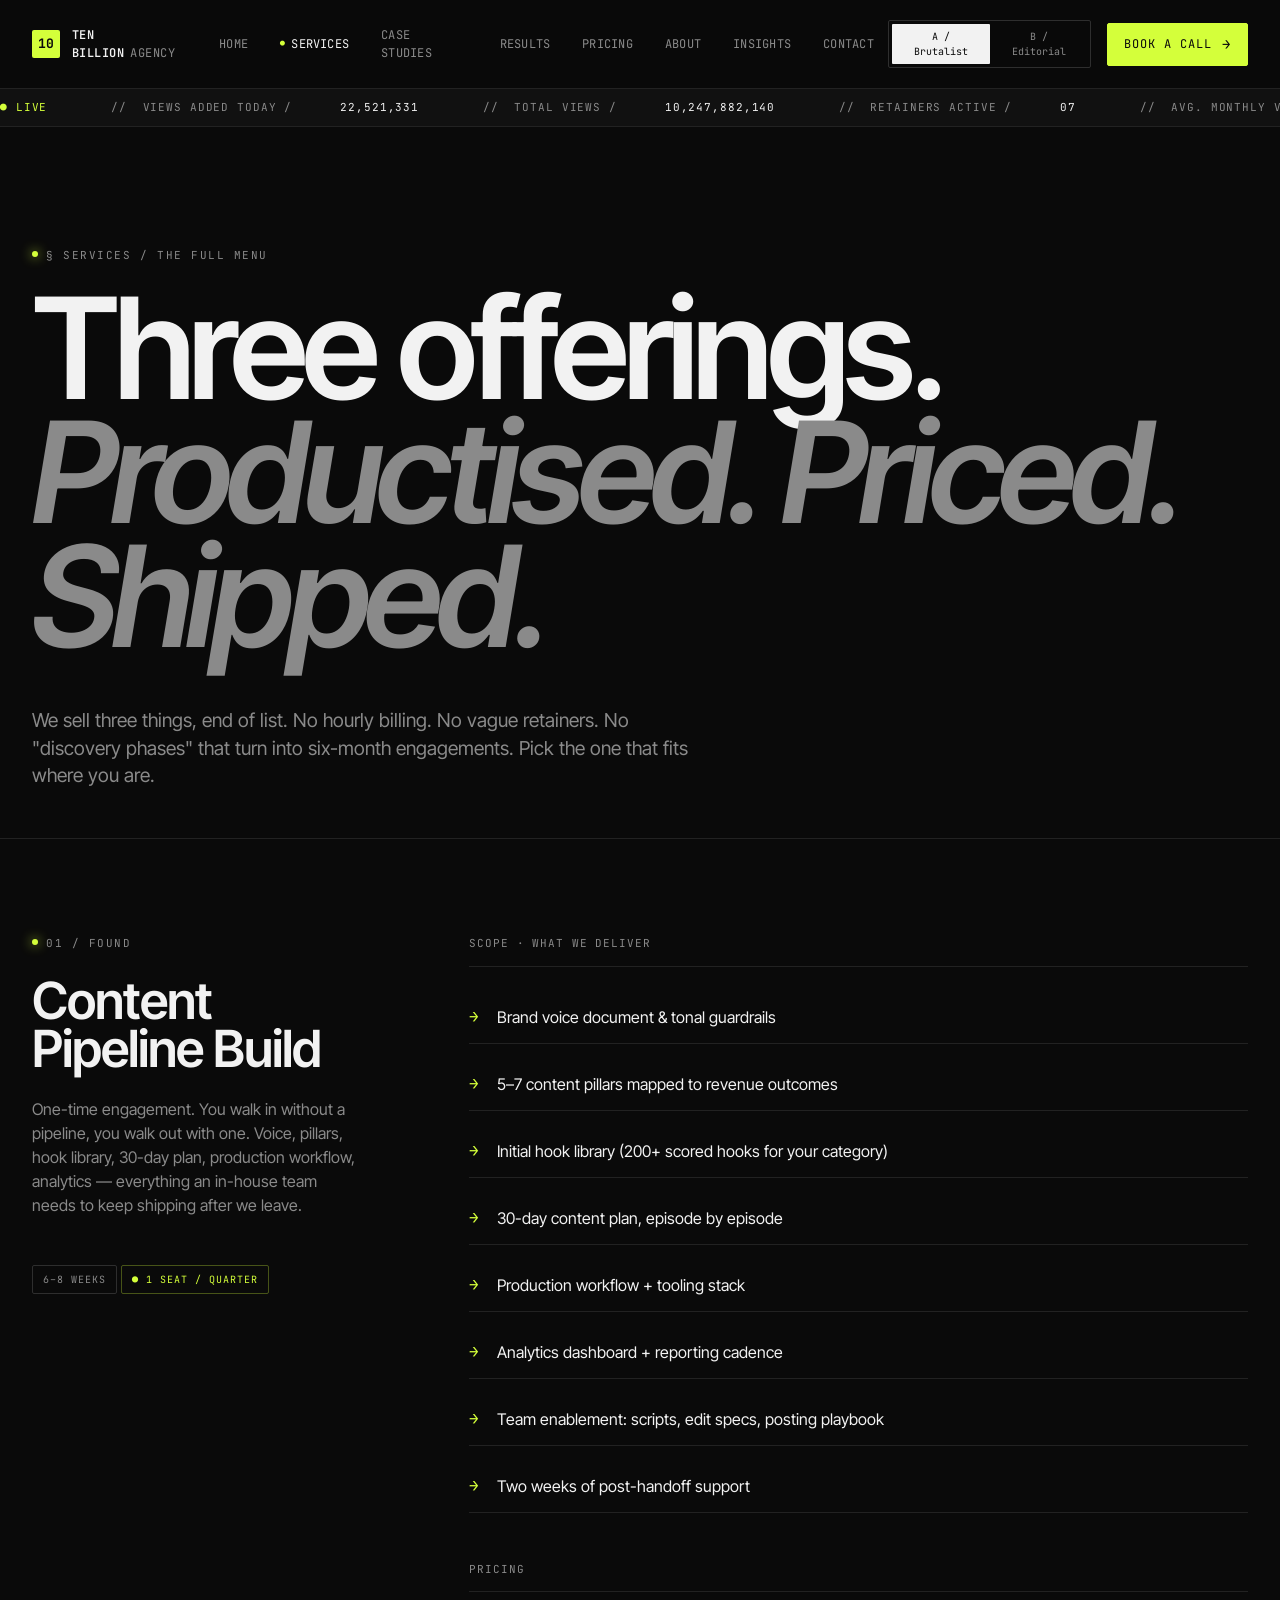
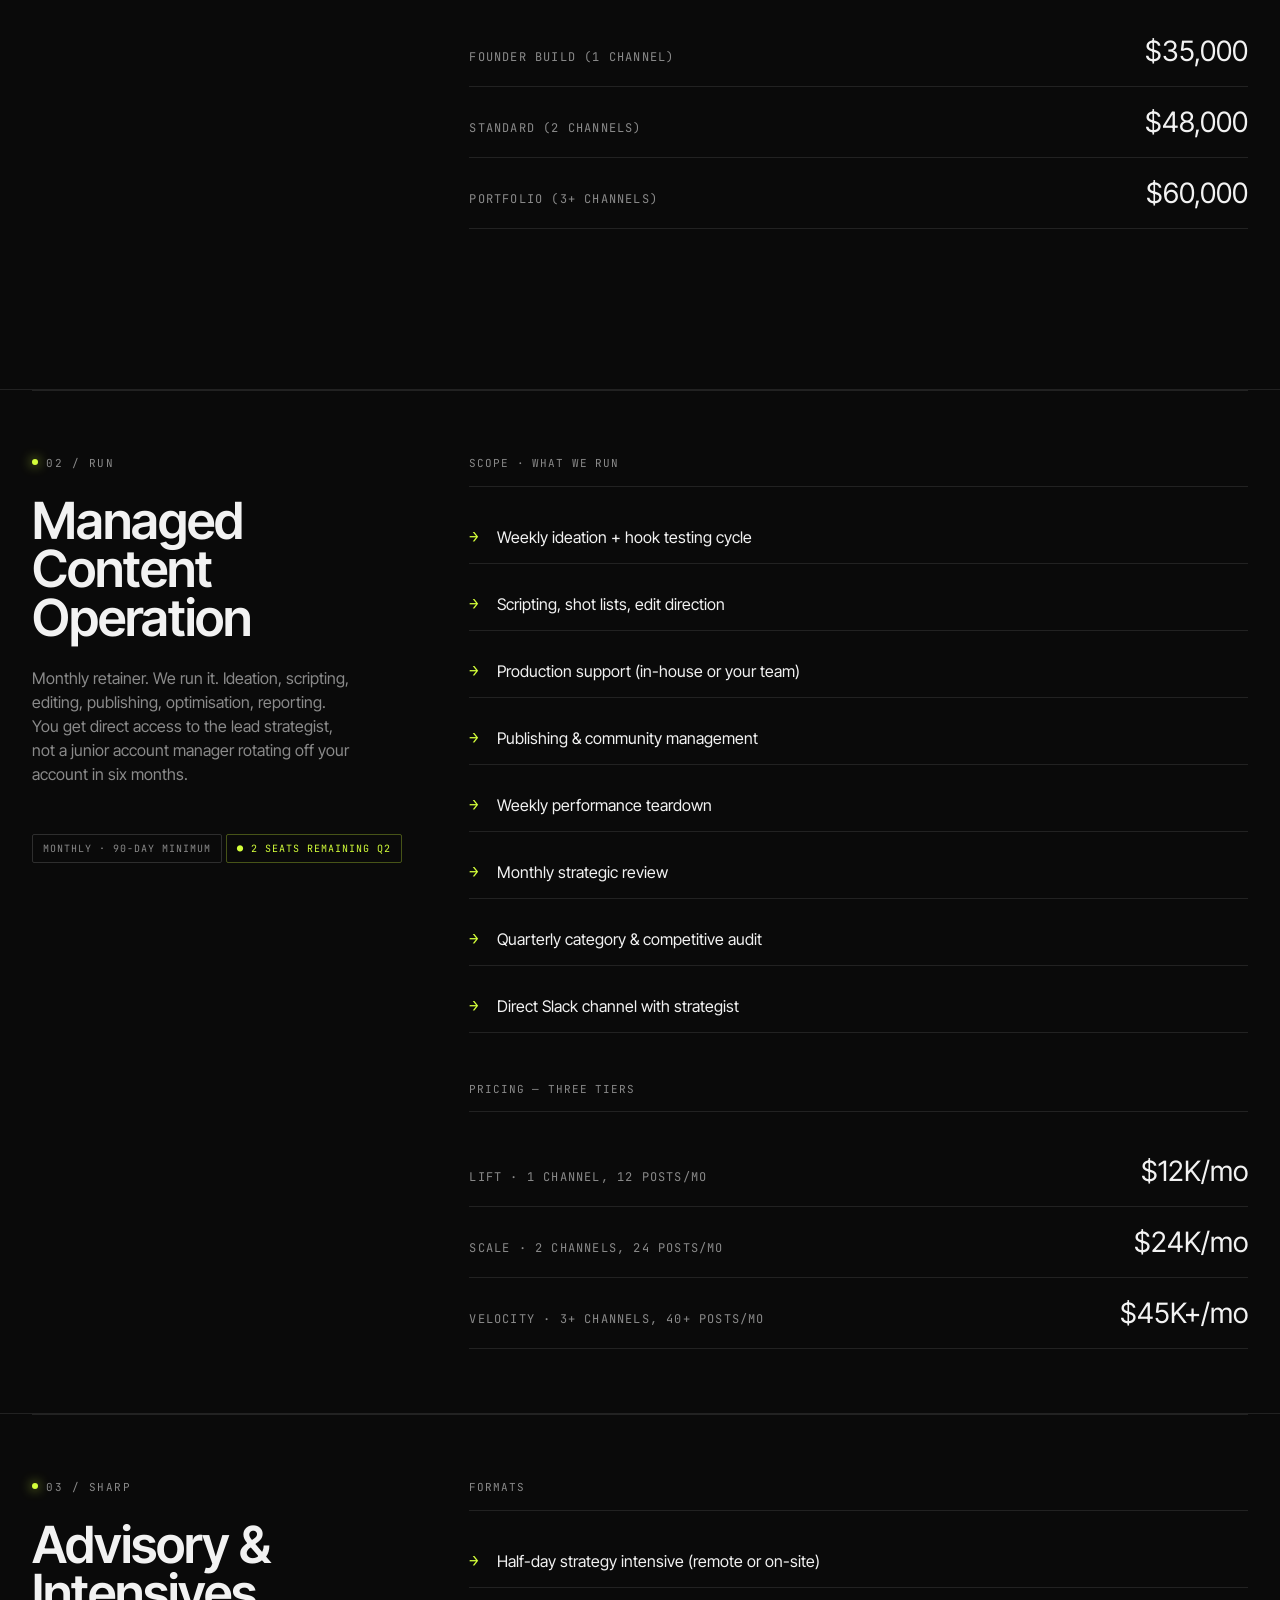
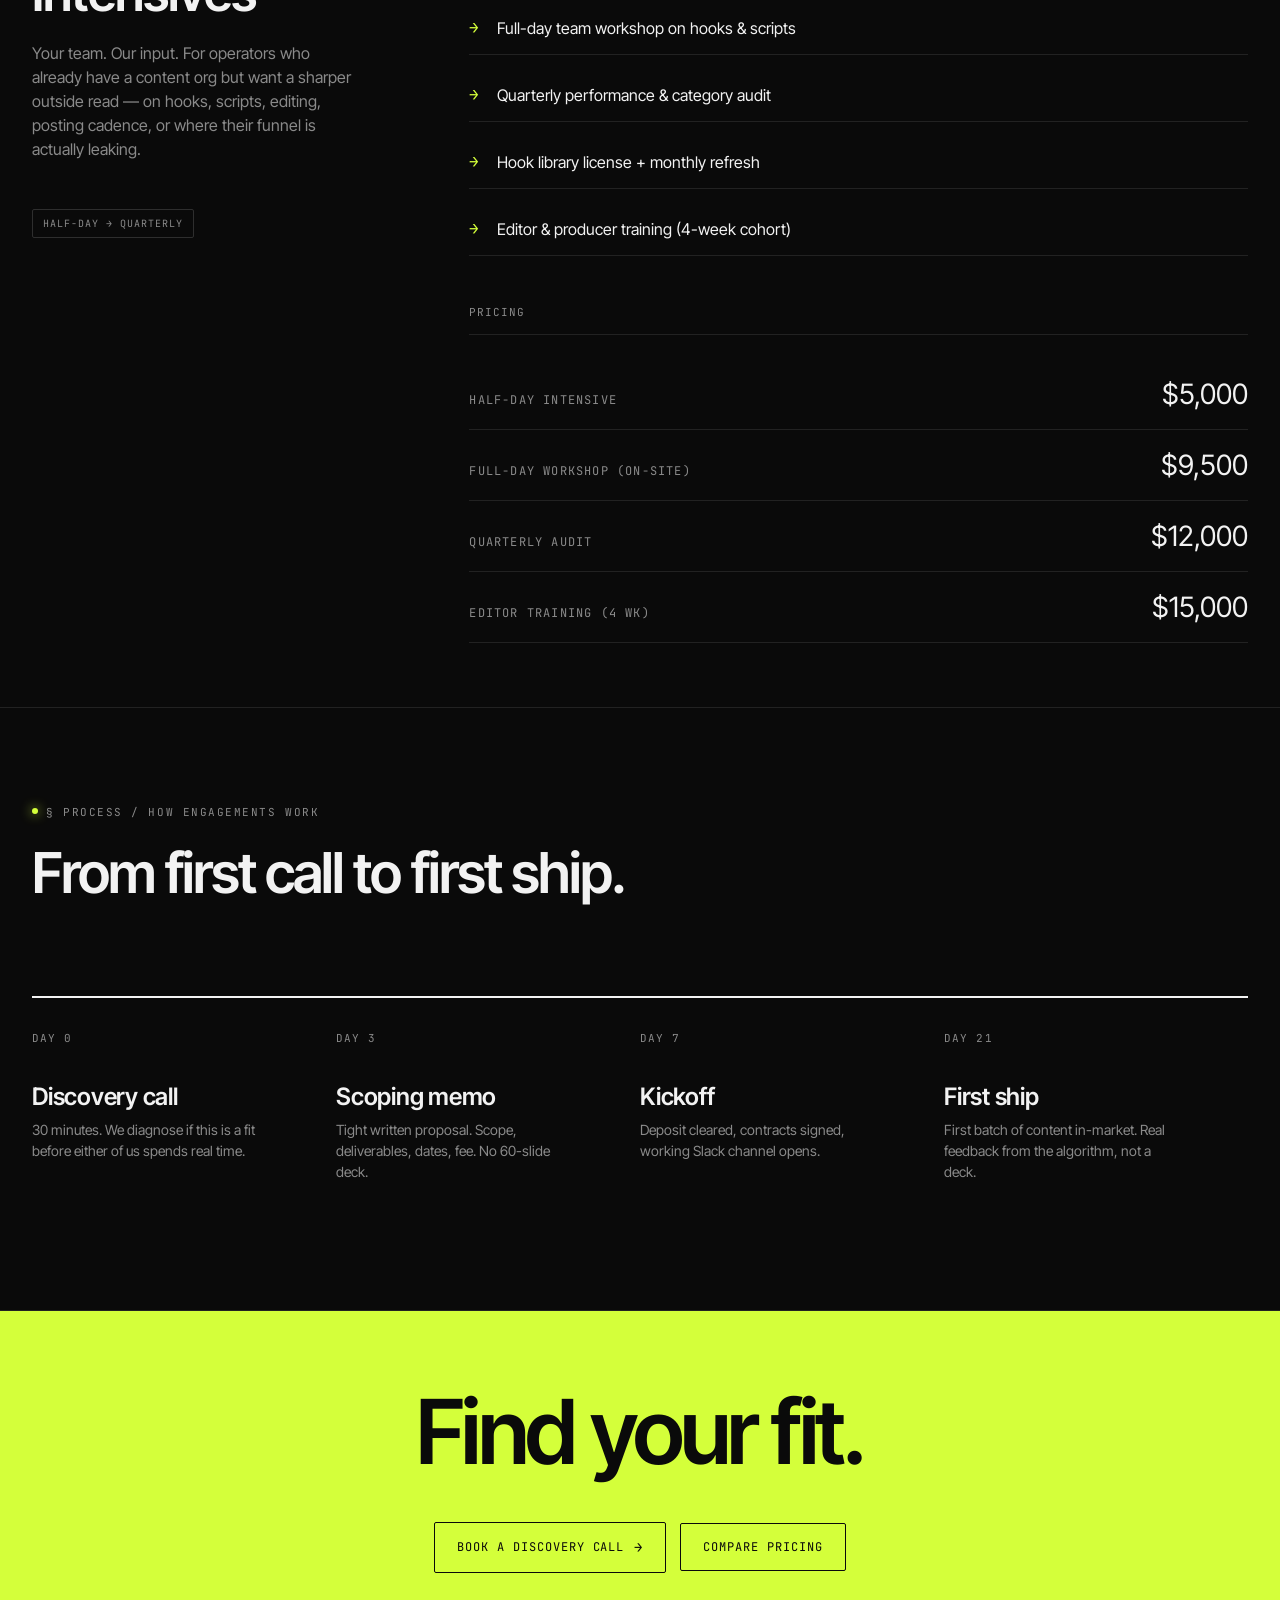
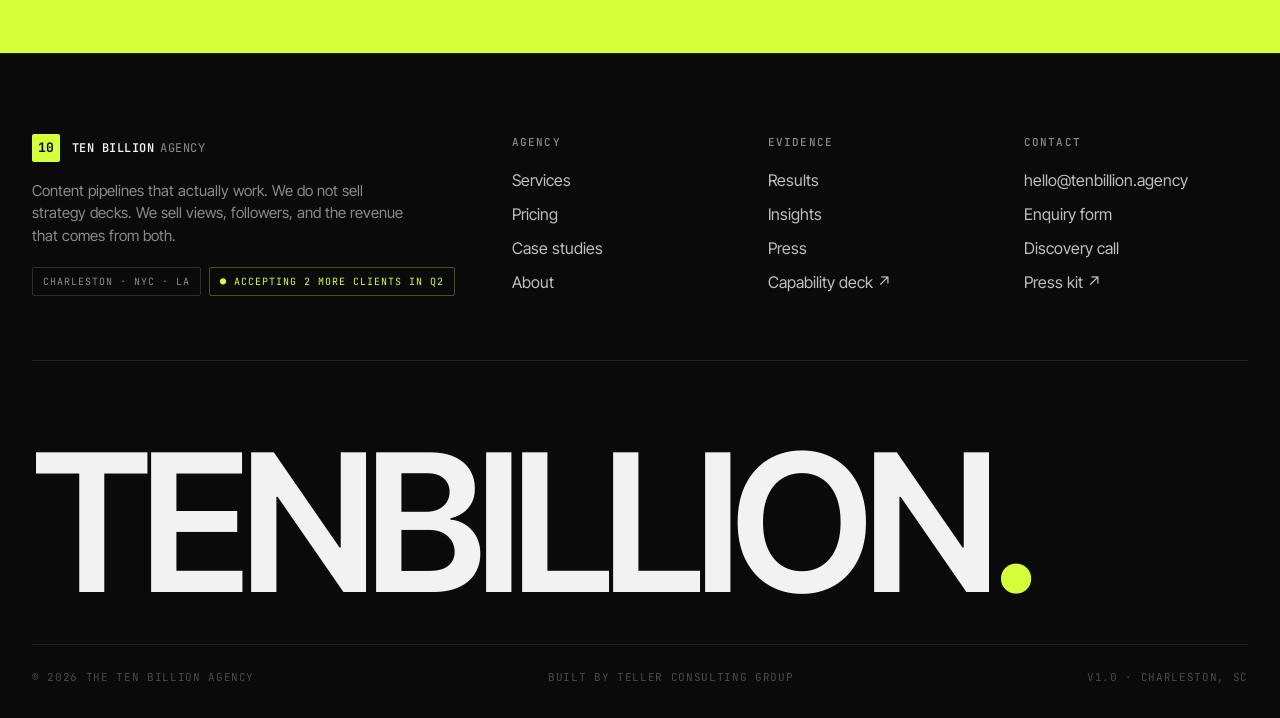
<file: services.html>
<!DOCTYPE html>
<html lang="en" data-direction="a">
<head>
<meta charset="UTF-8" />
<meta name="viewport" content="width=device-width, initial-scale=1.0" />
<title>Services — The Ten Billion Agency</title>
<link rel="preconnect" href="https://fonts.googleapis.com">
<link rel="preconnect" href="https://fonts.gstatic.com" crossorigin>
<link href="https://fonts.googleapis.com/css2?family=Inter+Tight:wght@400;500;600;700&family=Instrument+Serif:ital@0;1&family=JetBrains+Mono:wght@400;500;600&display=swap" rel="stylesheet">
<link rel="stylesheet" href="styles.css">
</head>
<body>
<header class="nav" id="nav"></header>
<div class="ticker" id="ticker"></div>

<main>

<!-- HERO -->
<section class="hero" style="padding-bottom:48px">
  <div class="wrap">
    <div class="eyebrow fade-in"><span class="dot"></span>§ Services / The full menu</div>
    <h1 class="display-xl fade-in mt-md">Three offerings.<br/><span style="color:var(--fg-dim);font-style:italic">Productised. Priced. Shipped.</span></h1>
    <p class="lede mt-lg fade-in" style="max-width:62ch">
      We sell three things, end of list. No hourly billing. No vague retainers. No "discovery phases" that turn into six-month engagements.
      Pick the one that fits where you are.
    </p>
  </div>
</section>

<!-- BUILD -->
<section id="build">
  <div class="wrap">
    <div class="service-detail" style="border-top:0;padding-top:0">
      <div>
        <div class="eyebrow mb-md"><span class="dot"></span>01 / FOUND</div>
        <h3 class="fade-in">Content Pipeline Build</h3>
        <p class="mt-md text-dim" style="font-size:16px;max-width:36ch">
          One-time engagement. You walk in without a pipeline, you walk out with one.
          Voice, pillars, hook library, 30-day plan, production workflow, analytics — everything an in-house team needs to keep shipping after we leave.
        </p>
        <div class="mt-lg">
          <span class="chip">6–8 weeks</span>
          <span class="chip accent">● 1 seat / quarter</span>
        </div>
      </div>
      <div>
        <div class="rule-label">Scope · what we deliver</div>
        <ul>
          <li>Brand voice document &amp; tonal guardrails</li>
          <li>5–7 content pillars mapped to revenue outcomes</li>
          <li>Initial hook library (200+ scored hooks for your category)</li>
          <li>30-day content plan, episode by episode</li>
          <li>Production workflow + tooling stack</li>
          <li>Analytics dashboard + reporting cadence</li>
          <li>Team enablement: scripts, edit specs, posting playbook</li>
          <li>Two weeks of post-handoff support</li>
        </ul>
        <div class="mt-lg">
          <div class="rule-label">Pricing</div>
          <div class="price-row"><span class="tier">Founder build (1 channel)</span><span class="amount">$35,000</span></div>
          <div class="price-row"><span class="tier">Standard (2 channels)</span><span class="amount">$48,000</span></div>
          <div class="price-row"><span class="tier">Portfolio (3+ channels)</span><span class="amount">$60,000</span></div>
        </div>
      </div>
    </div>
  </div>
</section>

<!-- MANAGED -->
<section id="managed" style="padding:0">
  <div class="wrap">
    <div class="service-detail">
      <div>
        <div class="eyebrow mb-md"><span class="dot"></span>02 / RUN</div>
        <h3 class="fade-in">Managed Content Operation</h3>
        <p class="mt-md text-dim" style="font-size:16px;max-width:36ch">
          Monthly retainer. We run it. Ideation, scripting, editing, publishing, optimisation, reporting.
          You get direct access to the lead strategist, not a junior account manager rotating off your account in six months.
        </p>
        <div class="mt-lg">
          <span class="chip">Monthly · 90-day minimum</span>
          <span class="chip accent">● 2 seats remaining Q2</span>
        </div>
      </div>
      <div>
        <div class="rule-label">Scope · what we run</div>
        <ul>
          <li>Weekly ideation + hook testing cycle</li>
          <li>Scripting, shot lists, edit direction</li>
          <li>Production support (in-house or your team)</li>
          <li>Publishing &amp; community management</li>
          <li>Weekly performance teardown</li>
          <li>Monthly strategic review</li>
          <li>Quarterly category &amp; competitive audit</li>
          <li>Direct Slack channel with strategist</li>
        </ul>
        <div class="mt-lg">
          <div class="rule-label">Pricing — three tiers</div>
          <div class="price-row"><span class="tier">Lift · 1 channel, 12 posts/mo</span><span class="amount">$12K/mo</span></div>
          <div class="price-row"><span class="tier">Scale · 2 channels, 24 posts/mo</span><span class="amount">$24K/mo</span></div>
          <div class="price-row"><span class="tier">Velocity · 3+ channels, 40+ posts/mo</span><span class="amount">$45K+/mo</span></div>
        </div>
      </div>
    </div>
  </div>
</section>

<!-- ADVISORY -->
<section id="advisory" style="padding:0">
  <div class="wrap">
    <div class="service-detail">
      <div>
        <div class="eyebrow mb-md"><span class="dot"></span>03 / SHARP</div>
        <h3 class="fade-in">Advisory &amp; Intensives</h3>
        <p class="mt-md text-dim" style="font-size:16px;max-width:36ch">
          Your team. Our input. For operators who already have a content org but want a sharper outside read —
          on hooks, scripts, editing, posting cadence, or where their funnel is actually leaking.
        </p>
        <div class="mt-lg">
          <span class="chip">Half-day → quarterly</span>
        </div>
      </div>
      <div>
        <div class="rule-label">Formats</div>
        <ul>
          <li>Half-day strategy intensive (remote or on-site)</li>
          <li>Full-day team workshop on hooks &amp; scripts</li>
          <li>Quarterly performance &amp; category audit</li>
          <li>Hook library license + monthly refresh</li>
          <li>Editor &amp; producer training (4-week cohort)</li>
        </ul>
        <div class="mt-lg">
          <div class="rule-label">Pricing</div>
          <div class="price-row"><span class="tier">Half-day intensive</span><span class="amount">$5,000</span></div>
          <div class="price-row"><span class="tier">Full-day workshop (on-site)</span><span class="amount">$9,500</span></div>
          <div class="price-row"><span class="tier">Quarterly audit</span><span class="amount">$12,000</span></div>
          <div class="price-row"><span class="tier">Editor training (4 wk)</span><span class="amount">$15,000</span></div>
        </div>
      </div>
    </div>
  </div>
</section>

<!-- PROCESS -->
<section>
  <div class="wrap">
    <div class="eyebrow mb-md"><span class="dot"></span>§ Process / How engagements work</div>
    <h2 class="display-md mb-xl fade-in">From first call to first ship.</h2>

    <div class="process">
      <div class="step fade-in">
        <div class="n">Day 0</div>
        <h4>Discovery call</h4>
        <p>30 minutes. We diagnose if this is a fit before either of us spends real time.</p>
      </div>
      <div class="step fade-in">
        <div class="n">Day 3</div>
        <h4>Scoping memo</h4>
        <p>Tight written proposal. Scope, deliverables, dates, fee. No 60-slide deck.</p>
      </div>
      <div class="step fade-in">
        <div class="n">Day 7</div>
        <h4>Kickoff</h4>
        <p>Deposit cleared, contracts signed, working Slack channel opens.</p>
      </div>
      <div class="step fade-in">
        <div class="n">Day 21</div>
        <h4>First ship</h4>
        <p>First batch of content in-market. Real feedback from the algorithm, not a deck.</p>
      </div>
    </div>
  </div>
</section>

<!-- CTA -->
<section class="banner">
  <div class="wrap text-center">
    <h2 class="fade-in">Find your fit.</h2>
    <div class="flex center mt-lg" style="gap:14px;flex-wrap:wrap">
      <a href="contact.html" class="btn btn-ghost" style="border-color:#0a0a0a;color:#0a0a0a">Book a discovery call <span class="arrow">→</span></a>
      <a href="pricing.html" class="btn btn-ghost" style="border-color:#0a0a0a;color:#0a0a0a">Compare pricing</a>
    </div>
  </div>
</section>

</main>

<footer class="foot" id="foot"></footer>

<script>window.PAGE = 'services';</script>
<script src="shared.js"></script>
</body>
</html>
</file>
<file: styles.css>
/* ============================================================
   THE TEN BILLION AGENCY
   Two directions switched via [data-direction="a"|"b"] on <html>
   A = Performance Brutalist (black + lime)
   B = Editorial Operator (off-white + ink + lime accent)
   ============================================================ */

:root {
  --lime: #d4ff3a;
  --lime-dim: #b8e030;
  --mono: 'JetBrains Mono', ui-monospace, SFMono-Regular, Menlo, monospace;
  --grotesk: 'Neue Haas Grotesk Text Pro', 'Inter Tight', 'Helvetica Neue', Helvetica, Arial, sans-serif;
  --display: 'Instrument Serif', 'Times New Roman', serif;
  --ease: cubic-bezier(0.22, 1, 0.36, 1);
}

/* Direction A — Performance Brutalist */
html[data-direction="a"] {
  --bg: #0a0a0a;
  --bg-2: #111111;
  --bg-3: #181818;
  --fg: #f2f2f2;
  --fg-dim: #8a8a8a;
  --fg-mute: #4a4a4a;
  --rule: #222;
  --rule-strong: #2e2e2e;
  --accent: var(--lime);
  --accent-ink: #0a0a0a;
  --headline-font: var(--grotesk);
  --headline-weight: 600;
  --headline-tracking: -0.035em;
}

/* Direction B — Editorial Operator */
html[data-direction="b"] {
  --bg: #f3efe7;
  --bg-2: #ece7dc;
  --bg-3: #e3ddce;
  --fg: #141210;
  --fg-dim: #5c554b;
  --fg-mute: #928a7c;
  --rule: #d4ccbb;
  --rule-strong: #a89f8d;
  --accent: #1a1714;
  --accent-ink: var(--lime);
  --headline-font: var(--display);
  --headline-weight: 400;
  --headline-tracking: -0.02em;
}

* { box-sizing: border-box; margin: 0; padding: 0; }
html, body { background: var(--bg); color: var(--fg); }
body {
  font-family: var(--grotesk);
  font-size: 16px;
  line-height: 1.5;
  -webkit-font-smoothing: antialiased;
  -moz-osx-font-smoothing: grayscale;
  transition: background 0.4s var(--ease), color 0.4s var(--ease);
  min-height: 100vh;
  overflow-x: hidden;
}

a { color: inherit; text-decoration: none; }
img, svg { display: block; max-width: 100%; }
button { font: inherit; color: inherit; background: none; border: 0; cursor: pointer; }
input, textarea, select { font: inherit; color: inherit; }

/* ─────────────── TYPE ─────────────── */
.mono { font-family: var(--mono); font-feature-settings: "ss01", "zero"; }
.eyebrow {
  font-family: var(--mono);
  font-size: 11px;
  letter-spacing: 0.14em;
  text-transform: uppercase;
  color: var(--fg-dim);
}
.eyebrow .dot {
  display: inline-block; width: 6px; height: 6px; border-radius: 50%;
  background: var(--lime); margin-right: 8px; vertical-align: 2px;
  box-shadow: 0 0 12px var(--lime);
}

h1, h2, h3, h4 {
  font-family: var(--headline-font);
  font-weight: var(--headline-weight);
  letter-spacing: var(--headline-tracking);
  line-height: 0.95;
  text-wrap: balance;
}
html[data-direction="b"] h1,
html[data-direction="b"] h2,
html[data-direction="b"] h3 { line-height: 1.02; }

.display-xl { font-size: clamp(64px, 11vw, 180px); letter-spacing: -0.045em; line-height: 0.88; }
.display-lg { font-size: clamp(48px, 7vw, 112px); letter-spacing: -0.035em; line-height: 0.92; }
.display-md { font-size: clamp(36px, 4.4vw, 72px); line-height: 0.98; }
.display-sm { font-size: clamp(28px, 2.6vw, 44px); }

.lede {
  font-size: clamp(18px, 1.5vw, 22px);
  line-height: 1.45;
  color: var(--fg-dim);
  max-width: 58ch;
  text-wrap: pretty;
}
html[data-direction="b"] .lede { color: var(--fg); opacity: 0.72; }

/* ─────────────── LAYOUT ─────────────── */
.wrap { width: 100%; max-width: 1480px; margin: 0 auto; padding: 0 32px; }
@media (max-width: 720px) { .wrap { padding: 0 20px; } }

section { padding: 96px 0; border-top: 1px solid var(--rule); }
section.flush { padding: 0; border-top: 0; }
section:first-of-type { border-top: 0; }

.grid { display: grid; gap: 24px; }
.grid-12 { grid-template-columns: repeat(12, 1fr); }
.grid-6  { grid-template-columns: repeat(6, 1fr); }
.grid-4  { grid-template-columns: repeat(4, 1fr); }
.grid-3  { grid-template-columns: repeat(3, 1fr); }
.grid-2  { grid-template-columns: 1fr 1fr; }

@media (max-width: 960px) {
  .grid-12, .grid-6 { grid-template-columns: repeat(6, 1fr); }
  .grid-4, .grid-3 { grid-template-columns: repeat(2, 1fr); }
  .grid-2 { grid-template-columns: 1fr; }
}
@media (max-width: 600px) {
  .grid-12, .grid-6, .grid-4, .grid-3 { grid-template-columns: 1fr; }
  section { padding: 64px 0; }
}

.col-6 { grid-column: span 6; }
.col-4 { grid-column: span 4; }
.col-3 { grid-column: span 3; }
.col-8 { grid-column: span 8; }
.col-12 { grid-column: span 12; }
@media (max-width: 960px) { .col-8, .col-6, .col-4, .col-3 { grid-column: span 6; } }
@media (max-width: 600px) { .col-8, .col-6, .col-4, .col-3 { grid-column: span 1; } }

/* ─────────────── NAV ─────────────── */
.nav {
  position: sticky; top: 0; z-index: 50;
  background: color-mix(in oklab, var(--bg), transparent 8%);
  backdrop-filter: blur(14px);
  border-bottom: 1px solid var(--rule);
}
.nav-inner {
  display: flex; align-items: center; justify-content: space-between;
  padding: 18px 32px;
}
.logo {
  display: flex; align-items: center; gap: 12px;
  font-family: var(--mono); font-size: 12px; letter-spacing: 0.04em;
  text-transform: uppercase;
}
.logo-mark {
  width: 28px; height: 28px;
  display: grid; place-items: center;
  background: var(--accent); color: var(--accent-ink);
  font-family: var(--mono); font-size: 13px; font-weight: 700;
  letter-spacing: -0.02em;
  border-radius: 2px;
}
html[data-direction="b"] .logo-mark { border-radius: 50%; }
.logo-name strong { font-weight: 600; }
.logo-name span { color: var(--fg-dim); margin-left: 6px; }

.nav-links {
  display: flex; gap: 4px; align-items: center;
  font-family: var(--mono); font-size: 12px; letter-spacing: 0.02em;
  text-transform: uppercase;
}
.nav-links a {
  padding: 8px 14px; border-radius: 2px;
  color: var(--fg-dim);
  transition: color 0.2s, background 0.2s;
}
.nav-links a:hover { color: var(--fg); }
.nav-links a.active { color: var(--fg); }
.nav-links a.active::before {
  content: "●"; color: var(--lime); margin-right: 6px; font-size: 8px;
  vertical-align: 2px;
}

.nav-right { display: flex; align-items: center; gap: 16px; }

/* Direction toggle */
.dir-toggle {
  display: flex; align-items: center; gap: 0;
  padding: 3px; border: 1px solid var(--rule-strong);
  border-radius: 2px;
  font-family: var(--mono); font-size: 10px; letter-spacing: 0.08em;
  text-transform: uppercase;
}
.dir-toggle button {
  padding: 5px 10px; color: var(--fg-dim);
  border-radius: 1px;
  transition: all 0.2s;
}
.dir-toggle button.on { background: var(--fg); color: var(--bg); }

@media (max-width: 860px) {
  .nav-links { display: none; }
}

/* ─────────────── BUTTONS ─────────────── */
.btn {
  display: inline-flex; align-items: center; gap: 10px;
  padding: 14px 22px;
  font-family: var(--mono); font-size: 12px;
  letter-spacing: 0.08em; text-transform: uppercase;
  border-radius: 2px;
  transition: all 0.2s var(--ease);
  white-space: nowrap;
}
.btn-primary {
  background: var(--lime); color: #0a0a0a;
  border: 1px solid var(--lime);
}
.btn-primary:hover { background: var(--lime-dim); border-color: var(--lime-dim); transform: translateY(-1px); }
.btn-ghost {
  border: 1px solid var(--rule-strong); color: var(--fg);
}
.btn-ghost:hover { border-color: var(--fg); }
.btn .arrow { font-size: 14px; transition: transform 0.2s; }
.btn:hover .arrow { transform: translateX(3px); }

/* ─────────────── TICKER ─────────────── */
.ticker {
  background: var(--bg-2);
  border-bottom: 1px solid var(--rule);
  overflow: hidden;
  padding: 10px 0;
  font-family: var(--mono); font-size: 11px; letter-spacing: 0.08em;
  text-transform: uppercase;
  color: var(--fg-dim);
}
.ticker-track {
  display: flex; gap: 48px; white-space: nowrap;
  animation: tkr 90s linear infinite;
}
.ticker span.hl { color: var(--lime); }
.ticker span.v { color: var(--fg); }
@keyframes tkr { to { transform: translateX(-50%); } }

/* ─────────────── FOOTER ─────────────── */
footer.foot {
  border-top: 1px solid var(--rule);
  padding: 80px 0 32px;
  background: var(--bg);
}
.foot-top {
  display: grid; grid-template-columns: 2fr 1fr 1fr 1fr; gap: 32px;
  padding-bottom: 64px;
}
.foot-bottom {
  display: flex; justify-content: space-between; align-items: center;
  padding-top: 24px; border-top: 1px solid var(--rule);
  font-family: var(--mono); font-size: 11px; letter-spacing: 0.06em;
  color: var(--fg-mute); text-transform: uppercase;
}
.foot-col h5 {
  font-family: var(--mono); font-size: 11px; letter-spacing: 0.1em;
  text-transform: uppercase; color: var(--fg-dim);
  margin-bottom: 18px; font-weight: 500;
}
.foot-col ul { list-style: none; display: flex; flex-direction: column; gap: 10px; }
.foot-col a { color: var(--fg); opacity: 0.78; }
.foot-col a:hover { opacity: 1; color: var(--lime); }
.foot-mega {
  font-family: var(--headline-font); font-weight: var(--headline-weight);
  font-size: clamp(80px, 15vw, 240px); line-height: 0.85;
  letter-spacing: -0.05em;
  padding: 80px 0 40px;
  border-top: 1px solid var(--rule);
}
@media (max-width: 860px) { .foot-top { grid-template-columns: 1fr 1fr; } }
@media (max-width: 500px) { .foot-top { grid-template-columns: 1fr; } }

/* ─────────────── CARDS / UTILITY ─────────────── */
.card {
  border: 1px solid var(--rule);
  padding: 32px;
  background: var(--bg-2);
  position: relative;
  transition: border-color 0.2s, background 0.2s;
}
.card:hover { border-color: var(--rule-strong); }

.chip {
  display: inline-flex; align-items: center; gap: 8px;
  padding: 6px 10px; border: 1px solid var(--rule-strong);
  font-family: var(--mono); font-size: 10px; letter-spacing: 0.1em;
  text-transform: uppercase; color: var(--fg-dim);
  border-radius: 2px;
}
.chip.accent { color: var(--lime); border-color: color-mix(in oklab, var(--lime), transparent 70%); }

.hairline { height: 1px; background: var(--rule); width: 100%; }

.stat-num {
  font-family: var(--headline-font); font-weight: var(--headline-weight);
  letter-spacing: -0.04em; line-height: 0.9;
}

.rule-label {
  display: flex; justify-content: space-between; align-items: baseline;
  font-family: var(--mono); font-size: 11px; letter-spacing: 0.08em;
  text-transform: uppercase; color: var(--fg-dim);
  padding-bottom: 14px; margin-bottom: 24px;
  border-bottom: 1px solid var(--rule);
}

/* ─────────────── HERO COUNTER ─────────────── */
.hero {
  padding: 120px 0 80px;
  position: relative;
  overflow: hidden;
}
.hero-grid {
  display: grid; grid-template-columns: 1.4fr 1fr; gap: 48px;
  align-items: end;
}
@media (max-width: 960px) { .hero-grid { grid-template-columns: 1fr; } }

.counter {
  font-family: var(--mono);
  font-size: clamp(56px, 12vw, 190px);
  letter-spacing: -0.045em;
  line-height: 0.88;
  color: var(--fg);
  font-weight: 500;
  font-variant-numeric: tabular-nums;
}
html[data-direction="b"] .counter {
  font-family: var(--display);
  font-weight: 400;
}
.counter .u { color: var(--lime); }

.hero-sub {
  font-family: var(--headline-font); font-weight: var(--headline-weight);
  font-size: clamp(28px, 3.2vw, 52px);
  line-height: 1.02; letter-spacing: -0.02em;
  margin-top: 24px;
  max-width: 22ch; text-wrap: balance;
}

/* ─────────────── ABSTRACT VISUAL PLACEHOLDERS ─────────────── */
.abstract {
  position: relative;
  aspect-ratio: 4/5;
  overflow: hidden;
  background: var(--bg-2);
  border: 1px solid var(--rule);
}
.abstract.wide { aspect-ratio: 16/10; }
.abstract.square { aspect-ratio: 1; }

.abstract::after {
  content: attr(data-label);
  position: absolute; left: 12px; bottom: 12px;
  font-family: var(--mono); font-size: 10px; letter-spacing: 0.12em;
  text-transform: uppercase; color: var(--fg-mute);
  z-index: 2;
}

/* ─────────────── FORMS ─────────────── */
.field { display: flex; flex-direction: column; gap: 8px; margin-bottom: 20px; }
.field label {
  font-family: var(--mono); font-size: 11px; letter-spacing: 0.1em;
  text-transform: uppercase; color: var(--fg-dim);
}
.field input, .field textarea, .field select {
  background: transparent;
  border: 0;
  border-bottom: 1px solid var(--rule-strong);
  padding: 10px 0;
  font-size: 18px;
  color: var(--fg);
  outline: none;
  transition: border-color 0.2s;
  font-family: var(--grotesk);
}
.field input:focus, .field textarea:focus, .field select:focus {
  border-color: var(--lime);
}
.field textarea { resize: vertical; min-height: 100px; }
.field input::placeholder, .field textarea::placeholder { color: var(--fg-mute); }

.radio-grid { display: grid; grid-template-columns: repeat(2, 1fr); gap: 8px; }
.radio-grid label {
  display: flex; align-items: center; gap: 10px;
  padding: 14px 16px; border: 1px solid var(--rule-strong);
  cursor: pointer; transition: all 0.15s;
  font-size: 14px; text-transform: none; letter-spacing: 0; color: var(--fg);
  font-family: var(--grotesk);
}
.radio-grid label:hover { border-color: var(--fg); }
.radio-grid input { display: none; }
.radio-grid input:checked + span { color: var(--lime); }
.radio-grid label:has(input:checked) { border-color: var(--lime); background: color-mix(in oklab, var(--lime), transparent 94%); }

/* ─────────────── ABSTRACT GENERATIVE PATTERNS ─────────────── */
.abstract-1::before {
  content: ""; position: absolute; inset: 0;
  background:
    repeating-linear-gradient(90deg, var(--fg) 0 1px, transparent 1px 16px),
    radial-gradient(circle at 30% 50%, var(--lime) 0 2px, transparent 2px);
  opacity: 0.25;
  mix-blend-mode: screen;
}
html[data-direction="b"] .abstract-1::before { mix-blend-mode: multiply; opacity: 0.2; }

.abstract-2::before {
  content: ""; position: absolute; inset: 0;
  background: conic-gradient(from 180deg at 50% 50%,
    color-mix(in oklab, var(--lime), transparent 60%),
    transparent 30%,
    color-mix(in oklab, var(--fg), transparent 70%) 60%,
    transparent 80%,
    color-mix(in oklab, var(--lime), transparent 60%));
  filter: blur(20px);
}

.abstract-3::before {
  content: ""; position: absolute; inset: 0;
  background:
    linear-gradient(90deg, transparent 49%, var(--fg) 49% 51%, transparent 51%),
    linear-gradient(0deg, transparent 49%, var(--fg) 49% 51%, transparent 51%);
  opacity: 0.15;
}
.abstract-3::after { content: attr(data-label); }
.abstract-3 .dot-field {
  position: absolute; inset: 0;
  background-image: radial-gradient(var(--lime) 1px, transparent 1.5px);
  background-size: 24px 24px;
  opacity: 0.5;
}

.abstract-4 {
  background: linear-gradient(135deg, var(--bg-3), var(--bg-2));
}
.abstract-4::before {
  content: ""; position: absolute; inset: -20%;
  background:
    repeating-conic-gradient(from 0deg, var(--fg) 0deg 6deg, transparent 6deg 12deg);
  opacity: 0.06;
  animation: spin 120s linear infinite;
}
.abstract-4::after { content: attr(data-label); }
.abstract-4 .core {
  position: absolute; inset: 20%;
  background: var(--lime);
  border-radius: 50%;
  opacity: 0.92;
  mix-blend-mode: difference;
}
html[data-direction="b"] .abstract-4 .core { mix-blend-mode: multiply; opacity: 0.85; }

@keyframes spin { to { transform: rotate(360deg); } }

/* ─────────────── FADE IN ─────────────── */
.fade-in { opacity: 0; transform: translateY(12px); transition: opacity .6s var(--ease), transform .6s var(--ease); }
.fade-in.in { opacity: 1; transform: none; }

::selection { background: var(--lime); color: #0a0a0a; }

/* ─────────────── HOME / METRIC GRID ─────────────── */
.metric-grid {
  display: grid; grid-template-columns: repeat(4, 1fr);
  border-left: 1px solid var(--rule);
  border-top: 1px solid var(--rule);
}
.metric {
  padding: 32px;
  border-right: 1px solid var(--rule);
  border-bottom: 1px solid var(--rule);
  display: flex; flex-direction: column; gap: 12px;
  min-height: 220px;
  justify-content: space-between;
  position: relative;
  overflow: hidden;
}
.metric .m-num {
  font-family: var(--headline-font); font-weight: var(--headline-weight);
  font-size: clamp(44px, 5vw, 84px);
  line-height: 0.9; letter-spacing: -0.04em;
}
.metric .m-label {
  font-family: var(--mono); font-size: 11px; letter-spacing: 0.1em;
  text-transform: uppercase; color: var(--fg-dim);
}
.metric .m-sub { font-size: 14px; color: var(--fg-dim); max-width: 28ch; }
.metric .m-tag {
  position: absolute; top: 16px; right: 16px;
  font-family: var(--mono); font-size: 10px;
  letter-spacing: 0.1em; color: var(--fg-mute);
}
@media (max-width: 960px) { .metric-grid { grid-template-columns: repeat(2, 1fr); } }
@media (max-width: 500px) { .metric-grid { grid-template-columns: 1fr; } }

/* Service row */
.service-row {
  display: grid; grid-template-columns: 80px 1fr 2fr 1fr auto;
  gap: 32px; align-items: center;
  padding: 36px 0;
  border-top: 1px solid var(--rule);
  transition: padding 0.3s var(--ease), background 0.3s;
}
.service-row:last-child { border-bottom: 1px solid var(--rule); }
.service-row:hover { padding-left: 16px; padding-right: 16px; }
.service-row .num {
  font-family: var(--mono); font-size: 12px; color: var(--fg-mute);
  letter-spacing: 0.08em;
}
.service-row h3 {
  font-family: var(--headline-font); font-weight: var(--headline-weight);
  font-size: clamp(28px, 3vw, 44px); letter-spacing: -0.02em;
}
.service-row .desc { font-size: 15px; color: var(--fg-dim); max-width: 52ch; }
.service-row .price { font-family: var(--mono); font-size: 13px; color: var(--fg); }
.service-row .arrow-cta {
  width: 44px; height: 44px;
  border: 1px solid var(--rule-strong);
  display: grid; place-items: center;
  border-radius: 50%; font-size: 18px;
  transition: all 0.2s;
}
.service-row:hover .arrow-cta { background: var(--lime); color: #0a0a0a; border-color: var(--lime); }
@media (max-width: 900px) {
  .service-row { grid-template-columns: 1fr; gap: 12px; padding: 28px 0; }
  .service-row:hover { padding-left: 0; padding-right: 0; }
}

/* Case card */
.case-card {
  position: relative;
  aspect-ratio: 4/5;
  overflow: hidden;
  background: var(--bg-2);
  border: 1px solid var(--rule);
  cursor: pointer;
  transition: transform 0.3s var(--ease);
}
.case-card:hover { transform: translateY(-4px); }
.case-card .case-vis { position: absolute; inset: 0; }
.case-card .case-meta {
  position: absolute; inset: auto 0 0 0; z-index: 2;
  padding: 24px;
  background: linear-gradient(to top, color-mix(in oklab, var(--bg), transparent 0%), transparent);
}
.case-card .case-title {
  font-family: var(--headline-font); font-weight: var(--headline-weight);
  font-size: 28px; letter-spacing: -0.02em; line-height: 1;
}
.case-card .case-row {
  display: flex; justify-content: space-between;
  margin-top: 12px;
  font-family: var(--mono); font-size: 11px;
  color: var(--fg-dim); letter-spacing: 0.06em; text-transform: uppercase;
}
.case-card .case-stat { color: var(--lime); font-weight: 500; }

/* Testimonial */
.quote {
  font-family: var(--headline-font); font-weight: var(--headline-weight);
  font-size: clamp(28px, 3.6vw, 56px);
  line-height: 1.08; letter-spacing: -0.02em;
  text-wrap: balance;
}
.quote .q-mark { color: var(--lime); }

/* Process */
.process { display: grid; grid-template-columns: repeat(4, 1fr); gap: 0; }
.process .step {
  padding: 32px 0;
  border-top: 2px solid var(--fg);
  position: relative;
}
.process .step .n {
  font-family: var(--mono); font-size: 11px; color: var(--fg-dim);
  letter-spacing: 0.1em; text-transform: uppercase;
  margin-bottom: 40px;
}
.process .step h4 {
  font-family: var(--headline-font); font-weight: var(--headline-weight);
  font-size: 24px; letter-spacing: -0.01em; margin-bottom: 10px;
}
.process .step p { font-size: 14px; color: var(--fg-dim); max-width: 28ch; }
@media (max-width: 860px) { .process { grid-template-columns: 1fr 1fr; } }
@media (max-width: 500px) { .process { grid-template-columns: 1fr; } }

/* Big callout banner */
.banner {
  background: var(--lime);
  color: #0a0a0a;
  padding: 80px 0;
  overflow: hidden;
}
.banner h2 {
  font-family: var(--headline-font); font-weight: var(--headline-weight);
  font-size: clamp(40px, 7vw, 120px);
  letter-spacing: -0.04em; line-height: 0.92;
}
html[data-direction="b"] .banner { background: #141210; color: #f3efe7; }
html[data-direction="b"] .banner h2 { color: #f3efe7; }

/* utility */
.stack { display: flex; flex-direction: column; }
.stack.gap-sm { gap: 12px; } .stack.gap-md { gap: 24px; } .stack.gap-lg { gap: 48px; }
.flex { display: flex; }
.flex.center { align-items: center; justify-content: center; }
.flex.between { justify-content: space-between; align-items: center; }
.mt-sm { margin-top: 12px; } .mt-md { margin-top: 24px; } .mt-lg { margin-top: 48px; } .mt-xl { margin-top: 96px; }
.mb-sm { margin-bottom: 12px; } .mb-md { margin-bottom: 24px; } .mb-lg { margin-bottom: 48px; } .mb-xl { margin-bottom: 96px; }
.text-dim { color: var(--fg-dim); }
.text-accent { color: var(--lime); }
.text-center { text-align: center; }
.uppercase { text-transform: uppercase; letter-spacing: 0.08em; }

.pill-row { display: flex; flex-wrap: wrap; gap: 8px; }

/* Services page */
.service-detail {
  display: grid; grid-template-columns: 1fr 2fr; gap: 48px;
  padding: 64px 0;
  border-top: 1px solid var(--rule);
}
.service-detail h3 {
  font-family: var(--headline-font); font-weight: var(--headline-weight);
  font-size: clamp(32px, 4vw, 56px);
  letter-spacing: -0.02em;
}
.service-detail ul { list-style: none; display: flex; flex-direction: column; gap: 14px; }
.service-detail ul li {
  padding: 14px 0 14px 28px;
  border-bottom: 1px solid var(--rule);
  position: relative;
  font-size: 16px;
}
.service-detail ul li::before {
  content: "→"; position: absolute; left: 0; top: 14px;
  color: var(--lime); font-family: var(--mono);
}
.price-row {
  display: flex; justify-content: space-between; align-items: baseline;
  padding: 14px 0; border-bottom: 1px solid var(--rule);
}
.price-row .tier { font-family: var(--mono); font-size: 12px; text-transform: uppercase; letter-spacing: 0.1em; color: var(--fg-dim); }
.price-row .amount { font-family: var(--headline-font); font-size: 28px; }
@media (max-width: 760px) { .service-detail { grid-template-columns: 1fr; gap: 24px; } }

/* Pricing table */
.ptable { width: 100%; border-collapse: collapse; font-size: 15px; }
.ptable th, .ptable td {
  text-align: left; padding: 20px 16px;
  border-bottom: 1px solid var(--rule);
  vertical-align: top;
}
.ptable th {
  font-family: var(--mono); font-size: 11px;
  letter-spacing: 0.1em; text-transform: uppercase;
  color: var(--fg-dim); font-weight: 500;
  border-bottom: 1px solid var(--rule-strong);
}
.ptable td.price {
  font-family: var(--headline-font); font-size: 24px;
  letter-spacing: -0.01em;
  white-space: nowrap;
}

/* Mobile nav */
.mnav-btn {
  display: none;
  font-family: var(--mono); font-size: 11px; letter-spacing: 0.08em;
  text-transform: uppercase;
  padding: 8px 12px; border: 1px solid var(--rule-strong);
  border-radius: 2px;
}
@media (max-width: 860px) { .mnav-btn { display: block; } }

/* Scroll progress */
.scroll-prog {
  position: fixed; top: 0; left: 0; height: 2px; background: var(--lime);
  z-index: 100; width: 0%;
  transition: width 0.1s linear;
}

/* ─────────────── RESULTS PAGE ─────────────── */
.bar-row {
  display: grid; grid-template-columns: 200px 1fr 100px;
  gap: 24px; align-items: center;
  padding: 18px 0; border-bottom: 1px solid var(--rule);
}
.bar-row .label { font-family: var(--mono); font-size: 12px; letter-spacing: 0.06em; text-transform: uppercase; color: var(--fg-dim); }
.bar-row .bar-track {
  height: 8px; background: var(--bg-2); border: 1px solid var(--rule);
  position: relative; overflow: hidden;
}
.bar-row .bar-fill {
  position: absolute; left: 0; top: 0; bottom: 0;
  background: var(--lime);
  width: 0%;
  transition: width 1.4s var(--ease);
}
.bar-row .bar-val { font-family: var(--mono); font-size: 13px; text-align: right; color: var(--fg); }
@media (max-width: 700px) {
  .bar-row { grid-template-columns: 1fr; gap: 8px; }
}

/* ─────────────── INSIGHTS / ARCHIVE LIST ─────────────── */
.archive-row {
  display: grid; grid-template-columns: 120px 1fr 200px 100px;
  gap: 24px; align-items: baseline;
  padding: 28px 0; border-top: 1px solid var(--rule);
  transition: padding 0.3s var(--ease);
}
.archive-row:last-child { border-bottom: 1px solid var(--rule); }
.archive-row:hover { padding-left: 12px; padding-right: 12px; }
.archive-row .date { font-family: var(--mono); font-size: 11px; letter-spacing: 0.08em; color: var(--fg-mute); text-transform: uppercase; }
.archive-row .title {
  font-family: var(--headline-font); font-weight: var(--headline-weight);
  font-size: clamp(20px, 2vw, 28px); letter-spacing: -0.01em;
}
.archive-row .topic { font-family: var(--mono); font-size: 11px; color: var(--fg-dim); letter-spacing: 0.08em; text-transform: uppercase; }
.archive-row .read { font-family: var(--mono); font-size: 11px; color: var(--fg-dim); text-align: right; }
@media (max-width: 800px) {
  .archive-row { grid-template-columns: 1fr; gap: 6px; padding: 20px 0; }
  .archive-row:hover { padding-left: 0; padding-right: 0; }
}

/* ─────────────── ABOUT / PRINCIPLE GRID ─────────────── */
.principle {
  padding: 36px;
  border: 1px solid var(--rule);
  background: var(--bg-2);
  display: flex; flex-direction: column; gap: 16px;
  min-height: 280px;
}
.principle .p-n {
  font-family: var(--mono); font-size: 11px; color: var(--lime);
  letter-spacing: 0.1em; text-transform: uppercase;
}
.principle h3 {
  font-family: var(--headline-font); font-weight: var(--headline-weight);
  font-size: clamp(24px, 2.4vw, 36px); letter-spacing: -0.02em; line-height: 1.05;
}
.principle p { color: var(--fg-dim); font-size: 15px; line-height: 1.55; }

/* Team card */
.team-card {
  border: 1px solid var(--rule); padding: 24px;
  background: var(--bg-2);
  display: flex; flex-direction: column; gap: 12px;
}
.team-card .avatar {
  aspect-ratio: 1; width: 100%;
  background: linear-gradient(135deg, var(--bg-3), var(--bg-2));
  border: 1px solid var(--rule);
  position: relative; overflow: hidden;
  margin-bottom: 8px;
}
.team-card .avatar::before {
  content: ""; position: absolute; inset: 30%;
  background: var(--lime); border-radius: 50%;
  opacity: 0.85; mix-blend-mode: difference;
}
html[data-direction="b"] .team-card .avatar::before { mix-blend-mode: multiply; opacity: 0.7; }
.team-card .name { font-family: var(--headline-font); font-weight: var(--headline-weight); font-size: 22px; letter-spacing: -0.01em; }
.team-card .role { font-family: var(--mono); font-size: 11px; color: var(--fg-dim); letter-spacing: 0.08em; text-transform: uppercase; }
.team-card p { font-size: 14px; color: var(--fg-dim); line-height: 1.5; }

/* ─────────────── CONTACT WIZARD ─────────────── */
.wizard {
  border: 1px solid var(--rule);
  padding: 36px;
  background: var(--bg-2);
}
.wizard-steps {
  display: flex; gap: 0; margin-bottom: 32px;
  font-family: var(--mono); font-size: 11px; letter-spacing: 0.1em; text-transform: uppercase;
}
.wizard-steps .step {
  flex: 1; padding: 12px 0;
  border-top: 2px solid var(--rule);
  color: var(--fg-mute);
}
.wizard-steps .step.on {
  border-top-color: var(--lime);
  color: var(--fg);
}
.wizard-pane { display: none; }
.wizard-pane.on { display: block; }
.wizard-actions {
  display: flex; justify-content: space-between; gap: 12px;
  margin-top: 24px; flex-wrap: wrap;
}

/* ─────────────── CASE HERO / DETAIL ─────────────── */
.case-hero {
  display: grid; grid-template-columns: 1fr 1fr; gap: 48px;
  align-items: center;
  padding: 80px 0;
}
.case-hero .abstract { aspect-ratio: 1; }
@media (max-width: 860px) { .case-hero { grid-template-columns: 1fr; gap: 32px; } }

.case-stat-strip {
  display: grid; grid-template-columns: repeat(4, 1fr);
  border-top: 1px solid var(--rule);
  border-bottom: 1px solid var(--rule);
  margin: 32px 0;
}
.case-stat-strip > div {
  padding: 24px;
  border-right: 1px solid var(--rule);
  display: flex; flex-direction: column; gap: 6px;
}
.case-stat-strip > div:last-child { border-right: 0; }
.case-stat-strip .v {
  font-family: var(--headline-font); font-weight: var(--headline-weight);
  font-size: clamp(28px, 3vw, 48px); letter-spacing: -0.02em;
}
.case-stat-strip .l {
  font-family: var(--mono); font-size: 11px; letter-spacing: 0.08em; text-transform: uppercase; color: var(--fg-dim);
}
@media (max-width: 700px) {
  .case-stat-strip { grid-template-columns: 1fr 1fr; }
  .case-stat-strip > div { border-bottom: 1px solid var(--rule); }
}

/* Pricing badge */
.tier-card {
  border: 1px solid var(--rule);
  padding: 32px;
  background: var(--bg-2);
  display: flex; flex-direction: column; gap: 16px;
  position: relative;
}
.tier-card.featured { border-color: var(--lime); }
.tier-card .tier-name { font-family: var(--mono); font-size: 12px; letter-spacing: 0.1em; text-transform: uppercase; color: var(--fg-dim); }
.tier-card .tier-price {
  font-family: var(--headline-font); font-weight: var(--headline-weight);
  font-size: clamp(36px, 4vw, 56px); letter-spacing: -0.03em; line-height: 1;
}
.tier-card .tier-price small { font-size: 14px; font-family: var(--mono); color: var(--fg-dim); letter-spacing: 0.06em; }
.tier-card ul { list-style: none; display: flex; flex-direction: column; gap: 10px; margin-top: 8px; }
.tier-card ul li { font-size: 14px; padding-left: 22px; position: relative; }
.tier-card ul li::before {
  content: "✓"; position: absolute; left: 0; color: var(--lime); font-family: var(--mono);
}
.tier-card .featured-tag {
  position: absolute; top: -10px; left: 24px;
  background: var(--lime); color: #0a0a0a;
  font-family: var(--mono); font-size: 10px; letter-spacing: 0.1em; text-transform: uppercase;
  padding: 4px 10px; border-radius: 2px;
}

/* FAQ */
.faq details {
  border-top: 1px solid var(--rule);
  padding: 24px 0;
}
.faq details:last-child { border-bottom: 1px solid var(--rule); }
.faq summary {
  cursor: pointer;
  font-family: var(--headline-font); font-weight: var(--headline-weight);
  font-size: clamp(20px, 2vw, 28px); letter-spacing: -0.01em;
  display: flex; justify-content: space-between; align-items: center;
  list-style: none;
}
.faq summary::-webkit-details-marker { display: none; }
.faq summary::after {
  content: "+"; font-family: var(--mono); color: var(--lime); font-size: 24px;
  transition: transform 0.2s;
}
.faq details[open] summary::after { content: "−"; }
.faq details p {
  margin-top: 16px; color: var(--fg-dim); font-size: 16px; line-height: 1.6;
  max-width: 72ch;
}
</file>
